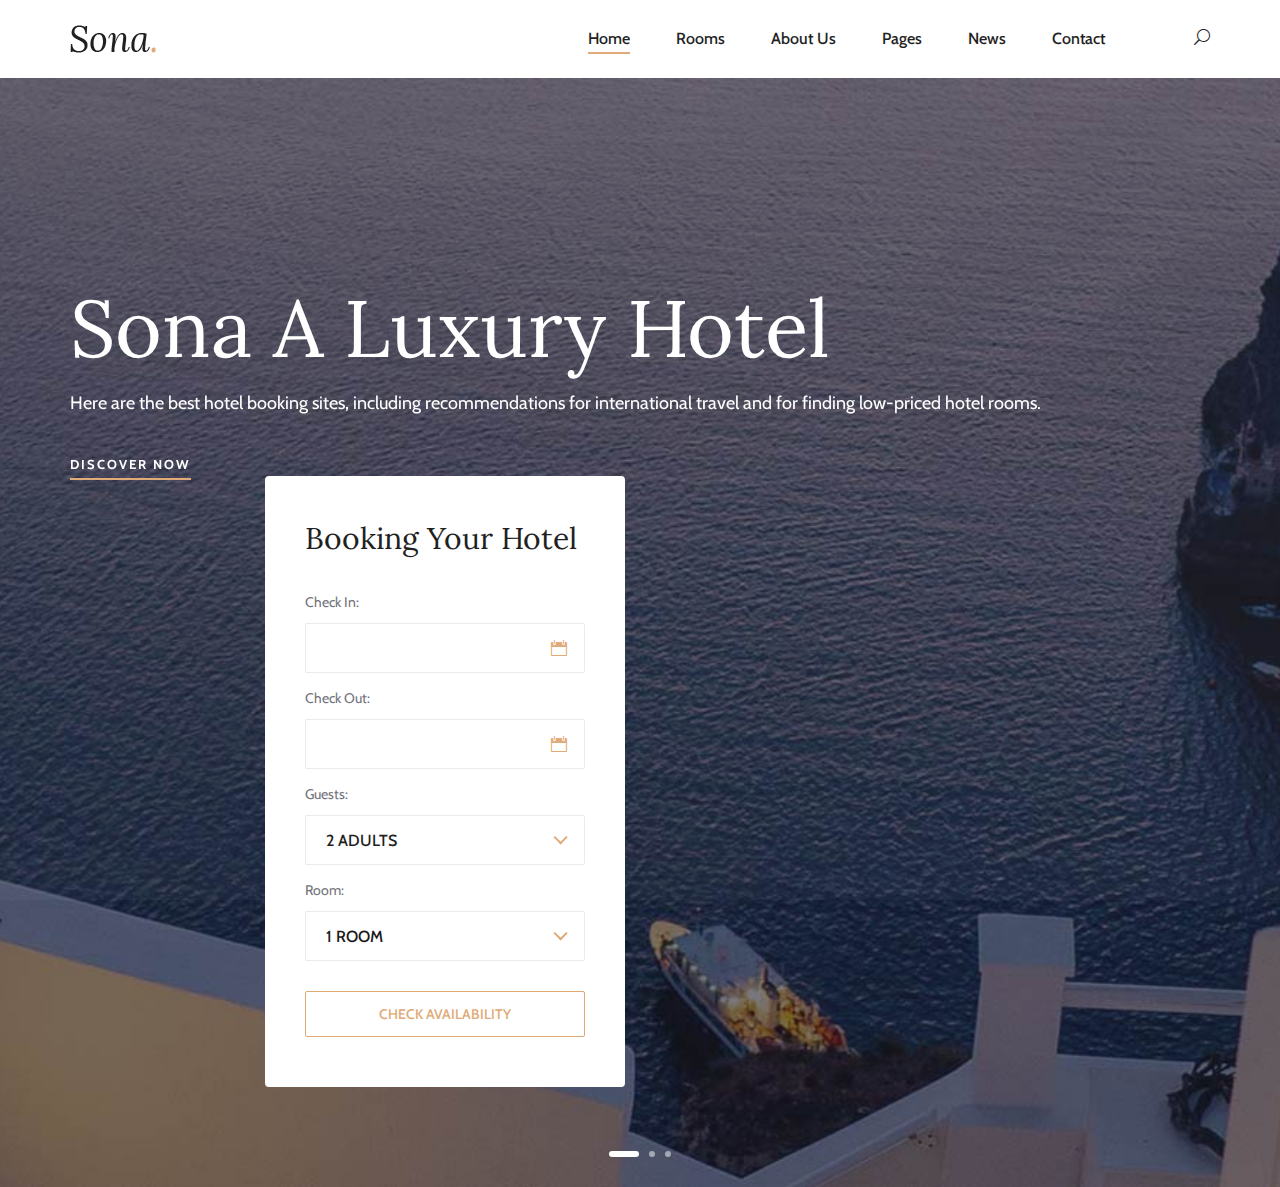
<file: src/main/webapp/WEB-INF/views/mgb/sona/index.html>
<!DOCTYPE html>
<html lang="zxx">

<head>
    <meta charset="UTF-8">
    <meta name="description" content="Sona Template">
    <meta name="keywords" content="Sona, unica, creative, html">
    <meta name="viewport" content="width=device-width, initial-scale=1.0">
    <meta http-equiv="X-UA-Compatible" content="ie=edge">
    <title>Sona | Template</title>

    <!-- Google Font -->
    <link href="https://fonts.googleapis.com/css?family=Lora:400,700&display=swap" rel="stylesheet">
    <link href="https://fonts.googleapis.com/css?family=Cabin:400,500,600,700&display=swap" rel="stylesheet">

    <!-- Css Styles -->
    <link rel="stylesheet" href="css/bootstrap.min.css" type="text/css">
    <link rel="stylesheet" href="css/font-awesome.min.css" type="text/css">
    <link rel="stylesheet" href="css/elegant-icons.css" type="text/css">
    <link rel="stylesheet" href="css/flaticon.css" type="text/css">
    <link rel="stylesheet" href="css/owl.carousel.min.css" type="text/css">
    <link rel="stylesheet" href="css/nice-select.css" type="text/css">
    <link rel="stylesheet" href="css/jquery-ui.min.css" type="text/css">
    <link rel="stylesheet" href="css/magnific-popup.css" type="text/css">
    <link rel="stylesheet" href="css/slicknav.min.css" type="text/css">
    <link rel="stylesheet" href="css/style.css" type="text/css">
</head>

<body>
    <!-- Page Preloder -->
    <div id="preloder">
        <div class="loader"></div>
    </div>

    <!-- Offcanvas Menu Section Begin -->
  

    <!-- Header Section Begin -->
    <header class="header-section">
   
        <div class="menu-item">
            <div class="container">
                <div class="row">
                    <div class="col-lg-2">
                        <div class="logo">
                            <a href="./index.html">
                                <img src="img/logo.png" alt="">
                            </a>
                        </div>
                    </div>
                    <div class="col-lg-10">
                        <div class="nav-menu">
                            <nav class="mainmenu">
                                <ul>
                                    <li class="active"><a href="./index.html">Home</a></li>
                                    <li><a href="./rooms.html">Rooms</a></li>
                                    <li><a href="./about-us.html">About Us</a></li>
                                    <li><a href="./pages.html">Pages</a>
                                        <ul class="dropdown">
                                            <li><a href="./room-details.html">Room Details</a></li>
                                            <li><a href="./blog-details.html">Blog Details</a></li>
                                            <li><a href="#">Family Room</a></li>
                                            <li><a href="#">Premium Room</a></li>
                                        </ul>
                                    </li>
                                    <li><a href="./blog.html">News</a></li>
                                    <li><a href="./contact.html">Contact</a></li>
                                </ul>
                            </nav>
                            <div class="nav-right search-switch">
                                <i class="icon_search"></i>
                            </div>
                        </div>
                    </div>
                </div>
            </div>
        </div>
    </header>
    <!-- Header End -->

    <!-- Hero Section Begin -->
    <section class="hero-section">
        <div class="container">
            <div class="row">
                <div class="col-lg-6">
                    <div class="hero-text">
                        <h1>Sona A Luxury Hotel</h1>
                        <p>Here are the best hotel booking sites, including recommendations for international
                            travel and for finding low-priced hotel rooms.</p>
                        <a href="#" class="primary-btn">Discover Now</a>
                    </div>
                </div>
                <div class="col-xl-4 col-lg-5 offset-xl-2 offset-lg-1">
                    <div class="booking-form">
                        <h3>Booking Your Hotel</h3>
                        <form action="#">
                            <div class="check-date">
                                <label for="date-in">Check In:</label>
                                <input type="text" class="date-input" id="date-in">
                                <i class="icon_calendar"></i>
                            </div>
                            <div class="check-date">
                                <label for="date-out">Check Out:</label>
                                <input type="text" class="date-input" id="date-out">
                                <i class="icon_calendar"></i>
                            </div>
                            <div class="select-option">
                                <label for="guest">Guests:</label>
                                <select id="guest">
                                    <option value="">2 Adults</option>
                                    <option value="">3 Adults</option>
                                </select>
                            </div>
                            <div class="select-option">
                                <label for="room">Room:</label>
                                <select id="room">
                                    <option value="">1 Room</option>
                                    <option value="">2 Room</option>
                                </select>
                            </div>
                            <button type="submit">Check Availability</button>
                        </form>
                    </div>
                </div>
            </div>
        </div>
        <div class="hero-slider owl-carousel">
            <div class="hs-item set-bg" data-setbg="img/hero/hero-1.jpg"></div>
            <div class="hs-item set-bg" data-setbg="img/hero/hero-2.jpg"></div>
            <div class="hs-item set-bg" data-setbg="img/hero/hero-3.jpg"></div>
        </div>
    </section>
    <!-- Hero Section End -->

    <!-- About Us Section Begin -->
  
        </div>
    </div>
    <!-- Search model end -->

    <!-- Js Plugins -->
    <script src="js/jquery-3.3.1.min.js"></script>
    <script src="js/bootstrap.min.js"></script>
    <script src="js/jquery.magnific-popup.min.js"></script>
    <script src="js/jquery.nice-select.min.js"></script>
    <script src="js/jquery-ui.min.js"></script>
    <script src="js/jquery.slicknav.js"></script>
    <script src="js/owl.carousel.min.js"></script>
    <script src="js/main.js"></script>
</body>

</html>
</file>
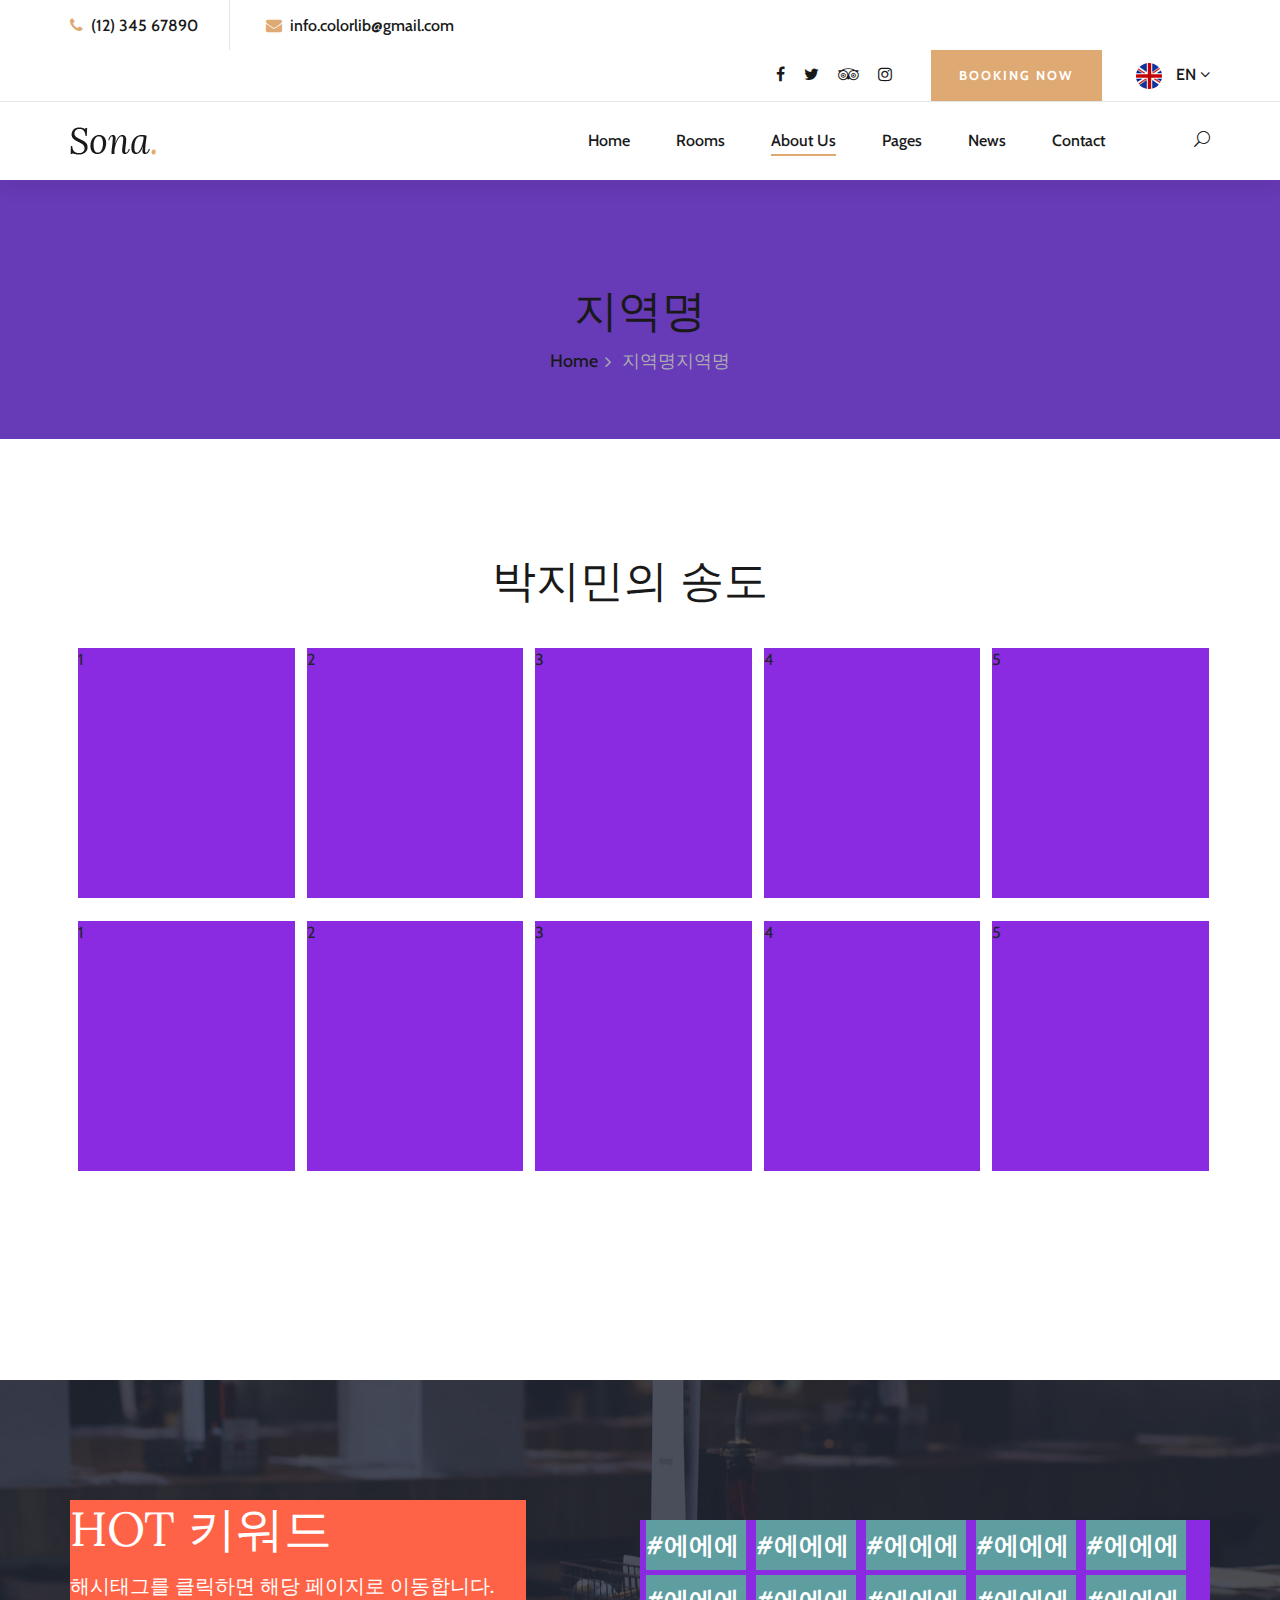
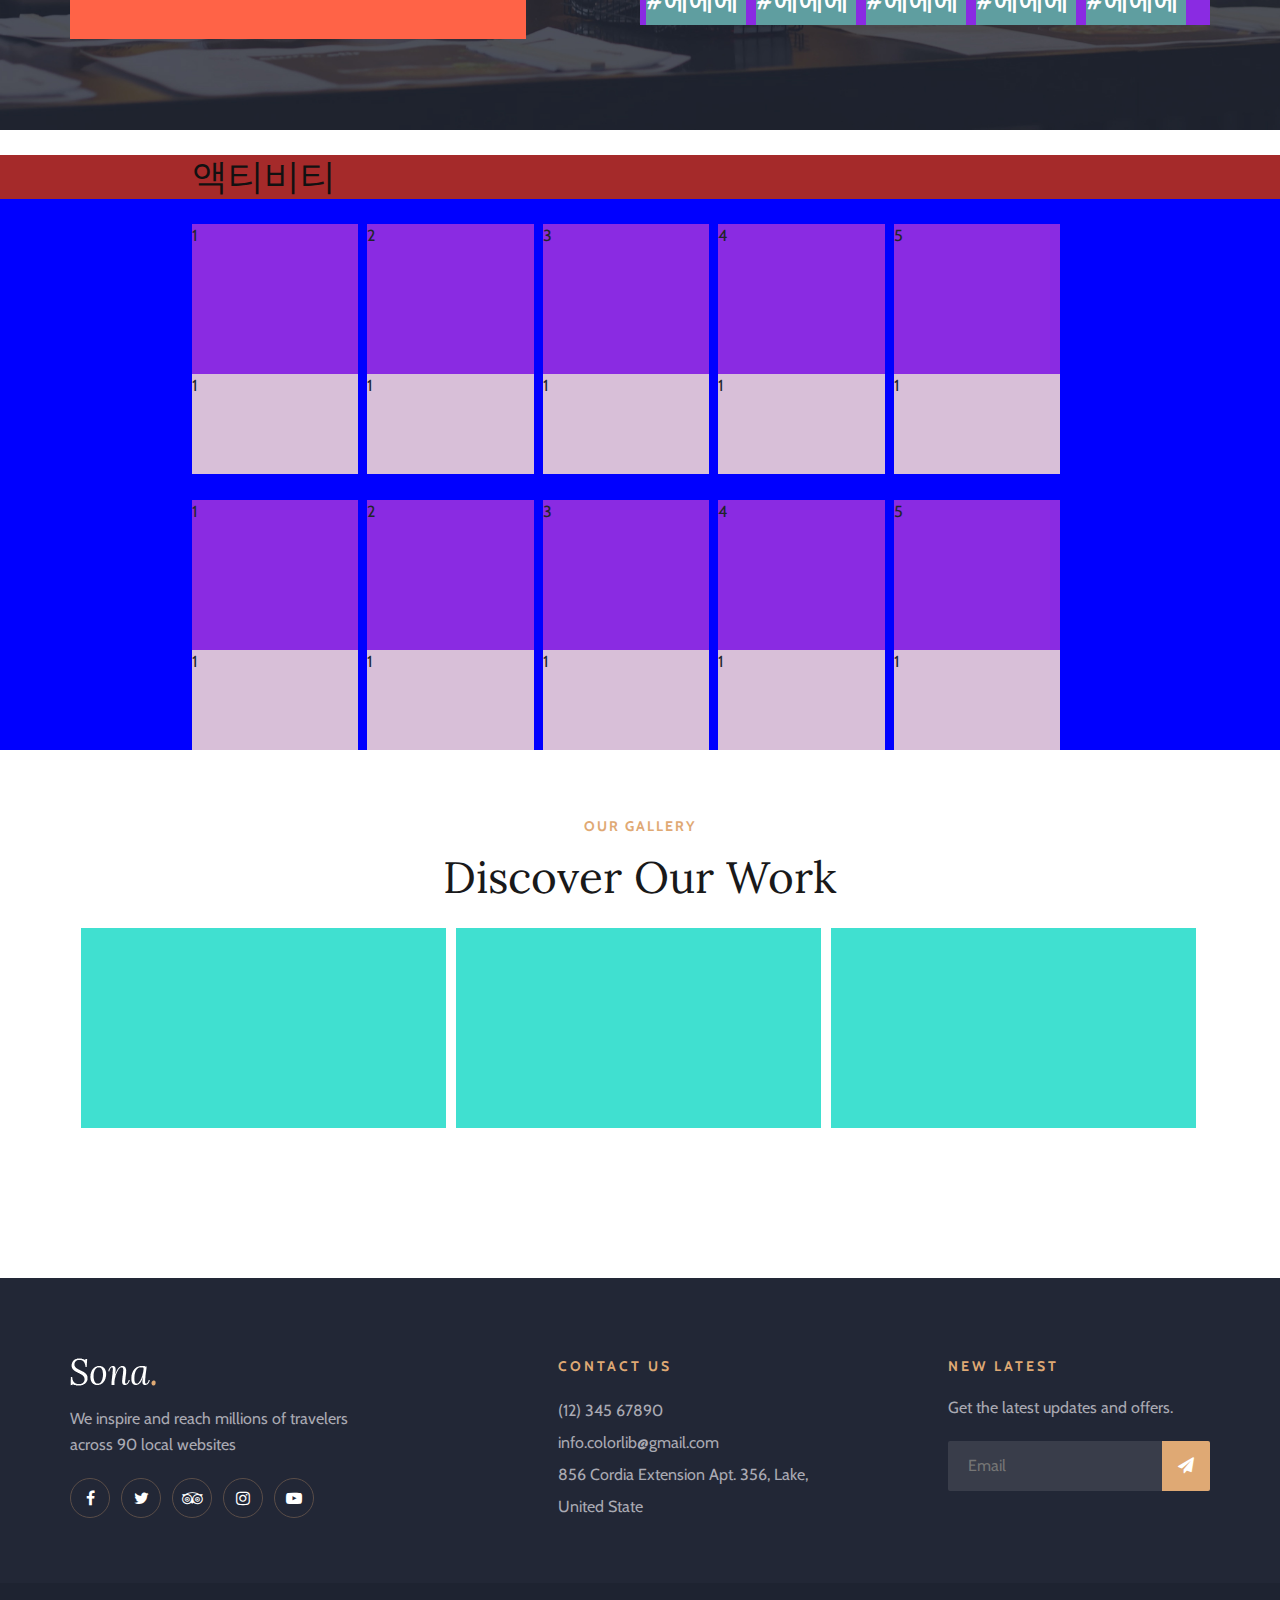
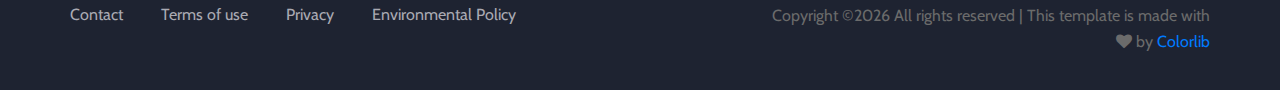
<file: src/main/webapp/WEB-INF/views/mgb/sona/about-us copy.html>
<!DOCTYPE html>
<html lang="zxx">

<head>
    <meta charset="UTF-8">
    <meta name="description" content="Sona Template">
    <meta name="keywords" content="Sona, unica, creative, html">
    <meta name="viewport" content="width=device-width, initial-scale=1.0">
    <meta http-equiv="X-UA-Compatible" content="ie=edge">
    <title>Sona | Template</title>

    <!-- Google Font -->
    <link href="https://fonts.googleapis.com/css?family=Lora:400,700&display=swap" rel="stylesheet">
    <link href="https://fonts.googleapis.com/css?family=Cabin:400,500,600,700&display=swap" rel="stylesheet">

    <!-- Css Styles -->
    <link rel="stylesheet" href="css/bootstrap.min.css" type="text/css">
    <link rel="stylesheet" href="css/font-awesome.min.css" type="text/css">
    <link rel="stylesheet" href="css/elegant-icons.css" type="text/css">
    <link rel="stylesheet" href="css/flaticon.css" type="text/css">
    <link rel="stylesheet" href="css/owl.carousel.min.css" type="text/css">
    <link rel="stylesheet" href="css/nice-select.css" type="text/css">
    <link rel="stylesheet" href="css/jquery-ui.min.css" type="text/css">
    <link rel="stylesheet" href="css/magnific-popup.css" type="text/css">
    <link rel="stylesheet" href="css/slicknav.min.css" type="text/css">
    <link rel="stylesheet" href="css/style.css" type="text/css">
    <link rel="stylesheet" href="css/style_rami.css" type="text/css">
</head>

<body>
    <!-- Page Preloder -->
    <div id="preloder">
        <div class="loader"></div>
    </div>

    <!-- Offcanvas Menu Section Begin -->
    <div class="offcanvas-menu-overlay"></div>
    <div class="canvas-open">
        <i class="icon_menu"></i>
    </div>
    <div class="offcanvas-menu-wrapper">
        <div class="canvas-close">
            <i class="icon_close"></i>
        </div>
        <div class="search-icon search-switch">
            <i class="icon_search"></i>
        </div>
        <div class="header-configure-area">
            <div class="language-option">
                <img src="img/flag.jpg" alt="">
                <span>EN <i class="fa fa-angle-down"></i></span>
                <div class="flag-dropdown">
                    <ul>
                        <li><a href="#">Zi</a></li>
                        <li><a href="#">Fr</a></li>
                    </ul>
                </div>
            </div>
            <a href="#" class="bk-btn">Booking Now</a>
        </div>
        <nav class="mainmenu mobile-menu">
            <ul>
                <li class="active"><a href="./index.html">Home</a></li>
                <li><a href="./rooms.html">Rooms</a></li>
                <li><a href="./about-us.html">About Us</a></li>
                <li><a href="./pages.html">Pages</a>
                    <ul class="dropdown">
                        <li><a href="./room-details.html">Room Details</a></li>
                        <li><a href="./blog-details.html">Blog Details</a></li>
                        <li><a href="#">Family Room</a></li>
                        <li><a href="#">Premium Room</a></li>
                    </ul>
                </li>
                <li><a href="./blog.html">News</a></li>
                <li><a href="./contact.html">Contact</a></li>
            </ul>
        </nav>
        <div id="mobile-menu-wrap"></div>
        <div class="top-social">
            <a href="#"><i class="fa fa-facebook"></i></a>
            <a href="#"><i class="fa fa-twitter"></i></a>
            <a href="#"><i class="fa fa-tripadvisor"></i></a>
            <a href="#"><i class="fa fa-instagram"></i></a>
        </div>
        <ul class="top-widget">
            <li><i class="fa fa-phone"></i> (12) 345 67890</li>
            <li><i class="fa fa-envelope"></i> info.colorlib@gmail.com</li>
        </ul>
    </div>
    <!-- Offcanvas Menu Section End -->

    <!-- Header Section Begin -->
    <header class="header-section header-normal">
        <div class="top-nav">
            <div class="container">
                <div class="row">
                    <div class="col-lg-6">
                        <ul class="tn-left">
                            <li><i class="fa fa-phone"></i> (12) 345 67890</li>
                            <li><i class="fa fa-envelope"></i> info.colorlib@gmail.com</li>
                        </ul>
                    </div>
                    <div class="col-lg-6">
                        <div class="tn-right">
                            <div class="top-social">
                                <a href="#"><i class="fa fa-facebook"></i></a>
                                <a href="#"><i class="fa fa-twitter"></i></a>
                                <a href="#"><i class="fa fa-tripadvisor"></i></a>
                                <a href="#"><i class="fa fa-instagram"></i></a>
                            </div>
                            <a href="#" class="bk-btn">Booking Now</a>
                            <div class="language-option">
                                <img src="img/flag.jpg" alt="">
                                <span>EN <i class="fa fa-angle-down"></i></span>
                                <div class="flag-dropdown">
                                    <ul>
                                        <li><a href="#">Zi</a></li>
                                        <li><a href="#">Fr</a></li>
                                    </ul>
                                </div>
                            </div>
                        </div>
                    </div>
                </div>
            </div>
        </div>
        <div class="menu-item">
            <div class="container">
                <div class="row">
                    <div class="col-lg-2">
                        <div class="logo">
                            <a href="./index.html">
                                <img src="img/logo.png" alt="">
                            </a>
                        </div>
                    </div>
                    <div class="col-lg-10">
                        <div class="nav-menu">
                            <nav class="mainmenu">
                                <ul>
                                    <li><a href="./index.html">Home</a></li>
                                    <li><a href="./rooms.html">Rooms</a></li>
                                    <li class="active"><a href="./about-us.html">About Us</a></li>
                                    <li><a href="./pages.html">Pages</a>
                                        <ul class="dropdown">
                                            <li><a href="./room-details.html">Room Details</a></li>
                                            <li><a href="./blog-details.html">Blog Details</a></li>
                                            <li><a href="#">Family Room</a></li>
                                            <li><a href="#">Premium Room</a></li>
                                        </ul>
                                    </li>
                                    <li><a href="./blog.html">News</a></li>
                                    <li><a href="./contact.html">Contact</a></li>
                                </ul>
                            </nav>
                            <div class="nav-right search-switch">
                                <i class="icon_search"></i>
                            </div>
                        </div>
                    </div>
                </div>
            </div>
        </div>
    </header>
    <!-- Header End -->

    <!-- Breadcrumb Section Begin -->
    <div class="breadcrumb-section2">
        <div class="container">
            <div class="row">
                <div class="col-lg-12">
                    <div class="breadcrumb-text">
                        <h2>지역명</h2>
                        <div class="bt-option">
                            <a href="./index.html">Home</a>
                            <span>지역명지역명</span>
                        </div>
                    </div>
                </div>
            </div>
        </div>
    </div>
    <!-- Breadcrumb Section End -->

    <!-- About Us Page Section Begin -->
    <section class="aboutus-page-section spad">
        <div class="container">
            <div class="about-page-text">
                <div class="row">
                    <div class="col-lg-6">
                        <div class="ap-title">
                            <h2 id="hot">박지민의 송도</h2>
                            <div id="siva2">
                                <nav class="navYam2">
                                    <ul>
                                        <li>1</li>
                                        <li>2</li>
                                        <li>3</li>
                                        <li>4</li>
                                        <li>5</li>
                                    </ul>
                                </nav>
                                <nav class="navYam2">
                                    <ul>
                                        <li>1</li>
                                        <li>2</li>
                                        <li>3</li>
                                        <li>4</li>
                                        <li>5</li>
                                    </ul>
                                </nav>
                            </div>
                        </div>
                    </div>    
            </div>
           
        </div>
    </section>
    <!-- About Us Page Section End -->

    <!-- Video Section Begin -->
    <section class="video-section1 set-bg" data-setbg="img/video-bg.jpg">
        <div class="container">
            <div class="row">
                <div class="col-lg-12">
                    <div class="video-text1">
                        <h2>HOT 키워드</h2>
                        <p>해시태그를 클릭하면 해당 페이지로 이동합니다.</p>
                    </div>
                        <div id="hashtag">
                            <div id="hashtag1">
                                <a href="https://www.youtube.com/watch?v=EzKkl64rRbM">#에에에</a>
                                <a href="https://www.youtube.com/watch?v=EzKkl64rRbM">#에에에</a>
                                <a href="https://www.youtube.com/watch?v=EzKkl64rRbM">#에에에</a>
                                <a href="https://www.youtube.com/watch?v=EzKkl64rRbM">#에에에</a>
                                <a href="https://www.youtube.com/watch?v=EzKkl64rRbM">#에에에</a>
                            </div>
                            <div id="hashtag2">
                                <a href="https://www.youtube.com/watch?v=EzKkl64rRbM">#에에에</a>
                                <a href="https://www.youtube.com/watch?v=EzKkl64rRbM">#에에에</a>
                                <a href="https://www.youtube.com/watch?v=EzKkl64rRbM">#에에에</a>
                                <a href="https://www.youtube.com/watch?v=EzKkl64rRbM">#에에에</a>
                                <a href="https://www.youtube.com/watch?v=EzKkl64rRbM">#에에에</a>
                            </div>
                        </div><!--hashtag-->
                </div>
            </div>
        </div>
    </section>
    <!-- Video Section End -->

    <!-- 액티비티 -->
    <section class="siva1">
        <div id="siva3">
            <h2 id="sivaH3">액티비티</h2>
            <div id="button1">
                
            </div>
            <div id="navSale">
                <nav id="navYam4">
                    <ul>
                        <li>1<div class="navYam4div">1</div></li>
                        <li>2<div class="navYam4div">1</div></li>
                        <li>3<div class="navYam4div">1</div></li>
                        <li>4<div class="navYam4div">1</div></li>
                        <li>5<div class="navYam4div">1</div></li>
    
                    </ul>
                </nav>
                <nav id="navYam5">
                    <ul>
                        <li>1<div class="navYam4div">1</div></li>
                        <li>2<div class="navYam4div">1</div></li>
                        <li>3<div class="navYam4div">1</div></li>
                        <li>4<div class="navYam4div">1</div></li>
                        <li>5<div class="navYam4div">1</div></li>
                    </ul>
                </nav>
            </div>
        </div>
    </section>

    <!-- Gallery Section Begin -->
    <section class="Hot">
        <div class="container">
            <div class="section-title">
                <span>Our Gallery</span>
                <h2>Discover Our Work</h2>
            </div>
            
            <div id="hotId">
                <div class="hothot"></div>

                <div class="hothot"></div>

                <div class="hothot"></div>
            </div>
          
        </div>
    </section>
    <!-- Gallery Section End -->

    <!-- Footer Section Begin -->
    <footer class="footer-section">
        <div class="container">
            <div class="footer-text">
                <div class="row">
                    <div class="col-lg-4">
                        <div class="ft-about">
                            <div class="logo">
                                <a href="#">
                                    <img src="img/footer-logo.png" alt="">
                                </a>
                            </div>
                            <p>We inspire and reach millions of travelers<br /> across 90 local websites</p>
                            <div class="fa-social">
                                <a href="#"><i class="fa fa-facebook"></i></a>
                                <a href="#"><i class="fa fa-twitter"></i></a>
                                <a href="#"><i class="fa fa-tripadvisor"></i></a>
                                <a href="#"><i class="fa fa-instagram"></i></a>
                                <a href="#"><i class="fa fa-youtube-play"></i></a>
                            </div>
                        </div>
                    </div>
                    <div class="col-lg-3 offset-lg-1">
                        <div class="ft-contact">
                            <h6>Contact Us</h6>
                            <ul>
                                <li>(12) 345 67890</li>
                                <li>info.colorlib@gmail.com</li>
                                <li>856 Cordia Extension Apt. 356, Lake, United State</li>
                            </ul>
                        </div>
                    </div>
                    <div class="col-lg-3 offset-lg-1">
                        <div class="ft-newslatter">
                            <h6>New latest</h6>
                            <p>Get the latest updates and offers.</p>
                            <form action="#" class="fn-form">
                                <input type="text" placeholder="Email">
                                <button type="submit"><i class="fa fa-send"></i></button>
                            </form>
                        </div>
                    </div>
                </div>
            </div>
        </div>
        <div class="copyright-option">
            <div class="container">
                <div class="row">
                    <div class="col-lg-7">
                        <ul>
                            <li><a href="#">Contact</a></li>
                            <li><a href="#">Terms of use</a></li>
                            <li><a href="#">Privacy</a></li>
                            <li><a href="#">Environmental Policy</a></li>
                        </ul>
                    </div>
                    <div class="col-lg-5">
                        <div class="co-text"><p><!-- Link back to Colorlib can't be removed. Template is licensed under CC BY 3.0. -->
  Copyright &copy;<script>document.write(new Date().getFullYear());</script> All rights reserved | This template is made with <i class="fa fa-heart" aria-hidden="true"></i> by <a href="https://colorlib.com" target="_blank">Colorlib</a>
  <!-- Link back to Colorlib can't be removed. Template is licensed under CC BY 3.0. --></p></div>
                    </div>
                </div>
            </div>
        </div>
    </footer>
    <!-- Footer Section End -->

    <!-- Search model Begin -->
    <div class="search-model">
        <div class="h-100 d-flex align-items-center justify-content-center">
            <div class="search-close-switch"><i class="icon_close"></i></div>
            <form class="search-model-form">
                <input type="text" id="search-input" placeholder="Search here.....">
            </form>
        </div>
    </div>
    <!-- Search model end -->

    <!-- Js Plugins -->
    <script src="js/jquery-3.3.1.min.js"></script>
    <script src="js/bootstrap.min.js"></script>
    <script src="js/jquery.magnific-popup.min.js"></script>
    <script src="js/jquery.nice-select.min.js"></script>
    <script src="js/jquery-ui.min.js"></script>
    <script src="js/jquery.slicknav.js"></script>
    <script src="js/owl.carousel.min.js"></script>
    <script src="js/main.js"></script>
</body>

</html>
</file>
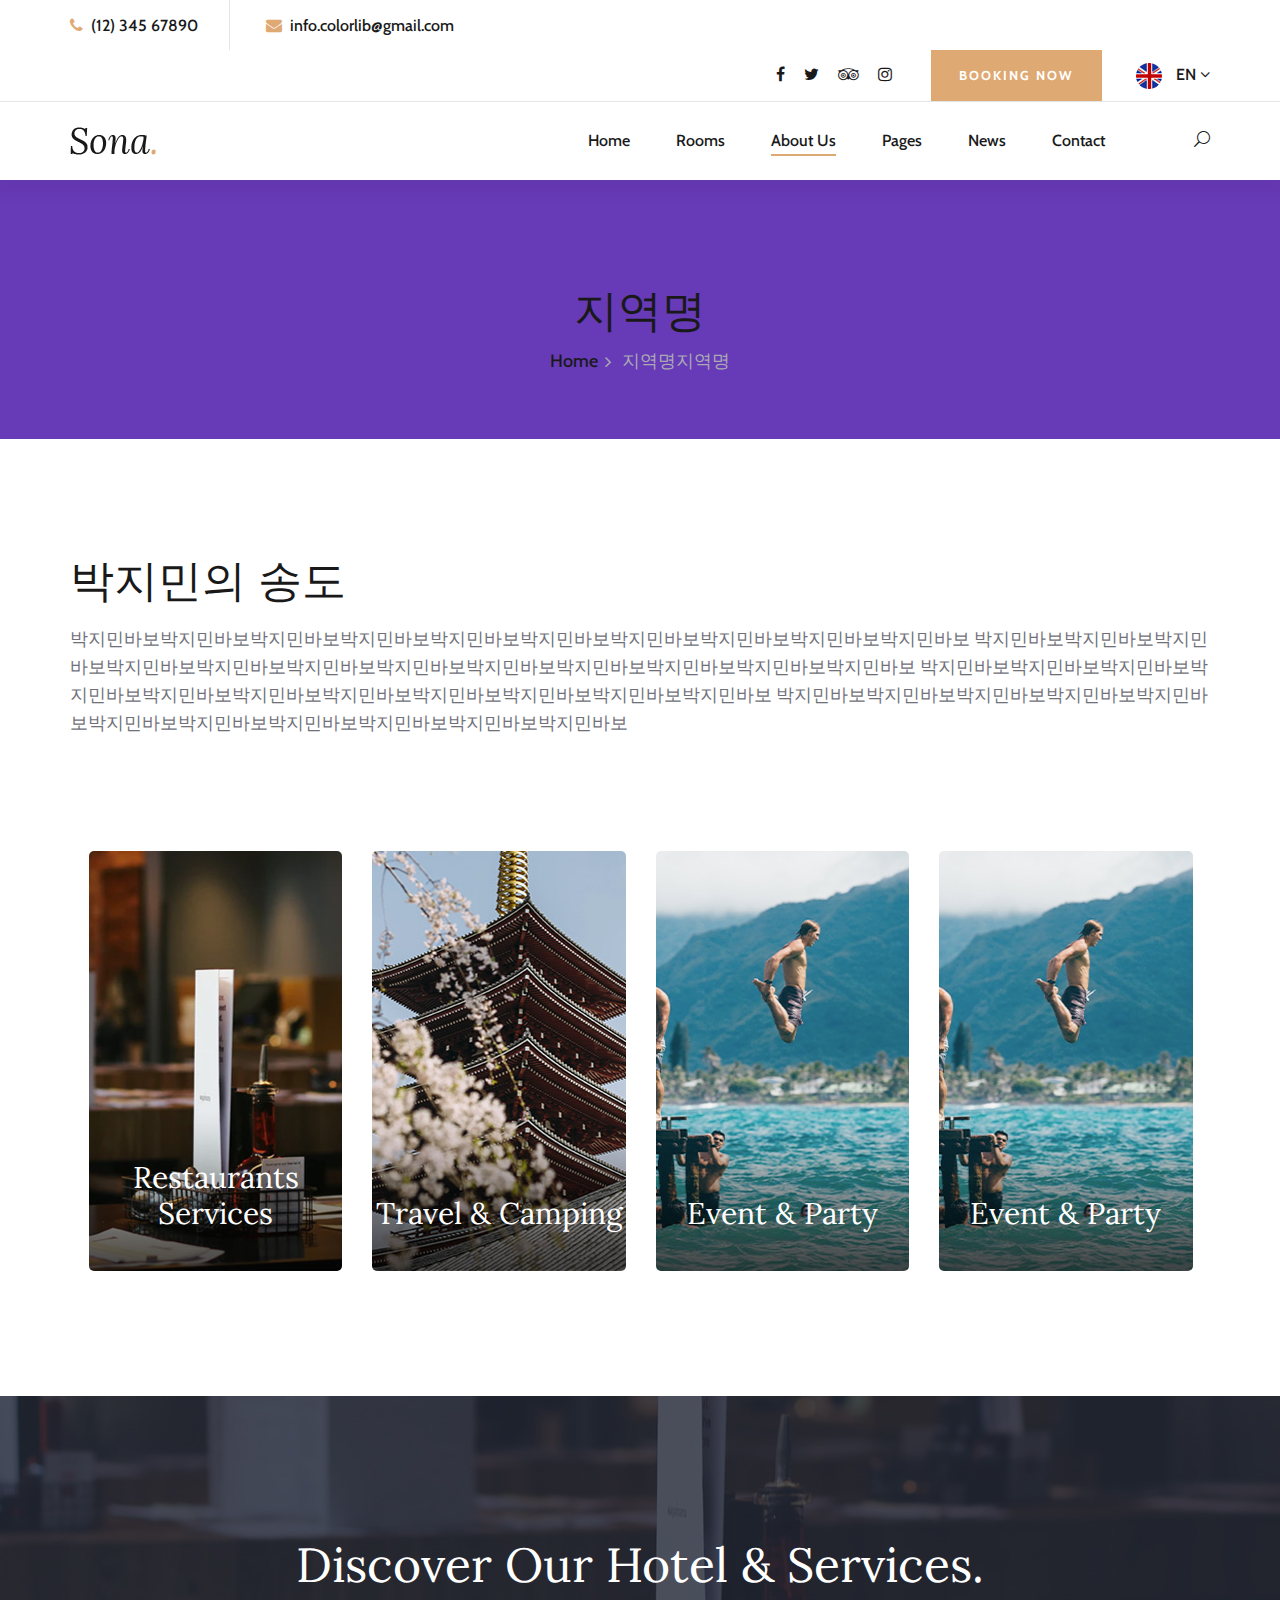
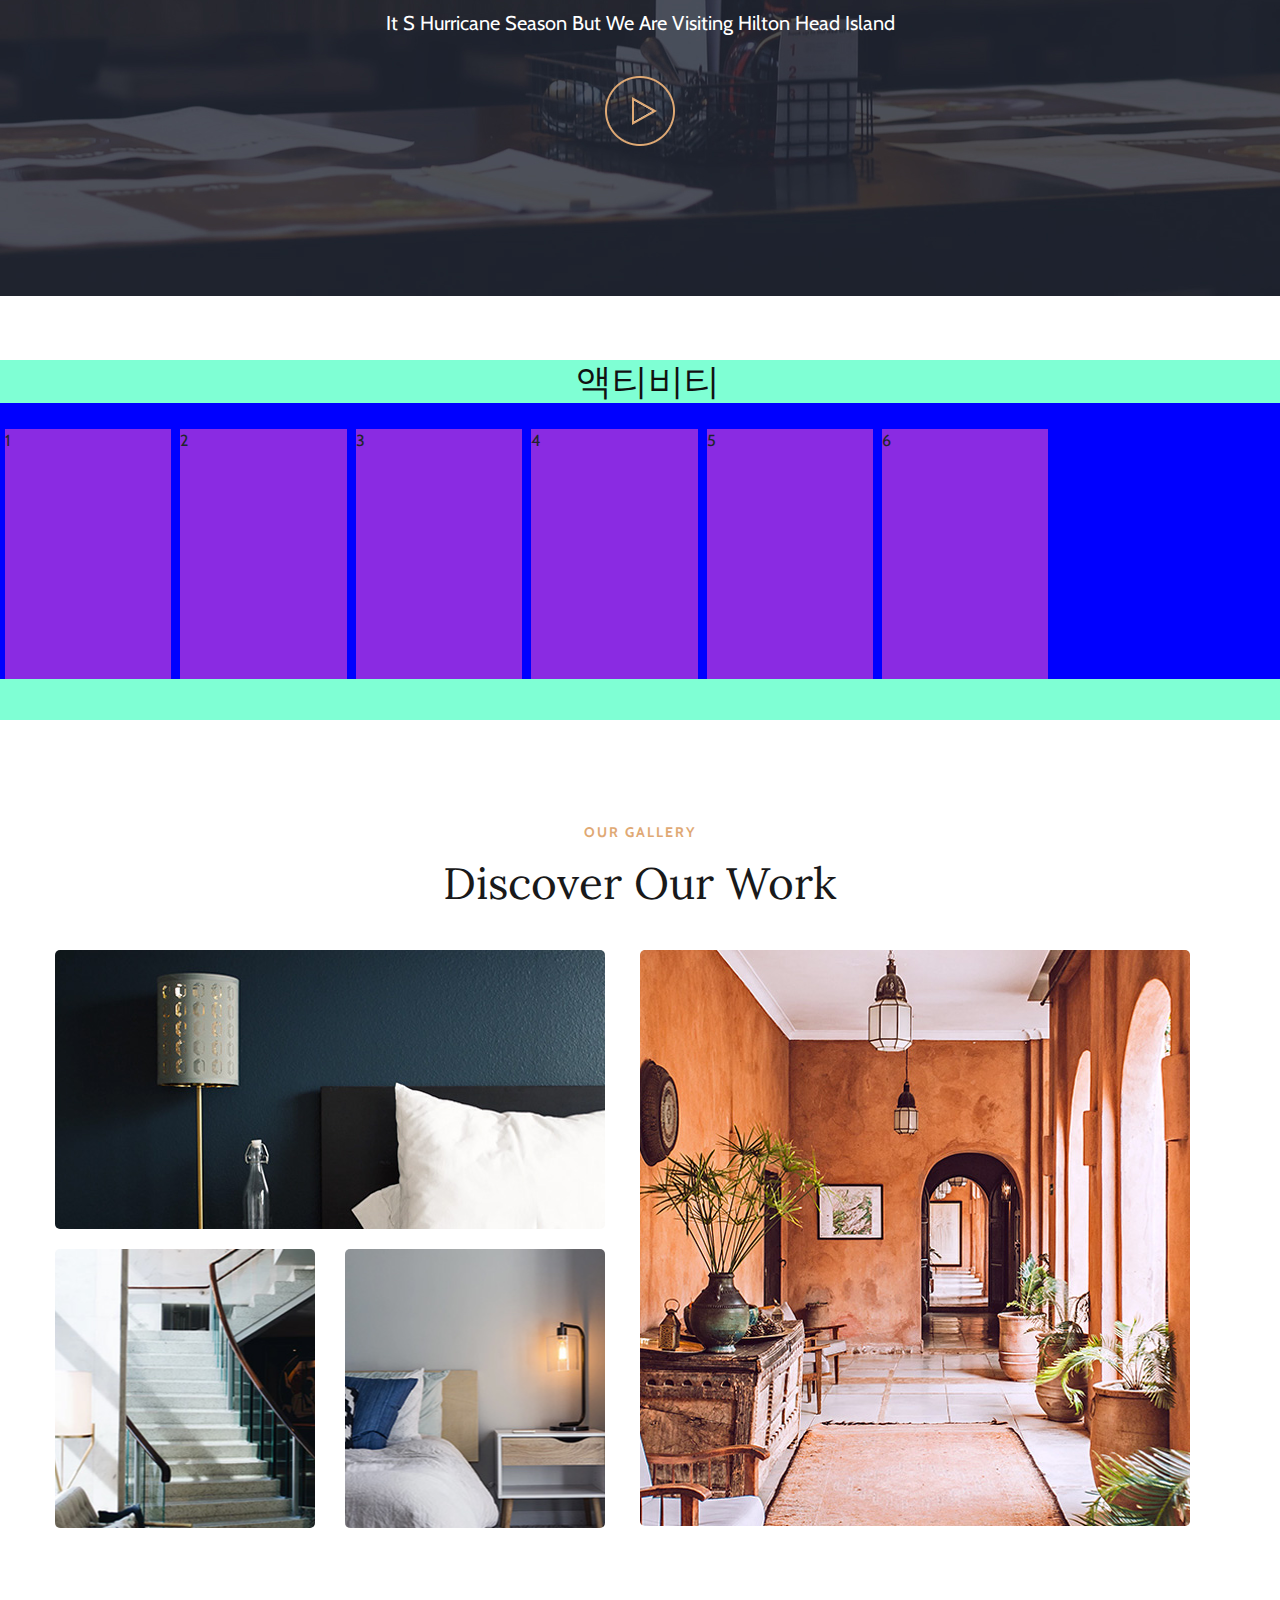
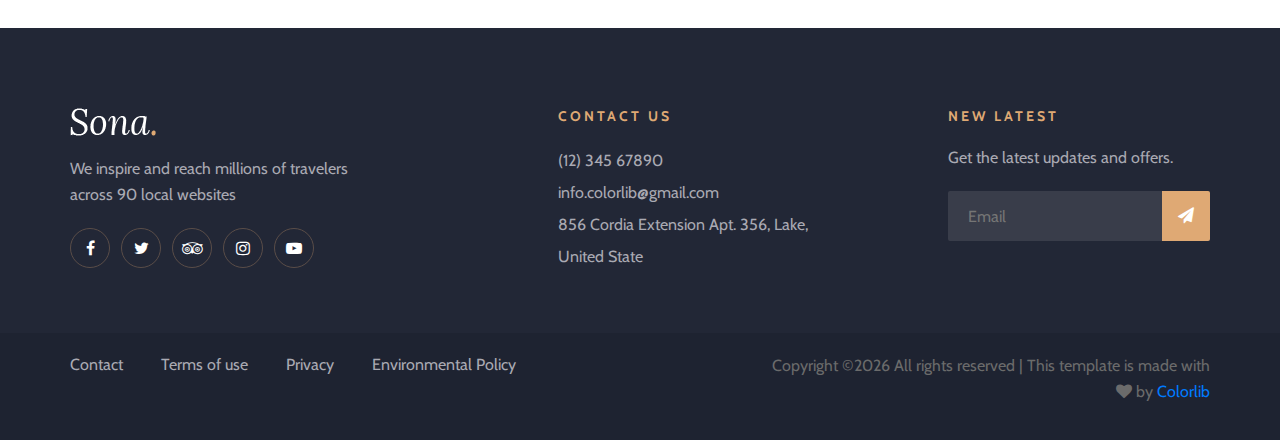
<file: src/main/webapp/WEB-INF/views/mgb/sona/about-us.html>
<!DOCTYPE html>
<html lang="zxx">

<head>
    <meta charset="UTF-8">
    <meta name="description" content="Sona Template">
    <meta name="keywords" content="Sona, unica, creative, html">
    <meta name="viewport" content="width=device-width, initial-scale=1.0">
    <meta http-equiv="X-UA-Compatible" content="ie=edge">
    <title>Sona | Template</title>

    <!-- Google Font -->
    <link href="https://fonts.googleapis.com/css?family=Lora:400,700&display=swap" rel="stylesheet">
    <link href="https://fonts.googleapis.com/css?family=Cabin:400,500,600,700&display=swap" rel="stylesheet">

    <!-- Css Styles -->
    <link rel="stylesheet" href="css/bootstrap.min.css" type="text/css">
    <link rel="stylesheet" href="css/font-awesome.min.css" type="text/css">
    <link rel="stylesheet" href="css/elegant-icons.css" type="text/css">
    <link rel="stylesheet" href="css/flaticon.css" type="text/css">
    <link rel="stylesheet" href="css/owl.carousel.min.css" type="text/css">
    <link rel="stylesheet" href="css/nice-select.css" type="text/css">
    <link rel="stylesheet" href="css/jquery-ui.min.css" type="text/css">
    <link rel="stylesheet" href="css/magnific-popup.css" type="text/css">
    <link rel="stylesheet" href="css/slicknav.min.css" type="text/css">
    <link rel="stylesheet" href="css/style.css" type="text/css">
    <link rel="stylesheet" href="css/style_rami.css" type="text/css">
</head>

<body>
    <!-- Page Preloder -->
    <div id="preloder">
        <div class="loader"></div>
    </div>

    <!-- Offcanvas Menu Section Begin -->
    <div class="offcanvas-menu-overlay"></div>
    <div class="canvas-open">
        <i class="icon_menu"></i>
    </div>
    <div class="offcanvas-menu-wrapper">
        <div class="canvas-close">
            <i class="icon_close"></i>
        </div>
        <div class="search-icon search-switch">
            <i class="icon_search"></i>
        </div>
        <div class="header-configure-area">
            <div class="language-option">
                <img src="img/flag.jpg" alt="">
                <span>EN <i class="fa fa-angle-down"></i></span>
                <div class="flag-dropdown">
                    <ul>
                        <li><a href="#">Zi</a></li>
                        <li><a href="#">Fr</a></li>
                    </ul>
                </div>
            </div>
            <a href="#" class="bk-btn">Booking Now</a>
        </div>
        <nav class="mainmenu mobile-menu">
            <ul>
                <li class="active"><a href="./index.html">Home</a></li>
                <li><a href="./rooms.html">Rooms</a></li>
                <li><a href="./about-us.html">About Us</a></li>
                <li><a href="./pages.html">Pages</a>
                    <ul class="dropdown">
                        <li><a href="./room-details.html">Room Details</a></li>
                        <li><a href="./blog-details.html">Blog Details</a></li>
                        <li><a href="#">Family Room</a></li>
                        <li><a href="#">Premium Room</a></li>
                    </ul>
                </li>
                <li><a href="./blog.html">News</a></li>
                <li><a href="./contact.html">Contact</a></li>
            </ul>
        </nav>
        <div id="mobile-menu-wrap"></div>
        <div class="top-social">
            <a href="#"><i class="fa fa-facebook"></i></a>
            <a href="#"><i class="fa fa-twitter"></i></a>
            <a href="#"><i class="fa fa-tripadvisor"></i></a>
            <a href="#"><i class="fa fa-instagram"></i></a>
        </div>
        <ul class="top-widget">
            <li><i class="fa fa-phone"></i> (12) 345 67890</li>
            <li><i class="fa fa-envelope"></i> info.colorlib@gmail.com</li>
        </ul>
    </div>
    <!-- Offcanvas Menu Section End -->

    <!-- Header Section Begin -->
    <header class="header-section header-normal">
        <div class="top-nav">
            <div class="container">
                <div class="row">
                    <div class="col-lg-6">
                        <ul class="tn-left">
                            <li><i class="fa fa-phone"></i> (12) 345 67890</li>
                            <li><i class="fa fa-envelope"></i> info.colorlib@gmail.com</li>
                        </ul>
                    </div>
                    <div class="col-lg-6">
                        <div class="tn-right">
                            <div class="top-social">
                                <a href="#"><i class="fa fa-facebook"></i></a>
                                <a href="#"><i class="fa fa-twitter"></i></a>
                                <a href="#"><i class="fa fa-tripadvisor"></i></a>
                                <a href="#"><i class="fa fa-instagram"></i></a>
                            </div>
                            <a href="#" class="bk-btn">Booking Now</a>
                            <div class="language-option">
                                <img src="img/flag.jpg" alt="">
                                <span>EN <i class="fa fa-angle-down"></i></span>
                                <div class="flag-dropdown">
                                    <ul>
                                        <li><a href="#">Zi</a></li>
                                        <li><a href="#">Fr</a></li>
                                    </ul>
                                </div>
                            </div>
                        </div>
                    </div>
                </div>
            </div>
        </div>
        <div class="menu-item">
            <div class="container">
                <div class="row">
                    <div class="col-lg-2">
                        <div class="logo">
                            <a href="./index.html">
                                <img src="img/logo.png" alt="">
                            </a>
                        </div>
                    </div>
                    <div class="col-lg-10">
                        <div class="nav-menu">
                            <nav class="mainmenu">
                                <ul>
                                    <li><a href="./index.html">Home</a></li>
                                    <li><a href="./rooms.html">Rooms</a></li>
                                    <li class="active"><a href="./about-us.html">About Us</a></li>
                                    <li><a href="./pages.html">Pages</a>
                                        <ul class="dropdown">
                                            <li><a href="./room-details.html">Room Details</a></li>
                                            <li><a href="./blog-details.html">Blog Details</a></li>
                                            <li><a href="#">Family Room</a></li>
                                            <li><a href="#">Premium Room</a></li>
                                        </ul>
                                    </li>
                                    <li><a href="./blog.html">News</a></li>
                                    <li><a href="./contact.html">Contact</a></li>
                                </ul>
                            </nav>
                            <div class="nav-right search-switch">
                                <i class="icon_search"></i>
                            </div>
                        </div>
                    </div>
                </div>
            </div>
        </div>
    </header>
    <!-- Header End -->

    <!-- Breadcrumb Section Begin -->
    <div class="breadcrumb-section">
        <div class="container">
            <div class="row">
                <div class="col-lg-12">
                    <div class="breadcrumb-text">
                        <h2>지역명</h2>
                        <div class="bt-option">
                            <a href="./index.html">Home</a>
                            <span>지역명지역명</span>
                        </div>
                    </div>
                </div>
            </div>
        </div>
    </div>
    <!-- Breadcrumb Section End -->

    <!-- About Us Page Section Begin -->
    <section class="aboutus-page-section spad">
        <div class="container">
            <div class="about-page-text">
                <div class="row">
                    <div class="col-lg-6">
                        <div class="ap-title">
                            <h2>박지민의 송도</h2>
                            <p>박지민바보박지민바보박지민바보박지민바보박지민바보박지민바보박지민바보박지민바보박지민바보박지민바보
                                박지민바보박지민바보박지민바보박지민바보박지민바보박지민바보박지민바보박지민바보박지민바보박지민바보박지민바보박지민바보
                                박지민바보박지민바보박지민바보박지민바보박지민바보박지민바보박지민바보박지민바보박지민바보박지민바보박지민바보
                                박지민바보박지민바보박지민바보박지민바보박지민바보박지민바보박지민바보박지민바보박지민바보박지민바보박지민바보
                            </p>
                        </div>
                    </div>
                
            </div>
            <div class="about-page-services">
                <div class="row">
                    <div class="col-md-4">
                        <div class="ap-service-item set-bg" data-setbg="img/about/about-p1.jpg">
                            <div class="api-text">
                                <h3>Restaurants Services</h3>
                            </div>
                        </div>
                    </div>
                    <div class="col-md-4">
                        <div class="ap-service-item set-bg" data-setbg="img/about/about-p2.jpg">
                            <div class="api-text">
                                <h3>Travel & Camping</h3>
                            </div>
                        </div>
                    </div>
                    <div class="col-md-4">
                        <div class="ap-service-item set-bg" data-setbg="img/about/about-p3.jpg">
                            <div class="api-text">
                                <h3>Event & Party</h3>
                            </div>
                        </div>
                    </div>

                    <div class="col-md-4">
                        <div class="ap-service-item set-bg" data-setbg="img/about/about-p3.jpg">
                            <div class="api-text">
                                <h3>Event & Party</h3>
                            </div>
                        </div>
                    </div>
                </div>
            </div>
        </div>
    </section>
    <!-- About Us Page Section End -->

    <!-- Video Section Begin -->
    <section class="video-section set-bg" data-setbg="img/video-bg.jpg">
        <div class="container">
            <div class="row">
                <div class="col-lg-12">
                    <div class="video-text">
                        <h2>Discover Our Hotel & Services.</h2>
                        <p>It S Hurricane Season But We Are Visiting Hilton Head Island</p>
                        <a href="https://www.youtube.com/watch?v=EzKkl64rRbM" class="play-btn video-popup"><img
                                src="img/play.png" alt=""></a>
                    </div>
                </div>
            </div>
        </div>
    </section>
    <!-- Video Section End -->

    <!-- 액티비티 -->
    <section class="siva">
        <div id="siva2">
            <h2 id="sivaH2">액티비티</h2>
            <div id="button1">
                
            </div>
            <nav id="navYam">
                <ul>
                    <li>1</li>
                    <li>2</li>
                    <li>3</li>
                    <li>4</li>
                    <li>5</li>
                    <li>6</li>
                </ul>
            </nav>
        </div>
    </section>

    <!-- Gallery Section Begin -->
    <section class="gallery-section spad">
        <div class="container">
            <div class="row">
                <div class="col-lg-12">
                    <div class="section-title">
                        <span>Our Gallery</span>
                        <h2>Discover Our Work</h2>
                    </div>
                </div>
            </div>
            <div class="row">
                <div class="col-lg-20 right">
                    <div class="gallery-item set-bg siba" data-setbg="img/gallery/gallery-1.jpg">
                        <div class="gi-text">
                            <h3>Room Luxury</h3>
                        </div>
                    </div>
                    <div class="row">
                        <div class="col-sm-6">
                            <div class="gallery-item set-bg" data-setbg="img/gallery/gallery-3.jpg">
                                <div class="gi-text">
                                    <h3>Room Luxury</h3>
                                </div>
                            </div>
                        </div>
                        <div class="col-sm-6">
                            <div class="gallery-item set-bg" data-setbg="img/gallery/gallery-4.jpg">
                                <div class="gi-text">
                                    <h3>Room Luxury</h3>
                                </div>
                            </div>
                        </div>
                    </div>
                </div>
                <div class="col-lg-20">
                    <div class="gallery-item large-item set-bg" data-setbg="img/gallery/gallery-2.jpg">
                        <div class="gi-text">
                            <h3>Room Luxury</h3>
                        </div>
                    </div>
                </div>
            </div>
        </div>
    </section>
    <!-- Gallery Section End -->

    <!-- Footer Section Begin -->
    <footer class="footer-section">
        <div class="container">
            <div class="footer-text">
                <div class="row">
                    <div class="col-lg-4">
                        <div class="ft-about">
                            <div class="logo">
                                <a href="#">
                                    <img src="img/footer-logo.png" alt="">
                                </a>
                            </div>
                            <p>We inspire and reach millions of travelers<br /> across 90 local websites</p>
                            <div class="fa-social">
                                <a href="#"><i class="fa fa-facebook"></i></a>
                                <a href="#"><i class="fa fa-twitter"></i></a>
                                <a href="#"><i class="fa fa-tripadvisor"></i></a>
                                <a href="#"><i class="fa fa-instagram"></i></a>
                                <a href="#"><i class="fa fa-youtube-play"></i></a>
                            </div>
                        </div>
                    </div>
                    <div class="col-lg-3 offset-lg-1">
                        <div class="ft-contact">
                            <h6>Contact Us</h6>
                            <ul>
                                <li>(12) 345 67890</li>
                                <li>info.colorlib@gmail.com</li>
                                <li>856 Cordia Extension Apt. 356, Lake, United State</li>
                            </ul>
                        </div>
                    </div>
                    <div class="col-lg-3 offset-lg-1">
                        <div class="ft-newslatter">
                            <h6>New latest</h6>
                            <p>Get the latest updates and offers.</p>
                            <form action="#" class="fn-form">
                                <input type="text" placeholder="Email">
                                <button type="submit"><i class="fa fa-send"></i></button>
                            </form>
                        </div>
                    </div>
                </div>
            </div>
        </div>
        <div class="copyright-option">
            <div class="container">
                <div class="row">
                    <div class="col-lg-7">
                        <ul>
                            <li><a href="#">Contact</a></li>
                            <li><a href="#">Terms of use</a></li>
                            <li><a href="#">Privacy</a></li>
                            <li><a href="#">Environmental Policy</a></li>
                        </ul>
                    </div>
                    <div class="col-lg-5">
                        <div class="co-text"><p><!-- Link back to Colorlib can't be removed. Template is licensed under CC BY 3.0. -->
  Copyright &copy;<script>document.write(new Date().getFullYear());</script> All rights reserved | This template is made with <i class="fa fa-heart" aria-hidden="true"></i> by <a href="https://colorlib.com" target="_blank">Colorlib</a>
  <!-- Link back to Colorlib can't be removed. Template is licensed under CC BY 3.0. --></p></div>
                    </div>
                </div>
            </div>
        </div>
    </footer>
    <!-- Footer Section End -->

    <!-- Search model Begin -->
    <div class="search-model">
        <div class="h-100 d-flex align-items-center justify-content-center">
            <div class="search-close-switch"><i class="icon_close"></i></div>
            <form class="search-model-form">
                <input type="text" id="search-input" placeholder="Search here.....">
            </form>
        </div>
    </div>
    <!-- Search model end -->

    <!-- Js Plugins -->
    <script src="js/jquery-3.3.1.min.js"></script>
    <script src="js/bootstrap.min.js"></script>
    <script src="js/jquery.magnific-popup.min.js"></script>
    <script src="js/jquery.nice-select.min.js"></script>
    <script src="js/jquery-ui.min.js"></script>
    <script src="js/jquery.slicknav.js"></script>
    <script src="js/owl.carousel.min.js"></script>
    <script src="js/main.js"></script>
</body>

</html>
</file>
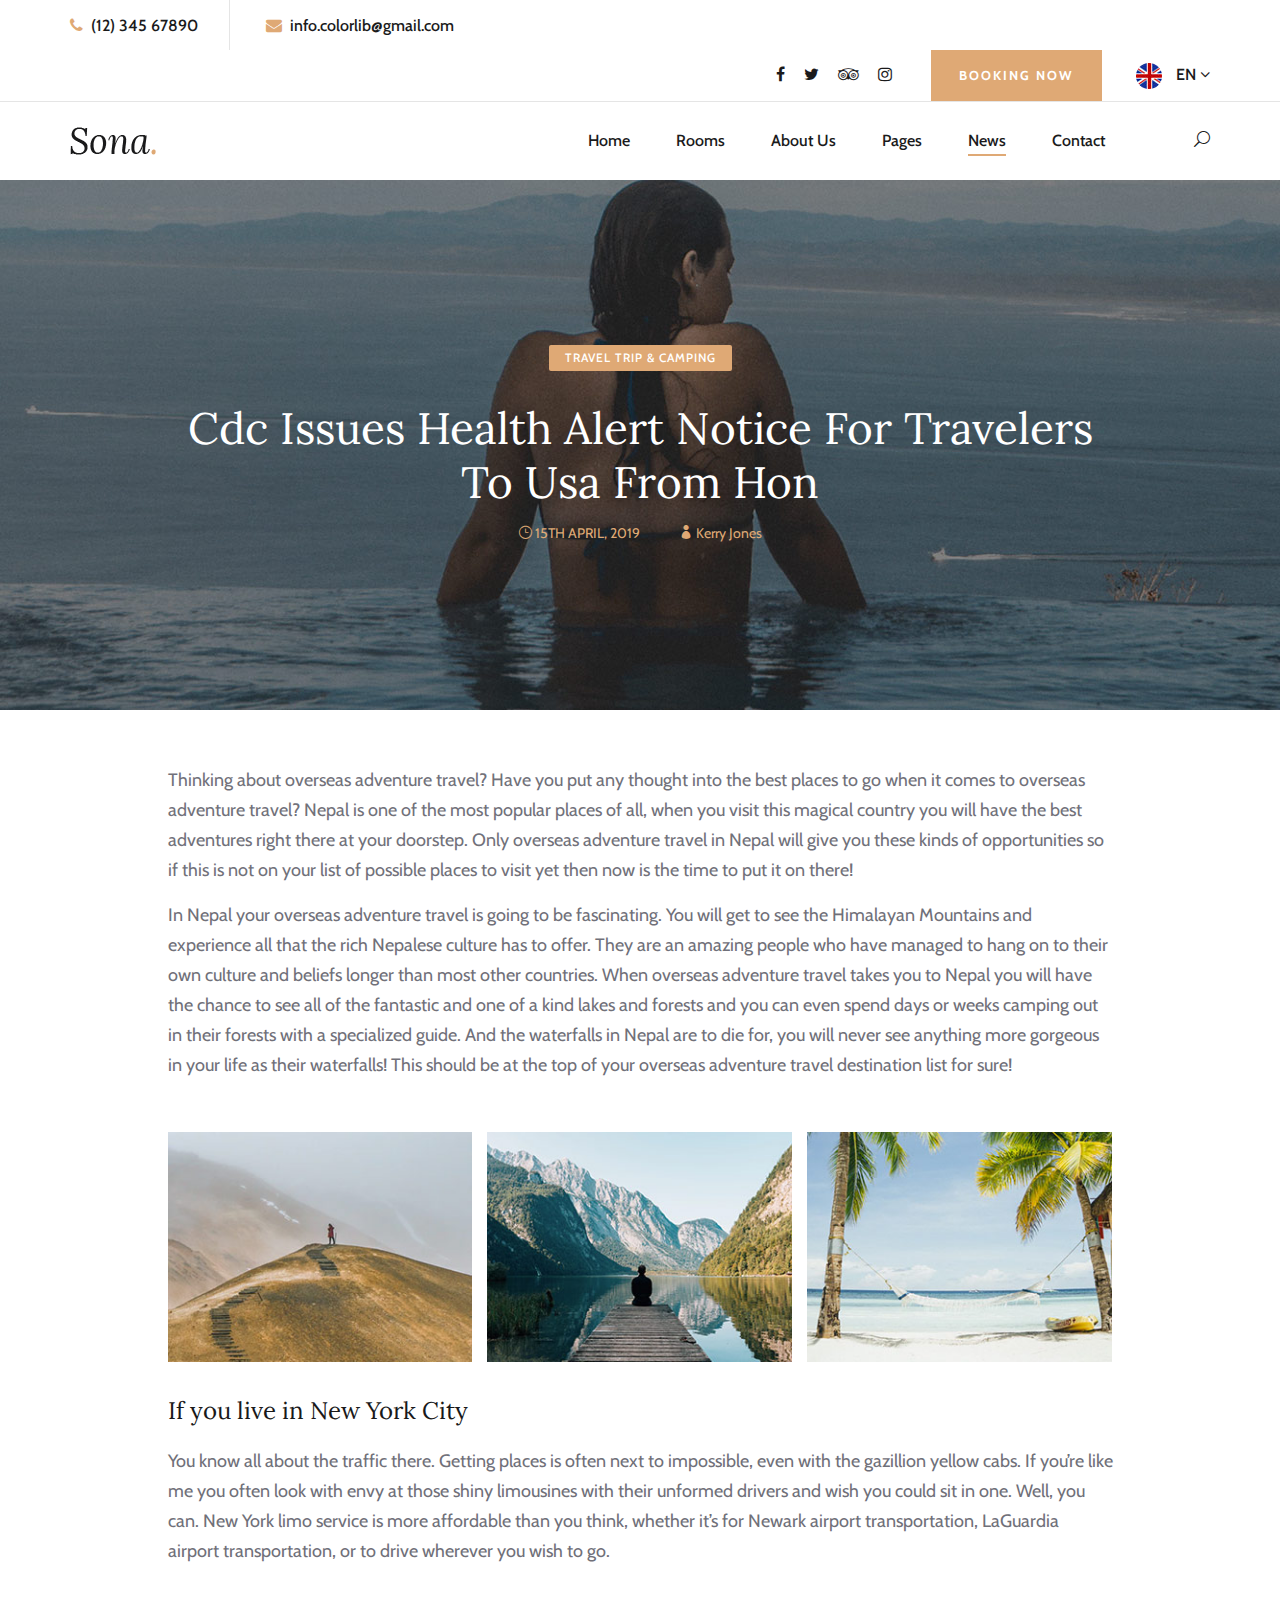
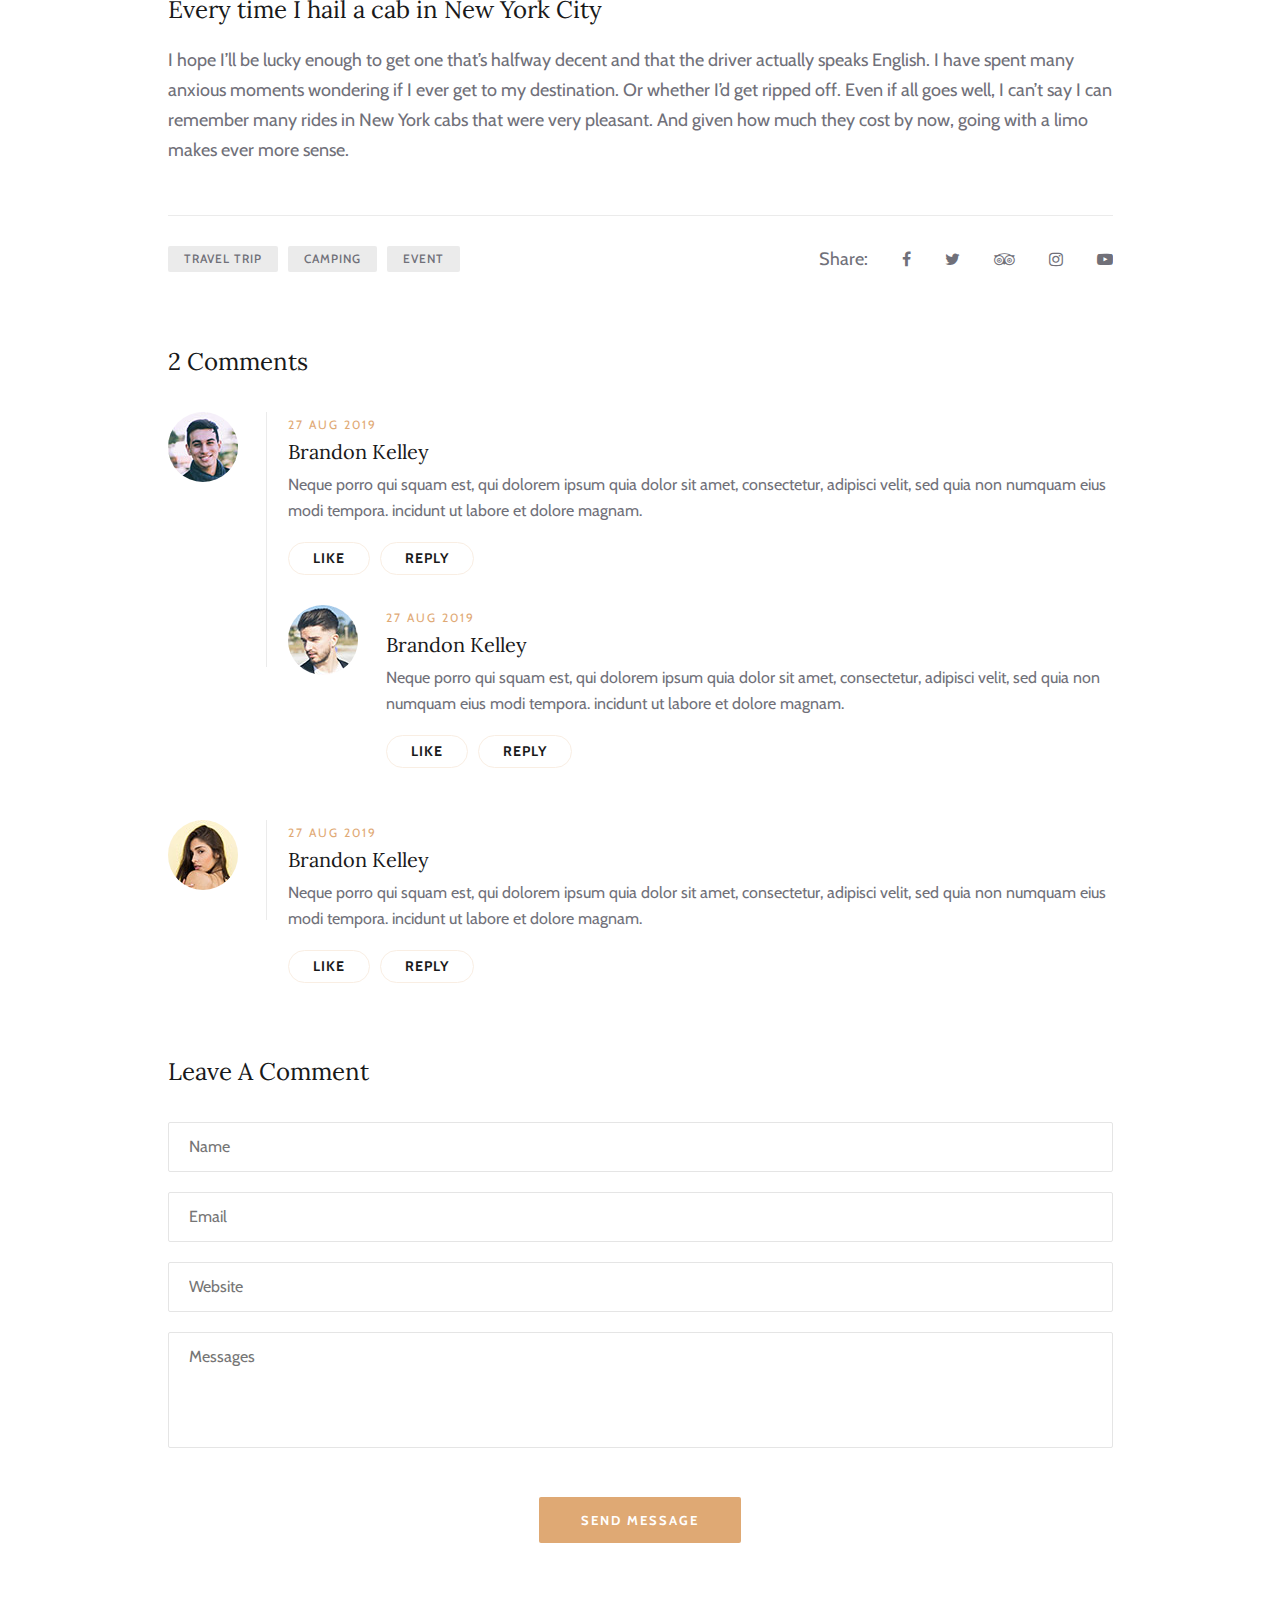
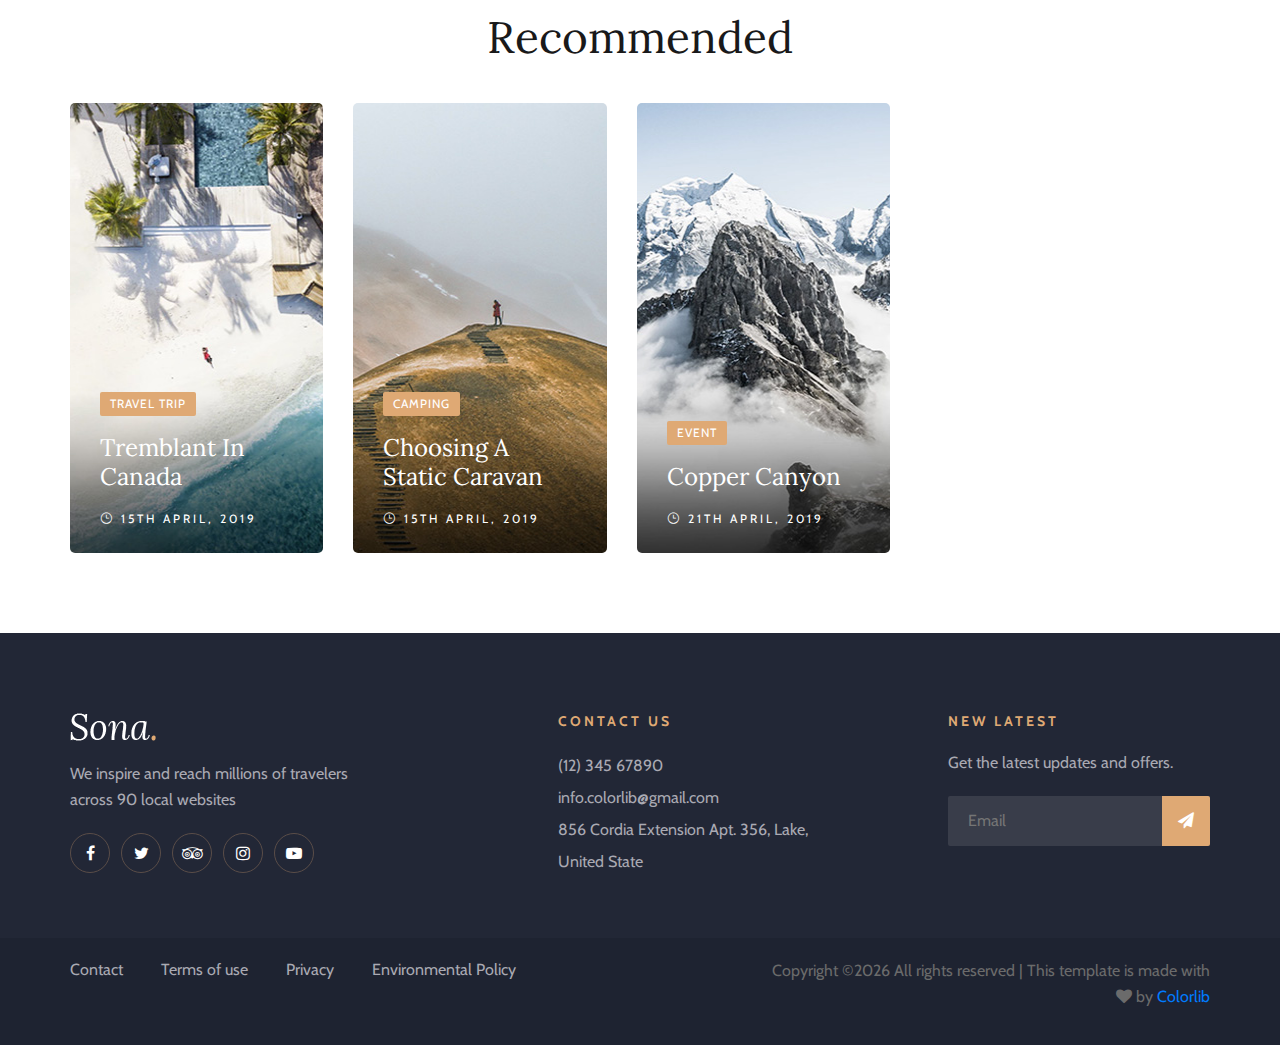
<file: src/main/webapp/WEB-INF/views/mgb/sona/blog-details.html>
<!DOCTYPE html>
<html lang="zxx">

<head>
    <meta charset="UTF-8">
    <meta name="description" content="Sona Template">
    <meta name="keywords" content="Sona, unica, creative, html">
    <meta name="viewport" content="width=device-width, initial-scale=1.0">
    <meta http-equiv="X-UA-Compatible" content="ie=edge">
    <title>Sona | Template</title>

    <!-- Google Font -->
    <link href="https://fonts.googleapis.com/css?family=Lora:400,700&display=swap" rel="stylesheet">
    <link href="https://fonts.googleapis.com/css?family=Cabin:400,500,600,700&display=swap" rel="stylesheet">

    <!-- Css Styles -->
    <link rel="stylesheet" href="css/bootstrap.min.css" type="text/css">
    <link rel="stylesheet" href="css/font-awesome.min.css" type="text/css">
    <link rel="stylesheet" href="css/elegant-icons.css" type="text/css">
    <link rel="stylesheet" href="css/flaticon.css" type="text/css">
    <link rel="stylesheet" href="css/owl.carousel.min.css" type="text/css">
    <link rel="stylesheet" href="css/nice-select.css" type="text/css">
    <link rel="stylesheet" href="css/jquery-ui.min.css" type="text/css">
    <link rel="stylesheet" href="css/magnific-popup.css" type="text/css">
    <link rel="stylesheet" href="css/slicknav.min.css" type="text/css">
    <link rel="stylesheet" href="css/style.css" type="text/css">
</head>

<body>
    <!-- Page Preloder -->
    <div id="preloder">
        <div class="loader"></div>
    </div>

    <!-- Offcanvas Menu Section Begin -->
    <div class="offcanvas-menu-overlay"></div>
    <div class="canvas-open">
        <i class="icon_menu"></i>
    </div>
    <div class="offcanvas-menu-wrapper">
        <div class="canvas-close">
            <i class="icon_close"></i>
        </div>
        <div class="search-icon search-switch">
            <i class="icon_search"></i>
        </div>
        <div class="header-configure-area">
            <div class="language-option">
                <img src="img/flag.jpg" alt="">
                <span>EN <i class="fa fa-angle-down"></i></span>
                <div class="flag-dropdown">
                    <ul>
                        <li><a href="#">Zi</a></li>
                        <li><a href="#">Fr</a></li>
                    </ul>
                </div>
            </div>
            <a href="#" class="bk-btn">Booking Now</a>
        </div>
        <nav class="mainmenu mobile-menu">
            <ul>
                <li class="active"><a href="./index.html">Home</a></li>
                <li><a href="./rooms.html">Rooms</a></li>
                <li><a href="./about-us.html">About Us</a></li>
                <li><a href="./pages.html">Pages</a>
                    <ul class="dropdown">
                        <li><a href="./room-details.html">Room Details</a></li>
                        <li><a href="./blog-details.html">Blog Details</a></li>
                        <li><a href="#">Family Room</a></li>
                        <li><a href="#">Premium Room</a></li>
                    </ul>
                </li>
                <li><a href="./blog.html">News</a></li>
                <li><a href="./contact.html">Contact</a></li>
            </ul>
        </nav>
        <div id="mobile-menu-wrap"></div>
        <div class="top-social">
            <a href="#"><i class="fa fa-facebook"></i></a>
            <a href="#"><i class="fa fa-twitter"></i></a>
            <a href="#"><i class="fa fa-tripadvisor"></i></a>
            <a href="#"><i class="fa fa-instagram"></i></a>
        </div>
        <ul class="top-widget">
            <li><i class="fa fa-phone"></i> (12) 345 67890</li>
            <li><i class="fa fa-envelope"></i> info.colorlib@gmail.com</li>
        </ul>
    </div>
    <!-- Offcanvas Menu Section End -->

    <!-- Header Section Begin -->
    <header class="header-section">
        <div class="top-nav">
            <div class="container">
                <div class="row">
                    <div class="col-lg-6">
                        <ul class="tn-left">
                            <li><i class="fa fa-phone"></i> (12) 345 67890</li>
                            <li><i class="fa fa-envelope"></i> info.colorlib@gmail.com</li>
                        </ul>
                    </div>
                    <div class="col-lg-6">
                        <div class="tn-right">
                            <div class="top-social">
                                <a href="#"><i class="fa fa-facebook"></i></a>
                                <a href="#"><i class="fa fa-twitter"></i></a>
                                <a href="#"><i class="fa fa-tripadvisor"></i></a>
                                <a href="#"><i class="fa fa-instagram"></i></a>
                            </div>
                            <a href="#" class="bk-btn">Booking Now</a>
                            <div class="language-option">
                                <img src="img/flag.jpg" alt="">
                                <span>EN <i class="fa fa-angle-down"></i></span>
                                <div class="flag-dropdown">
                                    <ul>
                                        <li><a href="#">Zi</a></li>
                                        <li><a href="#">Fr</a></li>
                                    </ul>
                                </div>
                            </div>
                        </div>
                    </div>
                </div>
            </div>
        </div>
        <div class="menu-item">
            <div class="container">
                <div class="row">
                    <div class="col-lg-2">
                        <div class="logo">
                            <a href="./index.html">
                                <img src="img/logo.png" alt="">
                            </a>
                        </div>
                    </div>
                    <div class="col-lg-10">
                        <div class="nav-menu">
                            <nav class="mainmenu">
                                <ul>
                                    <li><a href="./index.html">Home</a></li>
                                    <li><a href="./rooms.html">Rooms</a></li>
                                    <li><a href="./about-us.html">About Us</a></li>
                                    <li><a href="./pages.html">Pages</a>
                                        <ul class="dropdown">
                                            <li><a href="./room-details.html">Room Details</a></li>
                                            <li><a href="./blog-details.html">Blog Details</a></li>
                                            <li><a href="#">Family Room</a></li>
                                            <li><a href="#">Premium Room</a></li>
                                        </ul>
                                    </li>
                                    <li class="active"><a href="./blog.html">News</a></li>
                                    <li><a href="./contact.html">Contact</a></li>
                                </ul>
                            </nav>
                            <div class="nav-right search-switch">
                                <i class="icon_search"></i>
                            </div>
                        </div>
                    </div>
                </div>
            </div>
        </div>
    </header>
    <!-- Header End -->

    <!-- Blog Details Hero Section Begin -->
    <section class="blog-details-hero set-bg" data-setbg="img/blog/blog-details/blog-details-hero.jpg">
        <div class="container">
            <div class="row">
                <div class="col-lg-10 offset-lg-1">
                    <div class="bd-hero-text">
                        <span>Travel Trip & Camping</span>
                        <h2>Cdc Issues Health Alert Notice For Travelers To Usa From Hon</h2>
                        <ul>
                            <li class="b-time"><i class="icon_clock_alt"></i> 15th April, 2019</li>
                            <li><i class="icon_profile"></i> Kerry Jones</li>
                        </ul>
                    </div>
                </div>
            </div>
        </div>
    </section>
    <!-- Blog Details Hero End -->

    <!-- Blog Details Section Begin -->
    <section class="blog-details-section">
        <div class="container">
            <div class="row">
                <div class="col-lg-10 offset-lg-1">
                    <div class="blog-details-text">
                        <div class="bd-title">
                            <p>Thinking about overseas adventure travel? Have you put any thought into the best places
                                to go when it comes to overseas adventure travel? Nepal is one of the most popular
                                places of all, when you visit this magical country you will have the best adventures
                                right there at your doorstep. Only overseas adventure travel in Nepal will give you
                                these kinds of opportunities so if this is not on your list of possible places to visit
                                yet then now is the time to put it on there!</p>
                            <p>In Nepal your overseas adventure travel is going to be fascinating. You will get to see
                                the Himalayan Mountains and experience all that the rich Nepalese culture has to offer.
                                They are an amazing people who have managed to hang on to their own culture and beliefs
                                longer than most other countries. When overseas adventure travel takes you to Nepal you
                                will have the chance to see all of the fantastic and one of a kind lakes and forests and
                                you can even spend days or weeks camping out in their forests with a specialized guide.
                                And the waterfalls in Nepal are to die for, you will never see anything more gorgeous in
                                your life as their waterfalls! This should be at the top of your overseas adventure
                                travel destination list for sure!</p>
                        </div>
                        <div class="bd-pic">
                            <div class="bp-item">
                                <img src="img/blog/blog-details/blog-details-1.jpg" alt="">
                            </div>
                            <div class="bp-item">
                                <img src="img/blog/blog-details/blog-details-2.jpg" alt="">
                            </div>
                            <div class="bp-item">
                                <img src="img/blog/blog-details/blog-details-3.jpg" alt="">
                            </div>
                        </div>
                        <div class="bd-more-text">
                            <div class="bm-item">
                                <h4>If you live in New York City</h4>
                                <p>You know all about the traffic there. Getting places is often next to impossible,
                                    even with the gazillion yellow cabs. If you’re like me you often look with envy at
                                    those shiny limousines with their unformed drivers and wish you could sit in one.
                                    Well, you can. New York limo service is more affordable than you think, whether it’s
                                    for Newark airport transportation, LaGuardia airport transportation, or to drive
                                    wherever you wish to go.</p>
                            </div>
                            <div class="bm-item">
                                <h4>Every time I hail a cab in New York City</h4>
                                <p>I hope I’ll be lucky enough to get one that’s halfway decent and that the driver
                                    actually speaks English. I have spent many anxious moments wondering if I ever get
                                    to my destination. Or whether I’d get ripped off. Even if all goes well, I can’t say
                                    I can remember many rides in New York cabs that were very pleasant. And given how
                                    much they cost by now, going with a limo makes ever more sense.</p>
                            </div>
                        </div>
                        <div class="tag-share">
                            <div class="tags">
                                <a href="#">Travel Trip</a>
                                <a href="#">Camping</a>
                                <a href="#">Event</a>
                            </div>
                            <div class="social-share">
                                <span>Share:</span>
                                <a href="#"><i class="fa fa-facebook"></i></a>
                                <a href="#"><i class="fa fa-twitter"></i></a>
                                <a href="#"><i class="fa fa-tripadvisor"></i></a>
                                <a href="#"><i class="fa fa-instagram"></i></a>
                                <a href="#"><i class="fa fa-youtube-play"></i></a>
                            </div>
                        </div>
                        <div class="comment-option">
                            <h4>2 Comments</h4>
                            <div class="single-comment-item first-comment">
                                <div class="sc-author">
                                    <img src="img/blog/blog-details/avatar/avatar-1.jpg" alt="">
                                </div>
                                <div class="sc-text">
                                    <span>27 Aug 2019</span>
                                    <h5>Brandon Kelley</h5>
                                    <p>Neque porro qui squam est, qui dolorem ipsum quia dolor sit amet, consectetur,
                                        adipisci velit, sed quia non numquam eius modi tempora. incidunt ut labore et
                                        dolore magnam.</p>
                                    <a href="#" class="comment-btn">Like</a>
                                    <a href="#" class="comment-btn">Reply</a>
                                </div>
                            </div>
                            <div class="single-comment-item reply-comment">
                                <div class="sc-author">
                                    <img src="img/blog/blog-details/avatar/avatar-2.jpg" alt="">
                                </div>
                                <div class="sc-text">
                                    <span>27 Aug 2019</span>
                                    <h5>Brandon Kelley</h5>
                                    <p>Neque porro qui squam est, qui dolorem ipsum quia dolor sit amet, consectetur,
                                        adipisci velit, sed quia non numquam eius modi tempora. incidunt ut labore et
                                        dolore magnam.</p>
                                    <a href="#" class="comment-btn like-btn">Like</a>
                                    <a href="#" class="comment-btn reply-btn">Reply</a>
                                </div>
                            </div>
                            <div class="single-comment-item second-comment ">
                                <div class="sc-author">
                                    <img src="img/blog/blog-details/avatar/avatar-3.jpg" alt="">
                                </div>
                                <div class="sc-text">
                                    <span>27 Aug 2019</span>
                                    <h5>Brandon Kelley</h5>
                                    <p>Neque porro qui squam est, qui dolorem ipsum quia dolor sit amet, consectetur,
                                        adipisci velit, sed quia non numquam eius modi tempora. incidunt ut labore et
                                        dolore magnam.</p>
                                    <a href="#" class="comment-btn">Like</a>
                                    <a href="#" class="comment-btn">Reply</a>
                                </div>
                            </div>
                        </div>
                        <div class="leave-comment">
                            <h4>Leave A Comment</h4>
                            <form action="#" class="comment-form">
                                <div class="row">
                                    <div class="col-lg-6">
                                        <input type="text" placeholder="Name">
                                    </div>
                                    <div class="col-lg-6">
                                        <input type="text" placeholder="Email">
                                    </div>
                                    <div class="col-lg-12 text-center">
                                        <input type="text" placeholder="Website">
                                        <textarea placeholder="Messages"></textarea>
                                        <button type="submit" class="site-btn">Send Message</button>
                                    </div>
                                </div>
                            </form>
                        </div>
                    </div>
                </div>
            </div>
        </div>
    </section>
    <!-- Blog Details Section End -->

    <!-- Recommend Blog Section Begin -->
    <section class="recommend-blog-section spad">
        <div class="container">
            <div class="row">
                <div class="col-lg-12">
                    <div class="section-title">
                        <h2>Recommended</h2>
                    </div>
                </div>
            </div>
            <div class="row">
                <div class="col-md-4">
                    <div class="blog-item set-bg" data-setbg="img/blog/blog-1.jpg">
                        <div class="bi-text">
                            <span class="b-tag">Travel Trip</span>
                            <h4><a href="#">Tremblant In Canada</a></h4>
                            <div class="b-time"><i class="icon_clock_alt"></i> 15th April, 2019</div>
                        </div>
                    </div>
                </div>
                <div class="col-md-4">
                    <div class="blog-item set-bg" data-setbg="img/blog/blog-2.jpg">
                        <div class="bi-text">
                            <span class="b-tag">Camping</span>
                            <h4><a href="#">Choosing A Static Caravan</a></h4>
                            <div class="b-time"><i class="icon_clock_alt"></i> 15th April, 2019</div>
                        </div>
                    </div>
                </div>
                <div class="col-md-4">
                    <div class="blog-item set-bg" data-setbg="img/blog/blog-3.jpg">
                        <div class="bi-text">
                            <span class="b-tag">Event</span>
                            <h4><a href="#">Copper Canyon</a></h4>
                            <div class="b-time"><i class="icon_clock_alt"></i> 21th April, 2019</div>
                        </div>
                    </div>
                </div>
            </div>
        </div>
    </section>
    <!-- Recommend Blog Section End -->

    <!-- Footer Section Begin -->
    <footer class="footer-section">
        <div class="container">
            <div class="footer-text">
                <div class="row">
                    <div class="col-lg-4">
                        <div class="ft-about">
                            <div class="logo">
                                <a href="#">
                                    <img src="img/footer-logo.png" alt="">
                                </a>
                            </div>
                            <p>We inspire and reach millions of travelers<br /> across 90 local websites</p>
                            <div class="fa-social">
                                <a href="#"><i class="fa fa-facebook"></i></a>
                                <a href="#"><i class="fa fa-twitter"></i></a>
                                <a href="#"><i class="fa fa-tripadvisor"></i></a>
                                <a href="#"><i class="fa fa-instagram"></i></a>
                                <a href="#"><i class="fa fa-youtube-play"></i></a>
                            </div>
                        </div>
                    </div>
                    <div class="col-lg-3 offset-lg-1">
                        <div class="ft-contact">
                            <h6>Contact Us</h6>
                            <ul>
                                <li>(12) 345 67890</li>
                                <li>info.colorlib@gmail.com</li>
                                <li>856 Cordia Extension Apt. 356, Lake, United State</li>
                            </ul>
                        </div>
                    </div>
                    <div class="col-lg-3 offset-lg-1">
                        <div class="ft-newslatter">
                            <h6>New latest</h6>
                            <p>Get the latest updates and offers.</p>
                            <form action="#" class="fn-form">
                                <input type="text" placeholder="Email">
                                <button type="submit"><i class="fa fa-send"></i></button>
                            </form>
                        </div>
                    </div>
                </div>
            </div>
        </div>
        <div class="copyright-option">
            <div class="container">
                <div class="row">
                    <div class="col-lg-7">
                        <ul>
                            <li><a href="#">Contact</a></li>
                            <li><a href="#">Terms of use</a></li>
                            <li><a href="#">Privacy</a></li>
                            <li><a href="#">Environmental Policy</a></li>
                        </ul>
                    </div>
                    <div class="col-lg-5">
                        <div class="co-text"><p><!-- Link back to Colorlib can't be removed. Template is licensed under CC BY 3.0. -->
  Copyright &copy;<script>document.write(new Date().getFullYear());</script> All rights reserved | This template is made with <i class="fa fa-heart" aria-hidden="true"></i> by <a href="https://colorlib.com" target="_blank">Colorlib</a>
  <!-- Link back to Colorlib can't be removed. Template is licensed under CC BY 3.0. --></p></div>
                    </div>
                </div>
            </div>
        </div>
    </footer>
    <!-- Footer Section End -->

    <!-- Search model Begin -->
    <div class="search-model">
        <div class="h-100 d-flex align-items-center justify-content-center">
            <div class="search-close-switch"><i class="icon_close"></i></div>
            <form class="search-model-form">
                <input type="text" id="search-input" placeholder="Search here.....">
            </form>
        </div>
    </div>
    <!-- Search model end -->

    <!-- Js Plugins -->
    <script src="js/jquery-3.3.1.min.js"></script>
    <script src="js/bootstrap.min.js"></script>
    <script src="js/jquery.magnific-popup.min.js"></script>
    <script src="js/jquery.nice-select.min.js"></script>
    <script src="js/jquery-ui.min.js"></script>
    <script src="js/jquery.slicknav.js"></script>
    <script src="js/owl.carousel.min.js"></script>
    <script src="js/main.js"></script>
</body>

</html>
</file>
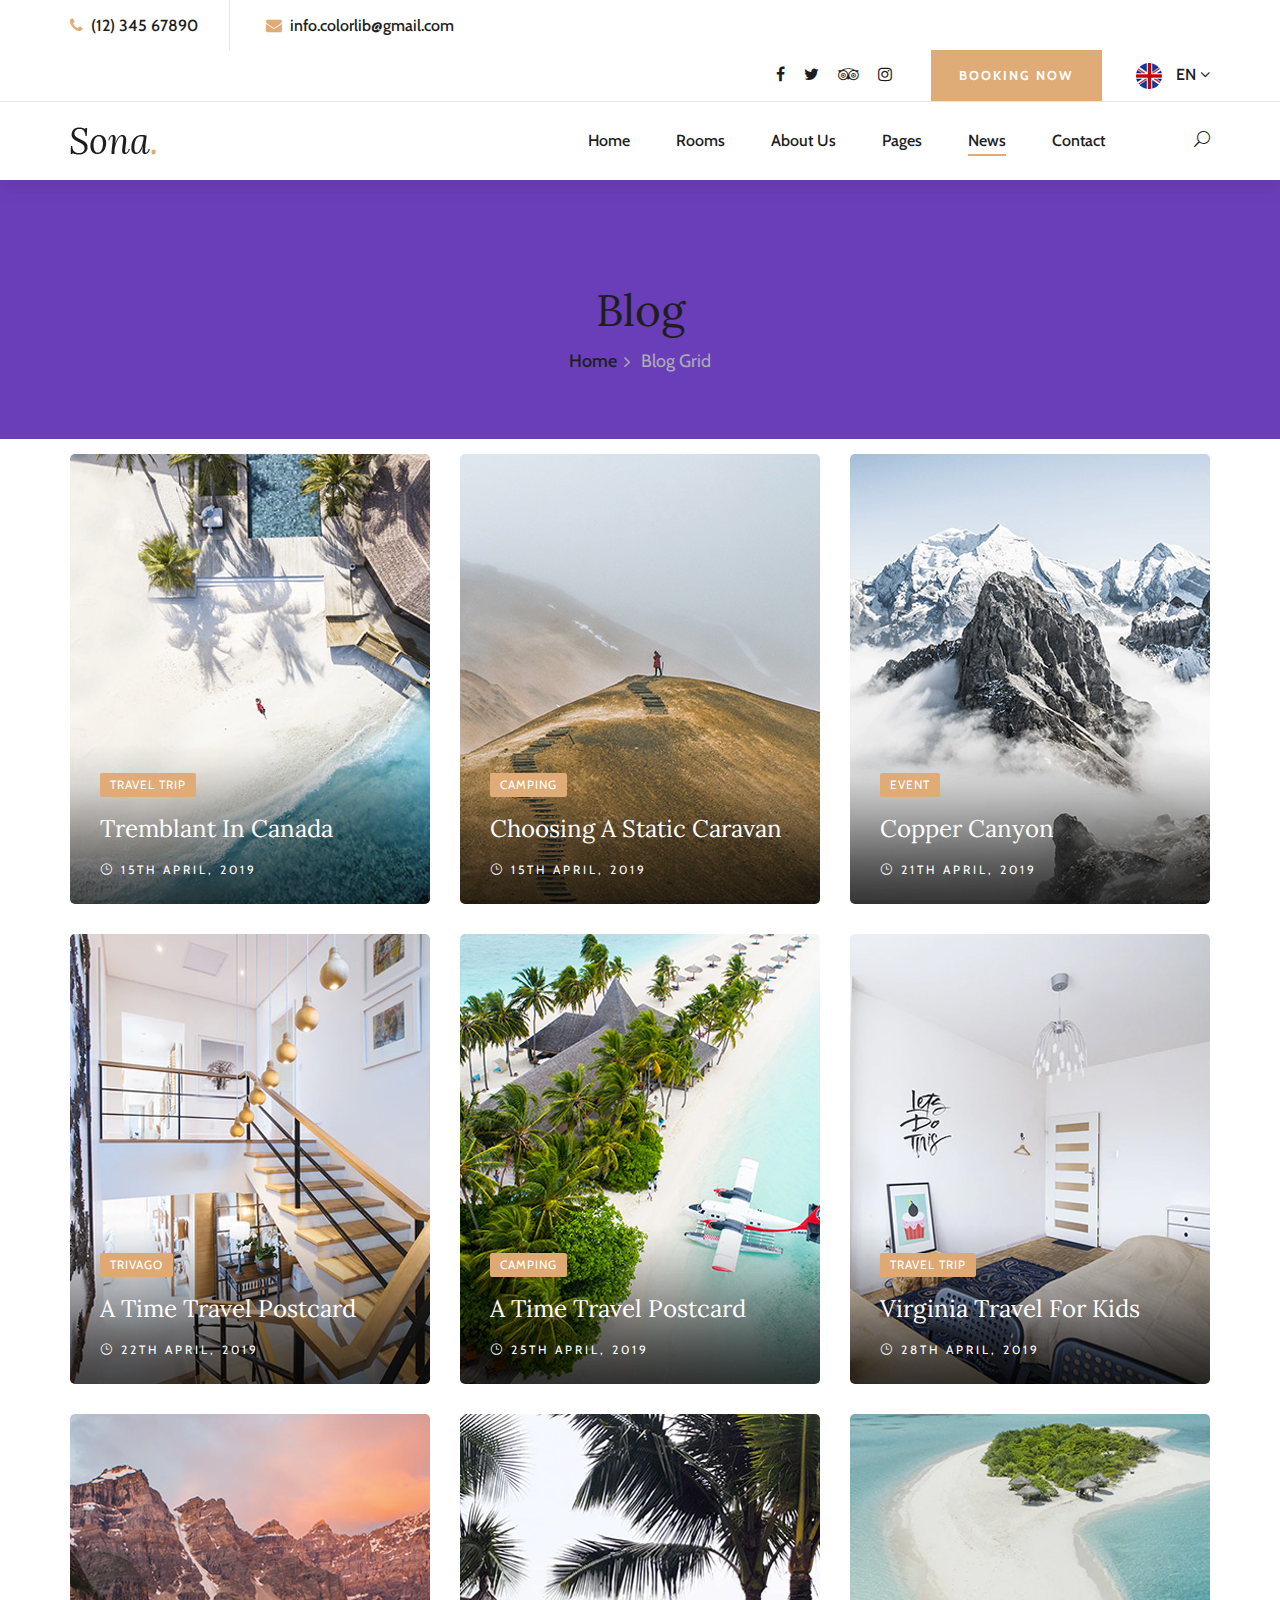
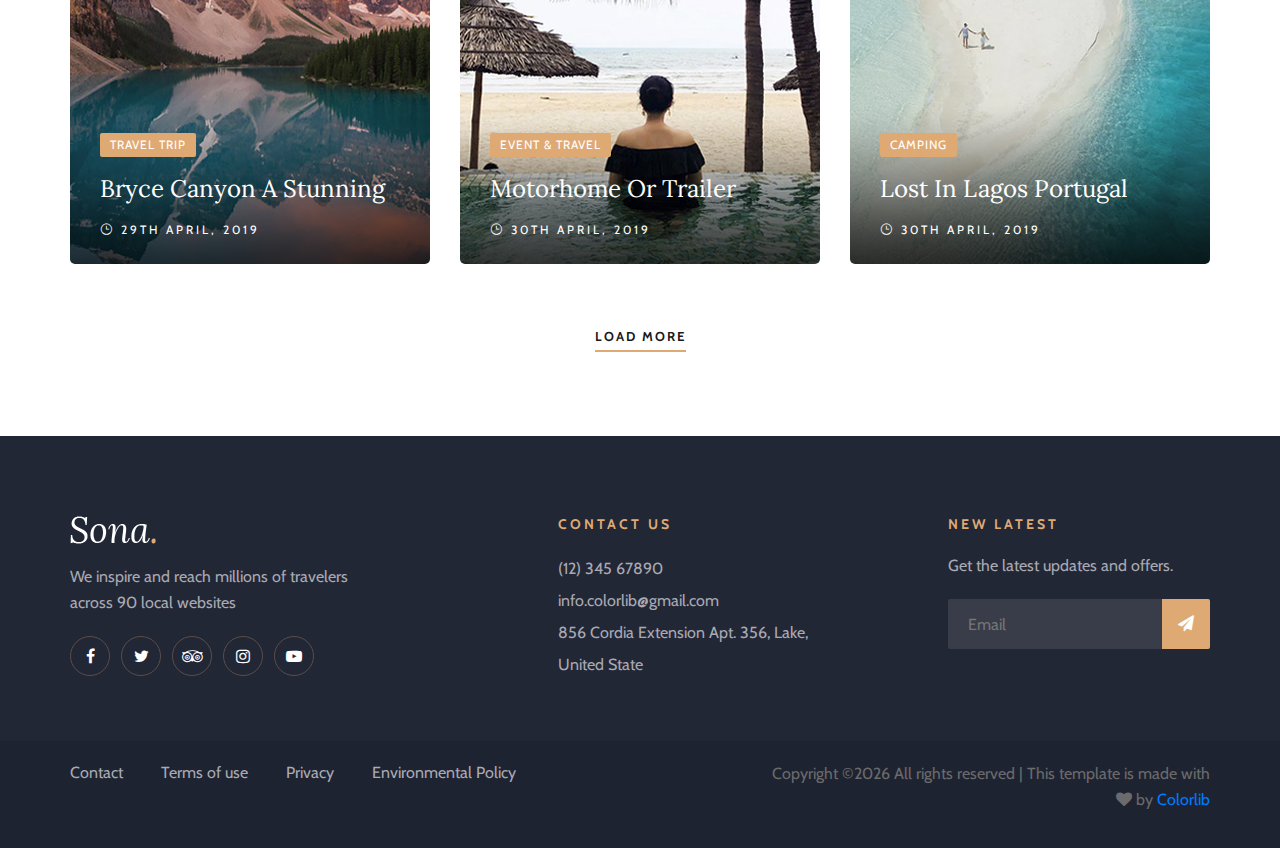
<file: src/main/webapp/WEB-INF/views/mgb/sona/blog.html>
<!DOCTYPE html>
<html lang="zxx">

<head>
    <meta charset="UTF-8">
    <meta name="description" content="Sona Template">
    <meta name="keywords" content="Sona, unica, creative, html">
    <meta name="viewport" content="width=device-width, initial-scale=1.0">
    <meta http-equiv="X-UA-Compatible" content="ie=edge">
    <title>Sona | Template</title>

    <!-- Google Font -->
    <link href="https://fonts.googleapis.com/css?family=Lora:400,700&display=swap" rel="stylesheet">
    <link href="https://fonts.googleapis.com/css?family=Cabin:400,500,600,700&display=swap" rel="stylesheet">

    <!-- Css Styles -->
    <link rel="stylesheet" href="css/bootstrap.min.css" type="text/css">
    <link rel="stylesheet" href="css/font-awesome.min.css" type="text/css">
    <link rel="stylesheet" href="css/elegant-icons.css" type="text/css">
    <link rel="stylesheet" href="css/flaticon.css" type="text/css">
    <link rel="stylesheet" href="css/owl.carousel.min.css" type="text/css">
    <link rel="stylesheet" href="css/nice-select.css" type="text/css">
    <link rel="stylesheet" href="css/jquery-ui.min.css" type="text/css">
    <link rel="stylesheet" href="css/magnific-popup.css" type="text/css">
    <link rel="stylesheet" href="css/slicknav.min.css" type="text/css">
    <link rel="stylesheet" href="css/style.css" type="text/css">
</head>

<body>
    <!-- Page Preloder -->
    <div id="preloder">
        <div class="loader"></div>
    </div>

    <!-- Offcanvas Menu Section Begin -->
    <div class="offcanvas-menu-overlay"></div>
    <div class="canvas-open">
        <i class="icon_menu"></i>
    </div>
    <div class="offcanvas-menu-wrapper">
        <div class="canvas-close">
            <i class="icon_close"></i>
        </div>
        <div class="search-icon search-switch">
            <i class="icon_search"></i>
        </div>
        <div class="header-configure-area">
            <div class="language-option">
                <img src="img/flag.jpg" alt="">
                <span>EN <i class="fa fa-angle-down"></i></span>
                <div class="flag-dropdown">
                    <ul>
                        <li><a href="#">Zi</a></li>
                        <li><a href="#">Fr</a></li>
                    </ul>
                </div>
            </div>
            <a href="#" class="bk-btn">Booking Now</a>
        </div>
        <nav class="mainmenu mobile-menu">
            <ul>
                <li class="active"><a href="./index.html">Home</a></li>
                <li><a href="./rooms.html">Rooms</a></li>
                <li><a href="./about-us.html">About Us</a></li>
                <li><a href="./pages.html">Pages</a>
                    <ul class="dropdown">
                        <li><a href="./room-details.html">Room Details</a></li>
                        <li><a href="./blog-details.html">Blog Details</a></li>
                        <li><a href="#">Family Room</a></li>
                        <li><a href="#">Premium Room</a></li>
                    </ul>
                </li>
                <li><a href="./blog.html">News</a></li>
                <li><a href="./contact.html">Contact</a></li>
            </ul>
        </nav>
        <div id="mobile-menu-wrap"></div>
        <div class="top-social">
            <a href="#"><i class="fa fa-facebook"></i></a>
            <a href="#"><i class="fa fa-twitter"></i></a>
            <a href="#"><i class="fa fa-tripadvisor"></i></a>
            <a href="#"><i class="fa fa-instagram"></i></a>
        </div>
        <ul class="top-widget">
            <li><i class="fa fa-phone"></i> (12) 345 67890</li>
            <li><i class="fa fa-envelope"></i> info.colorlib@gmail.com</li>
        </ul>
    </div>
    <!-- Offcanvas Menu Section End -->

    <!-- Header Section Begin -->
    <header class="header-section header-normal">
        <div class="top-nav">
            <div class="container">
                <div class="row">
                    <div class="col-lg-6">
                        <ul class="tn-left">
                            <li><i class="fa fa-phone"></i> (12) 345 67890</li>
                            <li><i class="fa fa-envelope"></i> info.colorlib@gmail.com</li>
                        </ul>
                    </div>
                    <div class="col-lg-6">
                        <div class="tn-right">
                            <div class="top-social">
                                <a href="#"><i class="fa fa-facebook"></i></a>
                                <a href="#"><i class="fa fa-twitter"></i></a>
                                <a href="#"><i class="fa fa-tripadvisor"></i></a>
                                <a href="#"><i class="fa fa-instagram"></i></a>
                            </div>
                            <a href="#" class="bk-btn">Booking Now</a>
                            <div class="language-option">
                                <img src="img/flag.jpg" alt="">
                                <span>EN <i class="fa fa-angle-down"></i></span>
                                <div class="flag-dropdown">
                                    <ul>
                                        <li><a href="#">Zi</a></li>
                                        <li><a href="#">Fr</a></li>
                                    </ul>
                                </div>
                            </div>
                        </div>
                    </div>
                </div>
            </div>
        </div>
        <div class="menu-item">
            <div class="container">
                <div class="row">
                    <div class="col-lg-2">
                        <div class="logo">
                            <a href="./index.html">
                                <img src="img/logo.png" alt="">
                            </a>
                        </div>
                    </div>
                    <div class="col-lg-10">
                        <div class="nav-menu">
                            <nav class="mainmenu">
                                <ul>
                                    <li><a href="./index.html">Home</a></li>
                                    <li><a href="./rooms.html">Rooms</a></li>
                                    <li><a href="./about-us.html">About Us</a></li>
                                    <li><a href="./pages.html">Pages</a>
                                        <ul class="dropdown">
                                            <li><a href="./room-details.html">Room Details</a></li>
                                            <li><a href="./blog-details.html">Blog Details</a></li>
                                            <li><a href="#">Family Room</a></li>
                                            <li><a href="#">Premium Room</a></li>
                                        </ul>
                                    </li>
                                    <li class="active"><a href="./blog.html">News</a></li>
                                    <li><a href="./contact.html">Contact</a></li>
                                </ul>
                            </nav>
                            <div class="nav-right search-switch">
                                <i class="icon_search"></i>
                            </div>
                        </div>
                    </div>
                </div>
            </div>
        </div>
    </header>
    <!-- Header End -->

    <!-- Breadcrumb Section Begin -->
    <div class="breadcrumb-section">
        <div class="container">
            <div class="row">
                <div class="col-lg-12">
                    <div class="breadcrumb-text">
                        <h2>Blog</h2>
                        <div class="bt-option">
                            <a href="./home.html">Home</a>
                            <span>Blog Grid</span>
                        </div>
                    </div>
                </div>
            </div>
        </div>
    </div>
    <!-- Breadcrumb Section End -->

    <!-- Blog Section Begin -->
    <section class="blog-section blog-page spad">
        <div class="container">
            <div class="row">
                <div class="col-lg-4 col-md-6">
                    <div class="blog-item set-bg" data-setbg="img/blog/blog-1.jpg">
                        <div class="bi-text">
                            <span class="b-tag">Travel Trip</span>
                            <h4><a href="./blog-details.html">Tremblant In Canada</a></h4>
                            <div class="b-time"><i class="icon_clock_alt"></i> 15th April, 2019</div>
                        </div>
                    </div>
                </div>
                <div class="col-lg-4 col-md-6">
                    <div class="blog-item set-bg" data-setbg="img/blog/blog-2.jpg">
                        <div class="bi-text">
                            <span class="b-tag">Camping</span>
                            <h4><a href="./blog-details.html">Choosing A Static Caravan</a></h4>
                            <div class="b-time"><i class="icon_clock_alt"></i> 15th April, 2019</div>
                        </div>
                    </div>
                </div>
                <div class="col-lg-4 col-md-6">
                    <div class="blog-item set-bg" data-setbg="img/blog/blog-3.jpg">
                        <div class="bi-text">
                            <span class="b-tag">Event</span>
                            <h4><a href="./blog-details.html">Copper Canyon</a></h4>
                            <div class="b-time"><i class="icon_clock_alt"></i> 21th April, 2019</div>
                        </div>
                    </div>
                </div>
                <div class="col-lg-4 col-md-6">
                    <div class="blog-item set-bg" data-setbg="img/blog/blog-4.jpg">
                        <div class="bi-text">
                            <span class="b-tag">Trivago</span>
                            <h4><a href="./blog-details.html">A Time Travel Postcard</a></h4>
                            <div class="b-time"><i class="icon_clock_alt"></i> 22th April, 2019</div>
                        </div>
                    </div>
                </div>
                <div class="col-lg-4 col-md-6">
                    <div class="blog-item set-bg" data-setbg="img/blog/blog-5.jpg">
                        <div class="bi-text">
                            <span class="b-tag">Camping</span>
                            <h4><a href="./blog-details.html">A Time Travel Postcard</a></h4>
                            <div class="b-time"><i class="icon_clock_alt"></i> 25th April, 2019</div>
                        </div>
                    </div>
                </div>
                <div class="col-lg-4 col-md-6">
                    <div class="blog-item set-bg" data-setbg="img/blog/blog-6.jpg">
                        <div class="bi-text">
                            <span class="b-tag">Travel Trip</span>
                            <h4><a href="./blog-details.html">Virginia Travel For Kids</a></h4>
                            <div class="b-time"><i class="icon_clock_alt"></i> 28th April, 2019</div>
                        </div>
                    </div>
                </div>
                <div class="col-lg-4 col-md-6">
                    <div class="blog-item set-bg" data-setbg="img/blog/blog-7.jpg">
                        <div class="bi-text">
                            <span class="b-tag">Travel Trip</span>
                            <h4><a href="./blog-details.html">Bryce Canyon A Stunning</a></h4>
                            <div class="b-time"><i class="icon_clock_alt"></i> 29th April, 2019</div>
                        </div>
                    </div>
                </div>
                <div class="col-lg-4 col-md-6">
                    <div class="blog-item set-bg" data-setbg="img/blog/blog-8.jpg">
                        <div class="bi-text">
                            <span class="b-tag">Event & Travel</span>
                            <h4><a href="./blog-details.html">Motorhome Or Trailer</a></h4>
                            <div class="b-time"><i class="icon_clock_alt"></i> 30th April, 2019</div>
                        </div>
                    </div>
                </div>
                <div class="col-lg-4 col-md-6">
                    <div class="blog-item set-bg" data-setbg="img/blog/blog-9.jpg">
                        <div class="bi-text">
                            <span class="b-tag">Camping</span>
                            <h4><a href="./blog-details.html">Lost In Lagos Portugal</a></h4>
                            <div class="b-time"><i class="icon_clock_alt"></i> 30th April, 2019</div>
                        </div>
                    </div>
                </div>
                <div class="col-lg-12">
                    <div class="load-more">
                        <a href="#" class="primary-btn">Load More</a>
                    </div>
                </div>
            </div>
        </div>
    </section>
    <!-- Blog Section End -->

    <!-- Footer Section Begin -->
    <footer class="footer-section">
        <div class="container">
            <div class="footer-text">
                <div class="row">
                    <div class="col-lg-4">
                        <div class="ft-about">
                            <div class="logo">
                                <a href="#">
                                    <img src="img/footer-logo.png" alt="">
                                </a>
                            </div>
                            <p>We inspire and reach millions of travelers<br /> across 90 local websites</p>
                            <div class="fa-social">
                                <a href="#"><i class="fa fa-facebook"></i></a>
                                <a href="#"><i class="fa fa-twitter"></i></a>
                                <a href="#"><i class="fa fa-tripadvisor"></i></a>
                                <a href="#"><i class="fa fa-instagram"></i></a>
                                <a href="#"><i class="fa fa-youtube-play"></i></a>
                            </div>
                        </div>
                    </div>
                    <div class="col-lg-3 offset-lg-1">
                        <div class="ft-contact">
                            <h6>Contact Us</h6>
                            <ul>
                                <li>(12) 345 67890</li>
                                <li>info.colorlib@gmail.com</li>
                                <li>856 Cordia Extension Apt. 356, Lake, United State</li>
                            </ul>
                        </div>
                    </div>
                    <div class="col-lg-3 offset-lg-1">
                        <div class="ft-newslatter">
                            <h6>New latest</h6>
                            <p>Get the latest updates and offers.</p>
                            <form action="#" class="fn-form">
                                <input type="text" placeholder="Email">
                                <button type="submit"><i class="fa fa-send"></i></button>
                            </form>
                        </div>
                    </div>
                </div>
            </div>
        </div>
        <div class="copyright-option">
            <div class="container">
                <div class="row">
                    <div class="col-lg-7">
                        <ul>
                            <li><a href="#">Contact</a></li>
                            <li><a href="#">Terms of use</a></li>
                            <li><a href="#">Privacy</a></li>
                            <li><a href="#">Environmental Policy</a></li>
                        </ul>
                    </div>
                    <div class="col-lg-5">
                        <div class="co-text"><p><!-- Link back to Colorlib can't be removed. Template is licensed under CC BY 3.0. -->
  Copyright &copy;<script>document.write(new Date().getFullYear());</script> All rights reserved | This template is made with <i class="fa fa-heart" aria-hidden="true"></i> by <a href="https://colorlib.com" target="_blank">Colorlib</a>
  <!-- Link back to Colorlib can't be removed. Template is licensed under CC BY 3.0. --></p></div>
                    </div>
                </div>
            </div>
        </div>
    </footer>
    <!-- Footer Section End -->

    <!-- Search model Begin -->
    <div class="search-model">
        <div class="h-100 d-flex align-items-center justify-content-center">
            <div class="search-close-switch"><i class="icon_close"></i></div>
            <form class="search-model-form">
                <input type="text" id="search-input" placeholder="Search here.....">
            </form>
        </div>
    </div>
    <!-- Search model end -->

    <!-- Js Plugins -->
    <script src="js/jquery-3.3.1.min.js"></script>
    <script src="js/bootstrap.min.js"></script>
    <script src="js/jquery.magnific-popup.min.js"></script>
    <script src="js/jquery.nice-select.min.js"></script>
    <script src="js/jquery-ui.min.js"></script>
    <script src="js/jquery.slicknav.js"></script>
    <script src="js/owl.carousel.min.js"></script>
    <script src="js/main.js"></script>
</body>

</html>
</file>
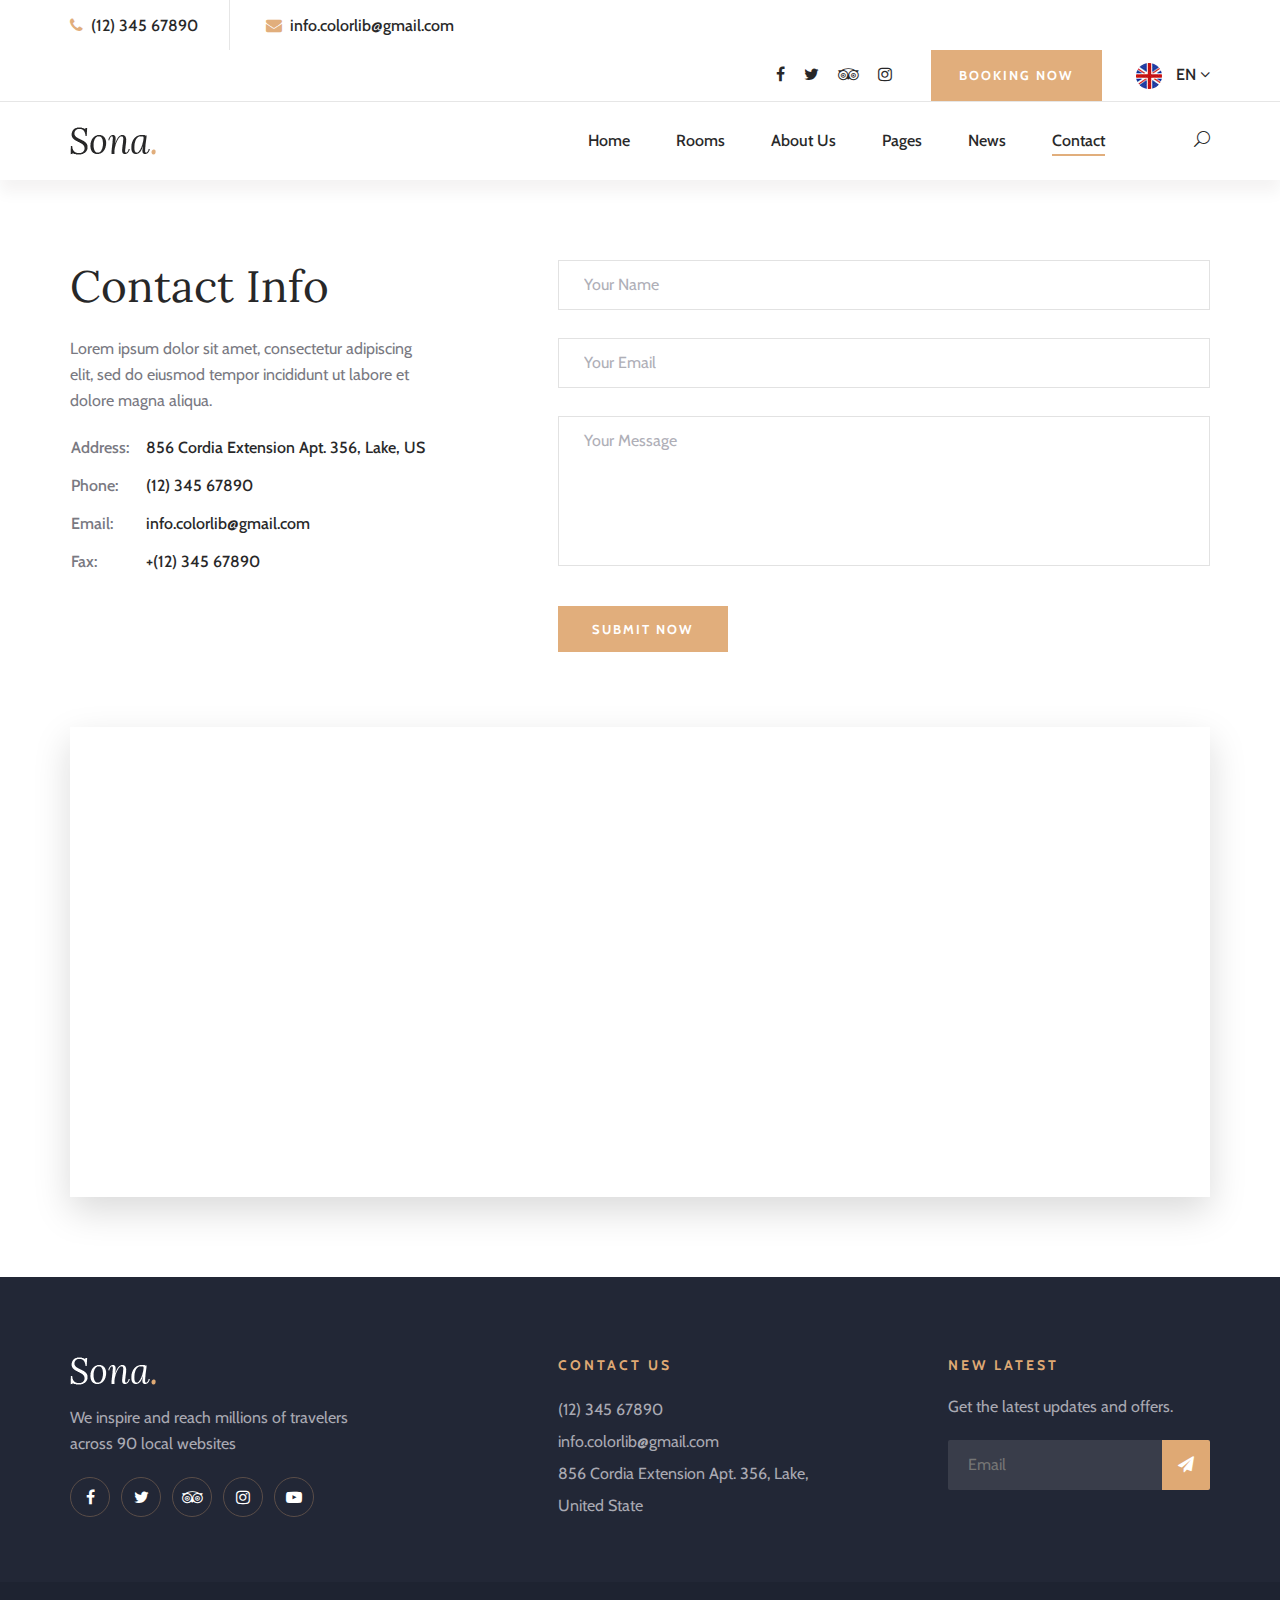
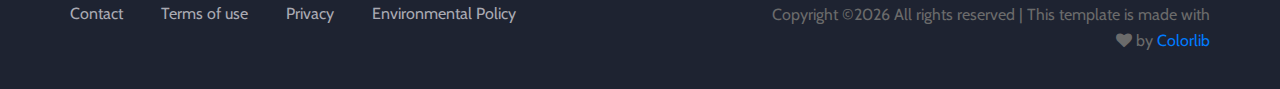
<file: src/main/webapp/WEB-INF/views/mgb/sona/contact.html>
<!DOCTYPE html>
<html lang="zxx">

<head>
    <meta charset="UTF-8">
    <meta name="description" content="Sona Template">
    <meta name="keywords" content="Sona, unica, creative, html">
    <meta name="viewport" content="width=device-width, initial-scale=1.0">
    <meta http-equiv="X-UA-Compatible" content="ie=edge">
    <title>Sona | Template</title>

    <!-- Google Font -->
    <link href="https://fonts.googleapis.com/css?family=Lora:400,700&display=swap" rel="stylesheet">
    <link href="https://fonts.googleapis.com/css?family=Cabin:400,500,600,700&display=swap" rel="stylesheet">

    <!-- Css Styles -->
    <link rel="stylesheet" href="css/bootstrap.min.css" type="text/css">
    <link rel="stylesheet" href="css/font-awesome.min.css" type="text/css">
    <link rel="stylesheet" href="css/elegant-icons.css" type="text/css">
    <link rel="stylesheet" href="css/flaticon.css" type="text/css">
    <link rel="stylesheet" href="css/owl.carousel.min.css" type="text/css">
    <link rel="stylesheet" href="css/nice-select.css" type="text/css">
    <link rel="stylesheet" href="css/jquery-ui.min.css" type="text/css">
    <link rel="stylesheet" href="css/magnific-popup.css" type="text/css">
    <link rel="stylesheet" href="css/slicknav.min.css" type="text/css">
    <link rel="stylesheet" href="css/style.css" type="text/css">
</head>

<body>
    <!-- Page Preloder -->
    <div id="preloder">
        <div class="loader"></div>
    </div>

    <!-- Offcanvas Menu Section Begin -->
    <div class="offcanvas-menu-overlay"></div>
    <div class="canvas-open">
        <i class="icon_menu"></i>
    </div>
    <div class="offcanvas-menu-wrapper">
        <div class="canvas-close">
            <i class="icon_close"></i>
        </div>
        <div class="search-icon search-switch">
            <i class="icon_search"></i>
        </div>
        <div class="header-configure-area">
            <div class="language-option">
                <img src="img/flag.jpg" alt="">
                <span>EN <i class="fa fa-angle-down"></i></span>
                <div class="flag-dropdown">
                    <ul>
                        <li><a href="#">Zi</a></li>
                        <li><a href="#">Fr</a></li>
                    </ul>
                </div>
            </div>
            <a href="#" class="bk-btn">Booking Now</a>
        </div>
        <nav class="mainmenu mobile-menu">
            <ul>
                <li class="active"><a href="./index.html">Home</a></li>
                <li><a href="./rooms.html">Rooms</a></li>
                <li><a href="./about-us.html">About Us</a></li>
                <li><a href="./pages.html">Pages</a>
                    <ul class="dropdown">
                        <li><a href="./room-details.html">Room Details</a></li>
                        <li><a href="./blog-details.html">Blog Details</a></li>
                        <li><a href="#">Family Room</a></li>
                        <li><a href="#">Premium Room</a></li>
                    </ul>
                </li>
                <li><a href="./blog.html">News</a></li>
                <li><a href="./contact.html">Contact</a></li>
            </ul>
        </nav>
        <div id="mobile-menu-wrap"></div>
        <div class="top-social">
            <a href="#"><i class="fa fa-facebook"></i></a>
            <a href="#"><i class="fa fa-twitter"></i></a>
            <a href="#"><i class="fa fa-tripadvisor"></i></a>
            <a href="#"><i class="fa fa-instagram"></i></a>
        </div>
        <ul class="top-widget">
            <li><i class="fa fa-phone"></i> (12) 345 67890</li>
            <li><i class="fa fa-envelope"></i> info.colorlib@gmail.com</li>
        </ul>
    </div>
    <!-- Offcanvas Menu Section End -->

    <!-- Header Section Begin -->
    <header class="header-section header-normal">
        <div class="top-nav">
            <div class="container">
                <div class="row">
                    <div class="col-lg-6">
                        <ul class="tn-left">
                            <li><i class="fa fa-phone"></i> (12) 345 67890</li>
                            <li><i class="fa fa-envelope"></i> info.colorlib@gmail.com</li>
                        </ul>
                    </div>
                    <div class="col-lg-6">
                        <div class="tn-right">
                            <div class="top-social">
                                <a href="#"><i class="fa fa-facebook"></i></a>
                                <a href="#"><i class="fa fa-twitter"></i></a>
                                <a href="#"><i class="fa fa-tripadvisor"></i></a>
                                <a href="#"><i class="fa fa-instagram"></i></a>
                            </div>
                            <a href="#" class="bk-btn">Booking Now</a>
                            <div class="language-option">
                                <img src="img/flag.jpg" alt="">
                                <span>EN <i class="fa fa-angle-down"></i></span>
                                <div class="flag-dropdown">
                                    <ul>
                                        <li><a href="#">Zi</a></li>
                                        <li><a href="#">Fr</a></li>
                                    </ul>
                                </div>
                            </div>
                        </div>
                    </div>
                </div>
            </div>
        </div>
        <div class="menu-item">
            <div class="container">
                <div class="row">
                    <div class="col-lg-2">
                        <div class="logo">
                            <a href="./index.html">
                                <img src="img/logo.png" alt="">
                            </a>
                        </div>
                    </div>
                    <div class="col-lg-10">
                        <div class="nav-menu">
                            <nav class="mainmenu">
                                <ul>
                                    <li><a href="./index.html">Home</a></li>
                                    <li><a href="./rooms.html">Rooms</a></li>
                                    <li><a href="./about-us.html">About Us</a></li>
                                    <li><a href="./pages.html">Pages</a>
                                        <ul class="dropdown">
                                            <li><a href="./room-details.html">Room Details</a></li>
                                            <li><a href="./blog-details.html">Blog Details</a></li>
                                            <li><a href="#">Family Room</a></li>
                                            <li><a href="#">Premium Room</a></li>
                                        </ul>
                                    </li>
                                    <li><a href="./blog.html">News</a></li>
                                    <li class="active"><a href="./contact.html">Contact</a></li>
                                </ul>
                            </nav>
                            <div class="nav-right search-switch">
                                <i class="icon_search"></i>
                            </div>
                        </div>
                    </div>
                </div>
            </div>
        </div>
    </header>
    <!-- Header End -->

    <!-- Contact Section Begin -->
    <section class="contact-section spad">
        <div class="container">
            <div class="row">
                <div class="col-lg-4">
                    <div class="contact-text">
                        <h2>Contact Info</h2>
                        <p>Lorem ipsum dolor sit amet, consectetur adipiscing elit, sed do eiusmod tempor incididunt ut
                            labore et dolore magna aliqua.</p>
                        <table>
                            <tbody>
                                <tr>
                                    <td class="c-o">Address:</td>
                                    <td>856 Cordia Extension Apt. 356, Lake, US</td>
                                </tr>
                                <tr>
                                    <td class="c-o">Phone:</td>
                                    <td>(12) 345 67890</td>
                                </tr>
                                <tr>
                                    <td class="c-o">Email:</td>
                                    <td>info.colorlib@gmail.com</td>
                                </tr>
                                <tr>
                                    <td class="c-o">Fax:</td>
                                    <td>+(12) 345 67890</td>
                                </tr>
                            </tbody>
                        </table>
                    </div>
                </div>
                <div class="col-lg-7 offset-lg-1">
                    <form action="#" class="contact-form">
                        <div class="row">
                            <div class="col-lg-6">
                                <input type="text" placeholder="Your Name">
                            </div>
                            <div class="col-lg-6">
                                <input type="text" placeholder="Your Email">
                            </div>
                            <div class="col-lg-12">
                                <textarea placeholder="Your Message"></textarea>
                                <button type="submit">Submit Now</button>
                            </div>
                        </div>
                    </form>
                </div>
            </div>
            <div class="map">
                <iframe
                    src="https://www.google.com/maps/embed?pb=!1m18!1m12!1m3!1d3022.0606825994123!2d-72.8735845851828!3d40.760690042573295!2m3!1f0!2f0!3f0!3m2!1i1024!2i768!4f13.1!3m3!1m2!1s0x89e85b24c9274c91%3A0xf310d41b791bcb71!2sWilliam%20Floyd%20Pkwy%2C%20Mastic%20Beach%2C%20NY%2C%20USA!5e0!3m2!1sen!2sbd!4v1578582744646!5m2!1sen!2sbd"
                    height="470" style="border:0;" allowfullscreen=""></iframe>
            </div>
        </div>
    </section>
    <!-- Contact Section End -->

    <!-- Footer Section Begin -->
    <footer class="footer-section">
        <div class="container">
            <div class="footer-text">
                <div class="row">
                    <div class="col-lg-4">
                        <div class="ft-about">
                            <div class="logo">
                                <a href="#">
                                    <img src="img/footer-logo.png" alt="">
                                </a>
                            </div>
                            <p>We inspire and reach millions of travelers<br /> across 90 local websites</p>
                            <div class="fa-social">
                                <a href="#"><i class="fa fa-facebook"></i></a>
                                <a href="#"><i class="fa fa-twitter"></i></a>
                                <a href="#"><i class="fa fa-tripadvisor"></i></a>
                                <a href="#"><i class="fa fa-instagram"></i></a>
                                <a href="#"><i class="fa fa-youtube-play"></i></a>
                            </div>
                        </div>
                    </div>
                    <div class="col-lg-3 offset-lg-1">
                        <div class="ft-contact">
                            <h6>Contact Us</h6>
                            <ul>
                                <li>(12) 345 67890</li>
                                <li>info.colorlib@gmail.com</li>
                                <li>856 Cordia Extension Apt. 356, Lake, United State</li>
                            </ul>
                        </div>
                    </div>
                    <div class="col-lg-3 offset-lg-1">
                        <div class="ft-newslatter">
                            <h6>New latest</h6>
                            <p>Get the latest updates and offers.</p>
                            <form action="#" class="fn-form">
                                <input type="text" placeholder="Email">
                                <button type="submit"><i class="fa fa-send"></i></button>
                            </form>
                        </div>
                    </div>
                </div>
            </div>
        </div>
        <div class="copyright-option">
            <div class="container">
                <div class="row">
                    <div class="col-lg-7">
                        <ul>
                            <li><a href="#">Contact</a></li>
                            <li><a href="#">Terms of use</a></li>
                            <li><a href="#">Privacy</a></li>
                            <li><a href="#">Environmental Policy</a></li>
                        </ul>
                    </div>
                    <div class="col-lg-5">
                        <div class="co-text"><p><!-- Link back to Colorlib can't be removed. Template is licensed under CC BY 3.0. -->
  Copyright &copy;<script>document.write(new Date().getFullYear());</script> All rights reserved | This template is made with <i class="fa fa-heart" aria-hidden="true"></i> by <a href="https://colorlib.com" target="_blank">Colorlib</a>
  <!-- Link back to Colorlib can't be removed. Template is licensed under CC BY 3.0. --></p></div>
                    </div>
                </div>
            </div>
        </div>
    </footer>
    <!-- Footer Section End -->

    <!-- Search model Begin -->
    <div class="search-model">
        <div class="h-100 d-flex align-items-center justify-content-center">
            <div class="search-close-switch"><i class="icon_close"></i></div>
            <form class="search-model-form">
                <input type="text" id="search-input" placeholder="Search here.....">
            </form>
        </div>
    </div>
    <!-- Search model end -->

    <!-- Js Plugins -->
    <script src="js/jquery-3.3.1.min.js"></script>
    <script src="js/bootstrap.min.js"></script>
    <script src="js/jquery.magnific-popup.min.js"></script>
    <script src="js/jquery.nice-select.min.js"></script>
    <script src="js/jquery-ui.min.js"></script>
    <script src="js/jquery.slicknav.js"></script>
    <script src="js/owl.carousel.min.js"></script>
    <script src="js/main.js"></script>
</body>

</html>
</file>
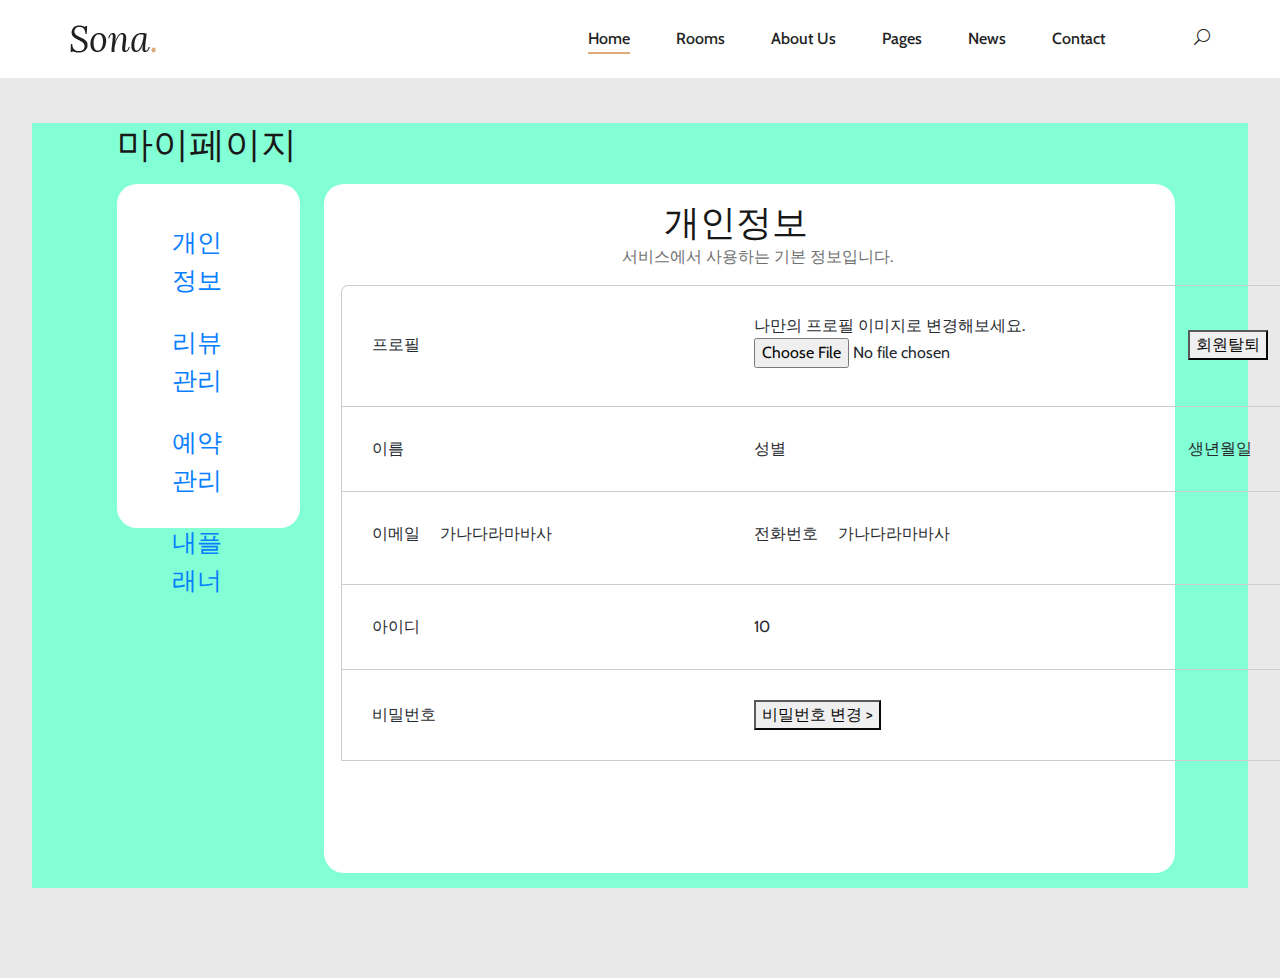
<file: src/main/webapp/WEB-INF/views/mgb/sona/index copy.html>
<!DOCTYPE html>
<html lang="zxx">

<head>
    <meta charset="UTF-8">
    <meta name="description" content="Sona Template">
    <meta name="keywords" content="Sona, unica, creative, html">
    <meta name="viewport" content="width=device-width, initial-scale=1.0">
    <meta http-equiv="X-UA-Compatible" content="ie=edge">
    <title>Sona | Template</title>

    <!-- Google Font -->
    <link href="https://fonts.googleapis.com/css?family=Lora:400,700&display=swap" rel="stylesheet">
    <link href="https://fonts.googleapis.com/css?family=Cabin:400,500,600,700&display=swap" rel="stylesheet">

    <!-- Css Styles -->
    <link rel="stylesheet" href="css/bootstrap.min.css" type="text/css">
    <link rel="stylesheet" href="css/font-awesome.min.css" type="text/css">
    <link rel="stylesheet" href="css/elegant-icons.css" type="text/css">
    <link rel="stylesheet" href="css/flaticon.css" type="text/css">
    <link rel="stylesheet" href="css/owl.carousel.min.css" type="text/css">
    <link rel="stylesheet" href="css/nice-select.css" type="text/css">
    <link rel="stylesheet" href="css/jquery-ui.min.css" type="text/css">
    <link rel="stylesheet" href="css/magnific-popup.css" type="text/css">
    <link rel="stylesheet" href="css/slicknav.min.css" type="text/css">
    <link rel="stylesheet" href="css/style.css" type="text/css">
    <link rel="stylesheet" href="css/style_rami.css" type="text/css">
</head>

<body>
    <!-- Page Preloder -->
    <div id="preloder">
        <div class="loader"></div>
    </div>

    <!-- Offcanvas Menu Section Begin -->
  

    <!-- Header Section Begin -->
    <header class="header-section">
   
        <div class="menu-item">
            <div class="container">
                <div class="row">
                    <div class="col-lg-2">
                        <div class="logo">
                            <a href="./index.html">
                                <img src="img/logo.png" alt="">
                            </a>
                        </div>
                    </div>
                    <div class="col-lg-10">
                        <div class="nav-menu">
                            <nav class="mainmenu">
                                <ul>
                                    <li class="active"><a href="./index.html">Home</a></li>
                                    <li><a href="./rooms.html">Rooms</a></li>
                                    <li><a href="./about-us.html">About Us</a></li>
                                    <li><a href="./pages.html">Pages</a>
                                        <ul class="dropdown">
                                            <li><a href="./room-details.html">Room Details</a></li>
                                            <li><a href="./blog-details.html">Blog Details</a></li>
                                            <li><a href="#">Family Room</a></li>
                                            <li><a href="#">Premium Room</a></li>
                                        </ul>
                                    </li>
                                    <li><a href="./blog.html">News</a></li>
                                    <li><a href="./contact.html">Contact</a></li>
                                </ul>
                            </nav>
                            <div class="nav-right search-switch">
                                <i class="icon_search"></i>
                            </div>
                        </div>
                    </div>
                </div>
            </div>
        </div>
    </header>
    <!-- Header End -->

   <section id="member">
       <div id="memDiv">
           <h2 id="memberH2">마이페이지</h2>
           <div id="side">
                <nav id="sidenav">
                    <ul id="sideul">
                        <li><a href="">개인정보</a></li>
                        <li><a href="">리뷰관리</a></li>
                        <li><a href="">예약관리</a></li>
                        <li><a href="">내플래너</a></li>
                    </ul>
                </nav>
            </div>

            <div id="memberForm">
                <h2 id="frmH2">개인정보</h1>
                <p id="frmP">서비스에서 사용하는 기본 정보입니다.</p>
                <form name="frm" action="" method="POST">
                <div id="ftableDiv">
                    <table id="ftable">
                        <tr>
                            <td>프로필</td>
                            <td><label>나만의 프로필 이미지로 변경해보세요.<input type="file"></label></td>
                            <td><button>회원탈퇴</button></td>
                        </tr>

                        <tr>
                            <td>이름</td>
                            <td>성별</td>
                            <td>생년월일</td>
                        </tr>

                        <tr>
                            <td><label>이메일<span class="inputY" onclick="doChange(this)">가나다라마바사</span><input type="hidden" name="email" value="가나다라마바사"></label></td>
                            <td colspan="2"><label>전화번호<span class="inputY" onclick="doChange(this)">가나다라마바사</span><input type="hidden" name="tel" value="가나다라마바사"></label></td>
                        </tr>

                        <tr>
                            <td><span>아이디</span></td>
                            <td colspan="2">10</td>
                        </tr>

                        <tr>
                            <td>비밀번호</td>
                            <td colspan="2"><button>비밀번호 변경 ></button></td>
                        </tr>
                    </table>
                </div>
                </form>
            </div>
        </div>
   </section>

<script>
    function doChange(e){
       var nodeName = e.nodeName.toUpperCase();
       var parent = e.parentNode;

       

       if(nodeName == "SPAN"){
          //기존 e 가 span 이었으면 <input> 으로 바꾸기 
          var txt = e.innerHTML.trim();
          parent.removeChild(e);
          
          var node = document.createElement("input");
          node.value = txt;
          node.setAttribute('onfocusout', 'doChange(this)');
          node.setAttribute('onkeydown', 'doEnter(this)')
          
          
          parent.appendChild(node);
          node.focus();
        
          
       } else if (nodeName == "INPUT") {
          var txt = e.value.trim(); // <INPUT> 입력값
          parent.removeChild(e); // 기존 <INPUT> 삭제
          
          var node = document.createElement("span");
          var txtNode = document.createTextNode(txt);
          node.appendChild(txtNode);
          node.setAttribute('onclick', 'doChange(this)');
          parent.appendChild(node);

          $(".inputY").addClass("inputSpan");
          
       }

    } 
    
    function doEnter(e) {
       //13은 엔터
       if(event.keyCode == 13) {
          doChange(e);
       }
    }
    
    </script>
    <!-- Js Plugins -->
    <script src="js/jquery-3.3.1.min.js"></script>
    <script src="js/bootstrap.min.js"></script>
    <script src="js/jquery.magnific-popup.min.js"></script>
    <script src="js/jquery.nice-select.min.js"></script>
    <script src="js/jquery-ui.min.js"></script>
    <script src="js/jquery.slicknav.js"></script>
    <script src="js/owl.carousel.min.js"></script>
    <script src="js/main.js"></script>
</body>

</html>
</file>
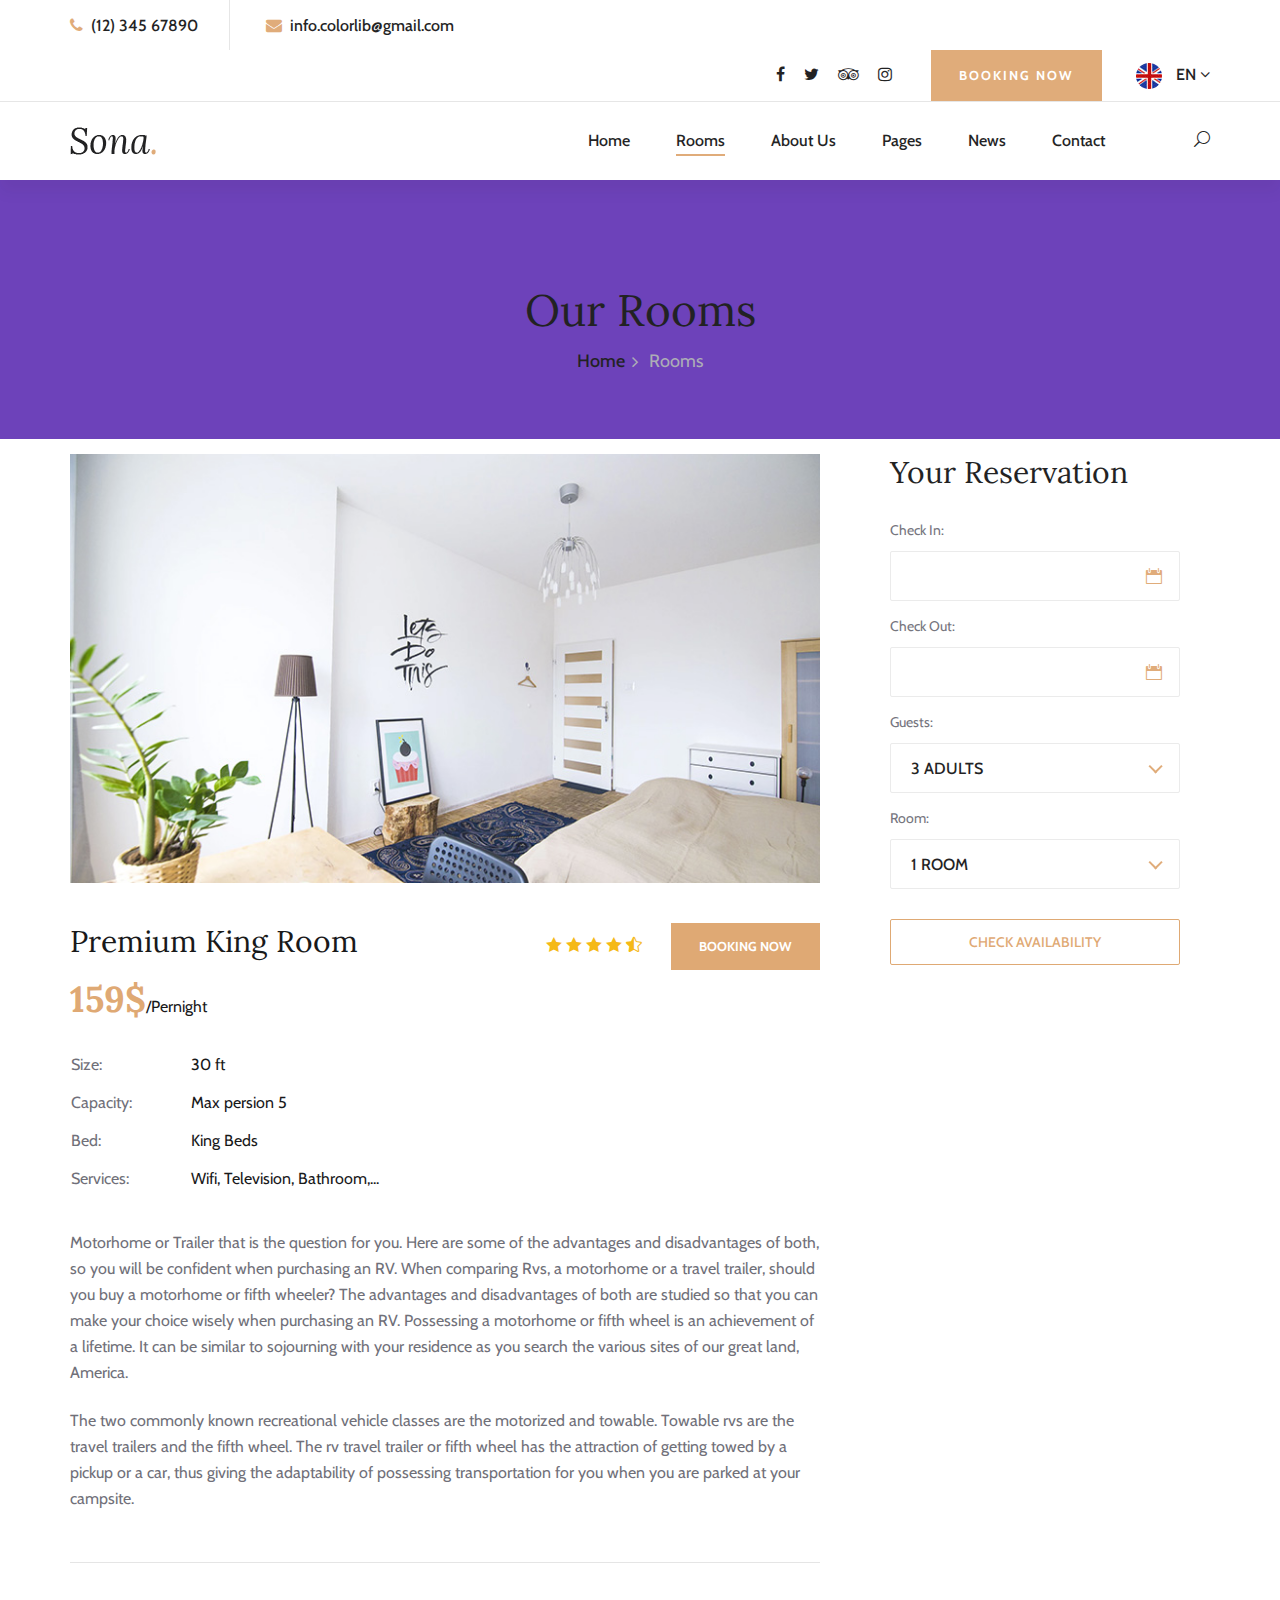
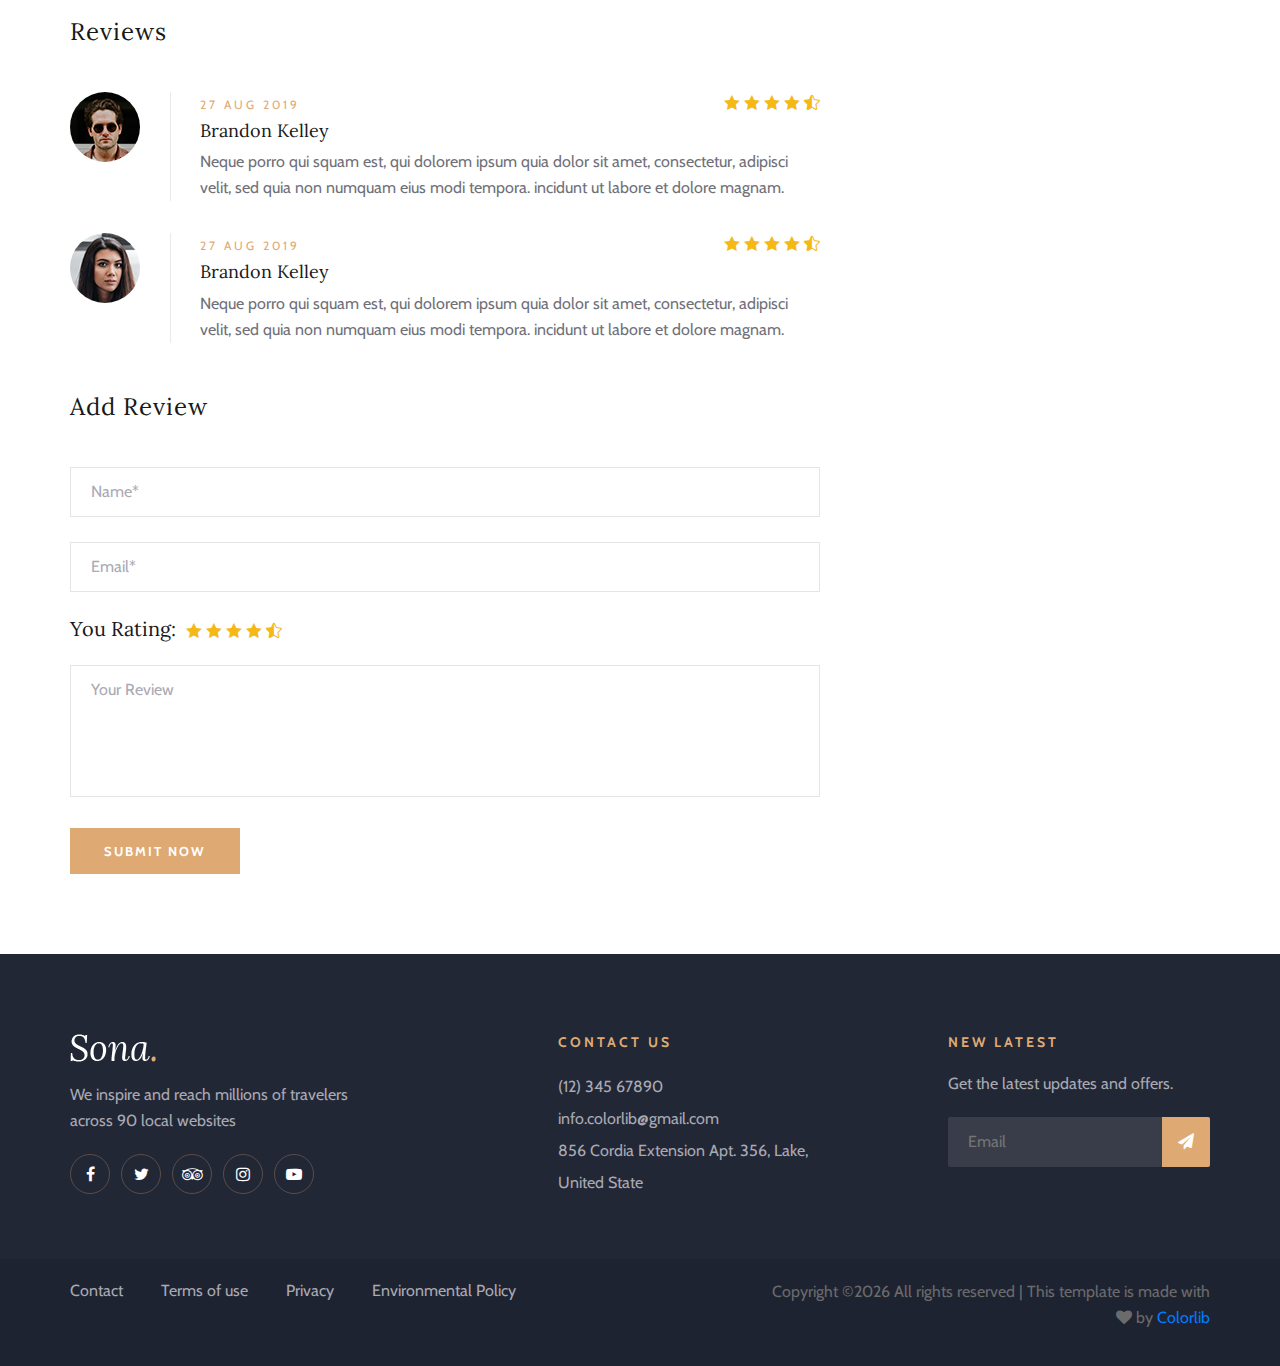
<file: src/main/webapp/WEB-INF/views/mgb/sona/room-details.html>
<!DOCTYPE html>
<html lang="zxx">

<head>
    <meta charset="UTF-8">
    <meta name="description" content="Sona Template">
    <meta name="keywords" content="Sona, unica, creative, html">
    <meta name="viewport" content="width=device-width, initial-scale=1.0">
    <meta http-equiv="X-UA-Compatible" content="ie=edge">
    <title>Sona | Template</title>

    <!-- Google Font -->
    <link href="https://fonts.googleapis.com/css?family=Lora:400,700&display=swap" rel="stylesheet">
    <link href="https://fonts.googleapis.com/css?family=Cabin:400,500,600,700&display=swap" rel="stylesheet">

    <!-- Css Styles -->
    <link rel="stylesheet" href="css/bootstrap.min.css" type="text/css">
    <link rel="stylesheet" href="css/font-awesome.min.css" type="text/css">
    <link rel="stylesheet" href="css/elegant-icons.css" type="text/css">
    <link rel="stylesheet" href="css/flaticon.css" type="text/css">
    <link rel="stylesheet" href="css/owl.carousel.min.css" type="text/css">
    <link rel="stylesheet" href="css/nice-select.css" type="text/css">
    <link rel="stylesheet" href="css/jquery-ui.min.css" type="text/css">
    <link rel="stylesheet" href="css/magnific-popup.css" type="text/css">
    <link rel="stylesheet" href="css/slicknav.min.css" type="text/css">
    <link rel="stylesheet" href="css/style.css" type="text/css">
</head>

<body>
    <!-- Page Preloder -->
    <div id="preloder">
        <div class="loader"></div>
    </div>

    <!-- Offcanvas Menu Section Begin -->
    <div class="offcanvas-menu-overlay"></div>
    <div class="canvas-open">
        <i class="icon_menu"></i>
    </div>
    <div class="offcanvas-menu-wrapper">
        <div class="canvas-close">
            <i class="icon_close"></i>
        </div>
        <div class="search-icon search-switch">
            <i class="icon_search"></i>
        </div>
        <div class="header-configure-area">
            <div class="language-option">
                <img src="img/flag.jpg" alt="">
                <span>EN <i class="fa fa-angle-down"></i></span>
                <div class="flag-dropdown">
                    <ul>
                        <li><a href="#">Zi</a></li>
                        <li><a href="#">Fr</a></li>
                    </ul>
                </div>
            </div>
            <a href="#" class="bk-btn">Booking Now</a>
        </div>
        <nav class="mainmenu mobile-menu">
            <ul>
                <li class="active"><a href="./index.html">Home</a></li>
                <li><a href="./rooms.html">Rooms</a></li>
                <li><a href="./about-us.html">About Us</a></li>
                <li><a href="./pages.html">Pages</a>
                    <ul class="dropdown">
                        <li><a href="./room-details.html">Room Details</a></li>
                        <li><a href="./blog-details.html">Blog Details</a></li>
                        <li><a href="#">Family Room</a></li>
                        <li><a href="#">Premium Room</a></li>
                    </ul>
                </li>
                <li><a href="./blog.html">News</a></li>
                <li><a href="./contact.html">Contact</a></li>
            </ul>
        </nav>
        <div id="mobile-menu-wrap"></div>
        <div class="top-social">
            <a href="#"><i class="fa fa-facebook"></i></a>
            <a href="#"><i class="fa fa-twitter"></i></a>
            <a href="#"><i class="fa fa-tripadvisor"></i></a>
            <a href="#"><i class="fa fa-instagram"></i></a>
        </div>
        <ul class="top-widget">
            <li><i class="fa fa-phone"></i> (12) 345 67890</li>
            <li><i class="fa fa-envelope"></i> info.colorlib@gmail.com</li>
        </ul>
    </div>
    <!-- Offcanvas Menu Section End -->

    <!-- Header Section Begin -->
    <header class="header-section header-normal">
        <div class="top-nav">
            <div class="container">
                <div class="row">
                    <div class="col-lg-6">
                        <ul class="tn-left">
                            <li><i class="fa fa-phone"></i> (12) 345 67890</li>
                            <li><i class="fa fa-envelope"></i> info.colorlib@gmail.com</li>
                        </ul>
                    </div>
                    <div class="col-lg-6">
                        <div class="tn-right">
                            <div class="top-social">
                                <a href="#"><i class="fa fa-facebook"></i></a>
                                <a href="#"><i class="fa fa-twitter"></i></a>
                                <a href="#"><i class="fa fa-tripadvisor"></i></a>
                                <a href="#"><i class="fa fa-instagram"></i></a>
                            </div>
                            <a href="#" class="bk-btn">Booking Now</a>
                            <div class="language-option">
                                <img src="img/flag.jpg" alt="">
                                <span>EN <i class="fa fa-angle-down"></i></span>
                                <div class="flag-dropdown">
                                    <ul>
                                        <li><a href="#">Zi</a></li>
                                        <li><a href="#">Fr</a></li>
                                    </ul>
                                </div>
                            </div>
                        </div>
                    </div>
                </div>
            </div>
        </div>
        <div class="menu-item">
            <div class="container">
                <div class="row">
                    <div class="col-lg-2">
                        <div class="logo">
                            <a href="./index.html">
                                <img src="img/logo.png" alt="">
                            </a>
                        </div>
                    </div>
                    <div class="col-lg-10">
                        <div class="nav-menu">
                            <nav class="mainmenu">
                                <ul>
                                    <li><a href="./index.html">Home</a></li>
                                    <li class="active"><a href="./rooms.html">Rooms</a></li>
                                    <li><a href="./about-us.html">About Us</a></li>
                                    <li><a href="./pages.html">Pages</a>
                                        <ul class="dropdown">
                                            <li><a href="./room-details.html">Room Details</a></li>
                                            <li><a href="./blog-details.html">Blog Details</a></li>
                                            <li><a href="#">Family Room</a></li>
                                            <li><a href="#">Premium Room</a></li>
                                        </ul>
                                    </li>
                                    <li><a href="./blog.html">News</a></li>
                                    <li><a href="./contact.html">Contact</a></li>
                                </ul>
                            </nav>
                            <div class="nav-right search-switch">
                                <i class="icon_search"></i>
                            </div>
                        </div>
                    </div>
                </div>
            </div>
        </div>
    </header>
    <!-- Header End -->

    <!-- Breadcrumb Section Begin -->
    <div class="breadcrumb-section">
        <div class="container">
            <div class="row">
                <div class="col-lg-12">
                    <div class="breadcrumb-text">
                        <h2>Our Rooms</h2>
                        <div class="bt-option">
                            <a href="./home.html">Home</a>
                            <span>Rooms</span>
                        </div>
                    </div>
                </div>
            </div>
        </div>
    </div>
    <!-- Breadcrumb Section End -->

    <!-- Room Details Section Begin -->
    <section class="room-details-section spad">
        <div class="container">
            <div class="row">
                <div class="col-lg-8">
                    <div class="room-details-item">
                        <img src="img/room/room-details.jpg" alt="">
                        <div class="rd-text">
                            <div class="rd-title">
                                <h3>Premium King Room</h3>
                                <div class="rdt-right">
                                    <div class="rating">
                                        <i class="icon_star"></i>
                                        <i class="icon_star"></i>
                                        <i class="icon_star"></i>
                                        <i class="icon_star"></i>
                                        <i class="icon_star-half_alt"></i>
                                    </div>
                                    <a href="#">Booking Now</a>
                                </div>
                            </div>
                            <h2>159$<span>/Pernight</span></h2>
                            <table>
                                <tbody>
                                    <tr>
                                        <td class="r-o">Size:</td>
                                        <td>30 ft</td>
                                    </tr>
                                    <tr>
                                        <td class="r-o">Capacity:</td>
                                        <td>Max persion 5</td>
                                    </tr>
                                    <tr>
                                        <td class="r-o">Bed:</td>
                                        <td>King Beds</td>
                                    </tr>
                                    <tr>
                                        <td class="r-o">Services:</td>
                                        <td>Wifi, Television, Bathroom,...</td>
                                    </tr>
                                </tbody>
                            </table>
                            <p class="f-para">Motorhome or Trailer that is the question for you. Here are some of the
                                advantages and disadvantages of both, so you will be confident when purchasing an RV.
                                When comparing Rvs, a motorhome or a travel trailer, should you buy a motorhome or fifth
                                wheeler? The advantages and disadvantages of both are studied so that you can make your
                                choice wisely when purchasing an RV. Possessing a motorhome or fifth wheel is an
                                achievement of a lifetime. It can be similar to sojourning with your residence as you
                                search the various sites of our great land, America.</p>
                            <p>The two commonly known recreational vehicle classes are the motorized and towable.
                                Towable rvs are the travel trailers and the fifth wheel. The rv travel trailer or fifth
                                wheel has the attraction of getting towed by a pickup or a car, thus giving the
                                adaptability of possessing transportation for you when you are parked at your campsite.
                            </p>
                        </div>
                    </div>
                    <div class="rd-reviews">
                        <h4>Reviews</h4>
                        <div class="review-item">
                            <div class="ri-pic">
                                <img src="img/room/avatar/avatar-1.jpg" alt="">
                            </div>
                            <div class="ri-text">
                                <span>27 Aug 2019</span>
                                <div class="rating">
                                    <i class="icon_star"></i>
                                    <i class="icon_star"></i>
                                    <i class="icon_star"></i>
                                    <i class="icon_star"></i>
                                    <i class="icon_star-half_alt"></i>
                                </div>
                                <h5>Brandon Kelley</h5>
                                <p>Neque porro qui squam est, qui dolorem ipsum quia dolor sit amet, consectetur,
                                    adipisci velit, sed quia non numquam eius modi tempora. incidunt ut labore et dolore
                                    magnam.</p>
                            </div>
                        </div>
                        <div class="review-item">
                            <div class="ri-pic">
                                <img src="img/room/avatar/avatar-2.jpg" alt="">
                            </div>
                            <div class="ri-text">
                                <span>27 Aug 2019</span>
                                <div class="rating">
                                    <i class="icon_star"></i>
                                    <i class="icon_star"></i>
                                    <i class="icon_star"></i>
                                    <i class="icon_star"></i>
                                    <i class="icon_star-half_alt"></i>
                                </div>
                                <h5>Brandon Kelley</h5>
                                <p>Neque porro qui squam est, qui dolorem ipsum quia dolor sit amet, consectetur,
                                    adipisci velit, sed quia non numquam eius modi tempora. incidunt ut labore et dolore
                                    magnam.</p>
                            </div>
                        </div>
                    </div>
                    <div class="review-add">
                        <h4>Add Review</h4>
                        <form action="#" class="ra-form">
                            <div class="row">
                                <div class="col-lg-6">
                                    <input type="text" placeholder="Name*">
                                </div>
                                <div class="col-lg-6">
                                    <input type="text" placeholder="Email*">
                                </div>
                                <div class="col-lg-12">
                                    <div>
                                        <h5>You Rating:</h5>
                                        <div class="rating">
                                            <i class="icon_star"></i>
                                            <i class="icon_star"></i>
                                            <i class="icon_star"></i>
                                            <i class="icon_star"></i>
                                            <i class="icon_star-half_alt"></i>
                                        </div>
                                    </div>
                                    <textarea placeholder="Your Review"></textarea>
                                    <button type="submit">Submit Now</button>
                                </div>
                            </div>
                        </form>
                    </div>
                </div>
                <div class="col-lg-4">
                    <div class="room-booking">
                        <h3>Your Reservation</h3>
                        <form action="#">
                            <div class="check-date">
                                <label for="date-in">Check In:</label>
                                <input type="text" class="date-input" id="date-in">
                                <i class="icon_calendar"></i>
                            </div>
                            <div class="check-date">
                                <label for="date-out">Check Out:</label>
                                <input type="text" class="date-input" id="date-out">
                                <i class="icon_calendar"></i>
                            </div>
                            <div class="select-option">
                                <label for="guest">Guests:</label>
                                <select id="guest">
                                    <option value="">3 Adults</option>
                                </select>
                            </div>
                            <div class="select-option">
                                <label for="room">Room:</label>
                                <select id="room">
                                    <option value="">1 Room</option>
                                </select>
                            </div>
                            <button type="submit">Check Availability</button>
                        </form>
                    </div>
                </div>
            </div>
        </div>
    </section>
    <!-- Room Details Section End -->

    <!-- Footer Section Begin -->
    <footer class="footer-section">
        <div class="container">
            <div class="footer-text">
                <div class="row">
                    <div class="col-lg-4">
                        <div class="ft-about">
                            <div class="logo">
                                <a href="#">
                                    <img src="img/footer-logo.png" alt="">
                                </a>
                            </div>
                            <p>We inspire and reach millions of travelers<br /> across 90 local websites</p>
                            <div class="fa-social">
                                <a href="#"><i class="fa fa-facebook"></i></a>
                                <a href="#"><i class="fa fa-twitter"></i></a>
                                <a href="#"><i class="fa fa-tripadvisor"></i></a>
                                <a href="#"><i class="fa fa-instagram"></i></a>
                                <a href="#"><i class="fa fa-youtube-play"></i></a>
                            </div>
                        </div>
                    </div>
                    <div class="col-lg-3 offset-lg-1">
                        <div class="ft-contact">
                            <h6>Contact Us</h6>
                            <ul>
                                <li>(12) 345 67890</li>
                                <li>info.colorlib@gmail.com</li>
                                <li>856 Cordia Extension Apt. 356, Lake, United State</li>
                            </ul>
                        </div>
                    </div>
                    <div class="col-lg-3 offset-lg-1">
                        <div class="ft-newslatter">
                            <h6>New latest</h6>
                            <p>Get the latest updates and offers.</p>
                            <form action="#" class="fn-form">
                                <input type="text" placeholder="Email">
                                <button type="submit"><i class="fa fa-send"></i></button>
                            </form>
                        </div>
                    </div>
                </div>
            </div>
        </div>
        <div class="copyright-option">
            <div class="container">
                <div class="row">
                    <div class="col-lg-7">
                        <ul>
                            <li><a href="#">Contact</a></li>
                            <li><a href="#">Terms of use</a></li>
                            <li><a href="#">Privacy</a></li>
                            <li><a href="#">Environmental Policy</a></li>
                        </ul>
                    </div>
                    <div class="col-lg-5">
                        <div class="co-text"><p><!-- Link back to Colorlib can't be removed. Template is licensed under CC BY 3.0. -->
  Copyright &copy;<script>document.write(new Date().getFullYear());</script> All rights reserved | This template is made with <i class="fa fa-heart" aria-hidden="true"></i> by <a href="https://colorlib.com" target="_blank">Colorlib</a>
  <!-- Link back to Colorlib can't be removed. Template is licensed under CC BY 3.0. --></p></div>
                    </div>
                </div>
            </div>
        </div>
    </footer>
    <!-- Footer Section End -->

    <!-- Search model Begin -->
    <div class="search-model">
        <div class="h-100 d-flex align-items-center justify-content-center">
            <div class="search-close-switch"><i class="icon_close"></i></div>
            <form class="search-model-form">
                <input type="text" id="search-input" placeholder="Search here.....">
            </form>
        </div>
    </div>
    <!-- Search model end -->

    <!-- Js Plugins -->
    <script src="js/jquery-3.3.1.min.js"></script>
    <script src="js/bootstrap.min.js"></script>
    <script src="js/jquery.magnific-popup.min.js"></script>
    <script src="js/jquery.nice-select.min.js"></script>
    <script src="js/jquery-ui.min.js"></script>
    <script src="js/jquery.slicknav.js"></script>
    <script src="js/owl.carousel.min.js"></script>
    <script src="js/main.js"></script>
</body>

</html>
</file>
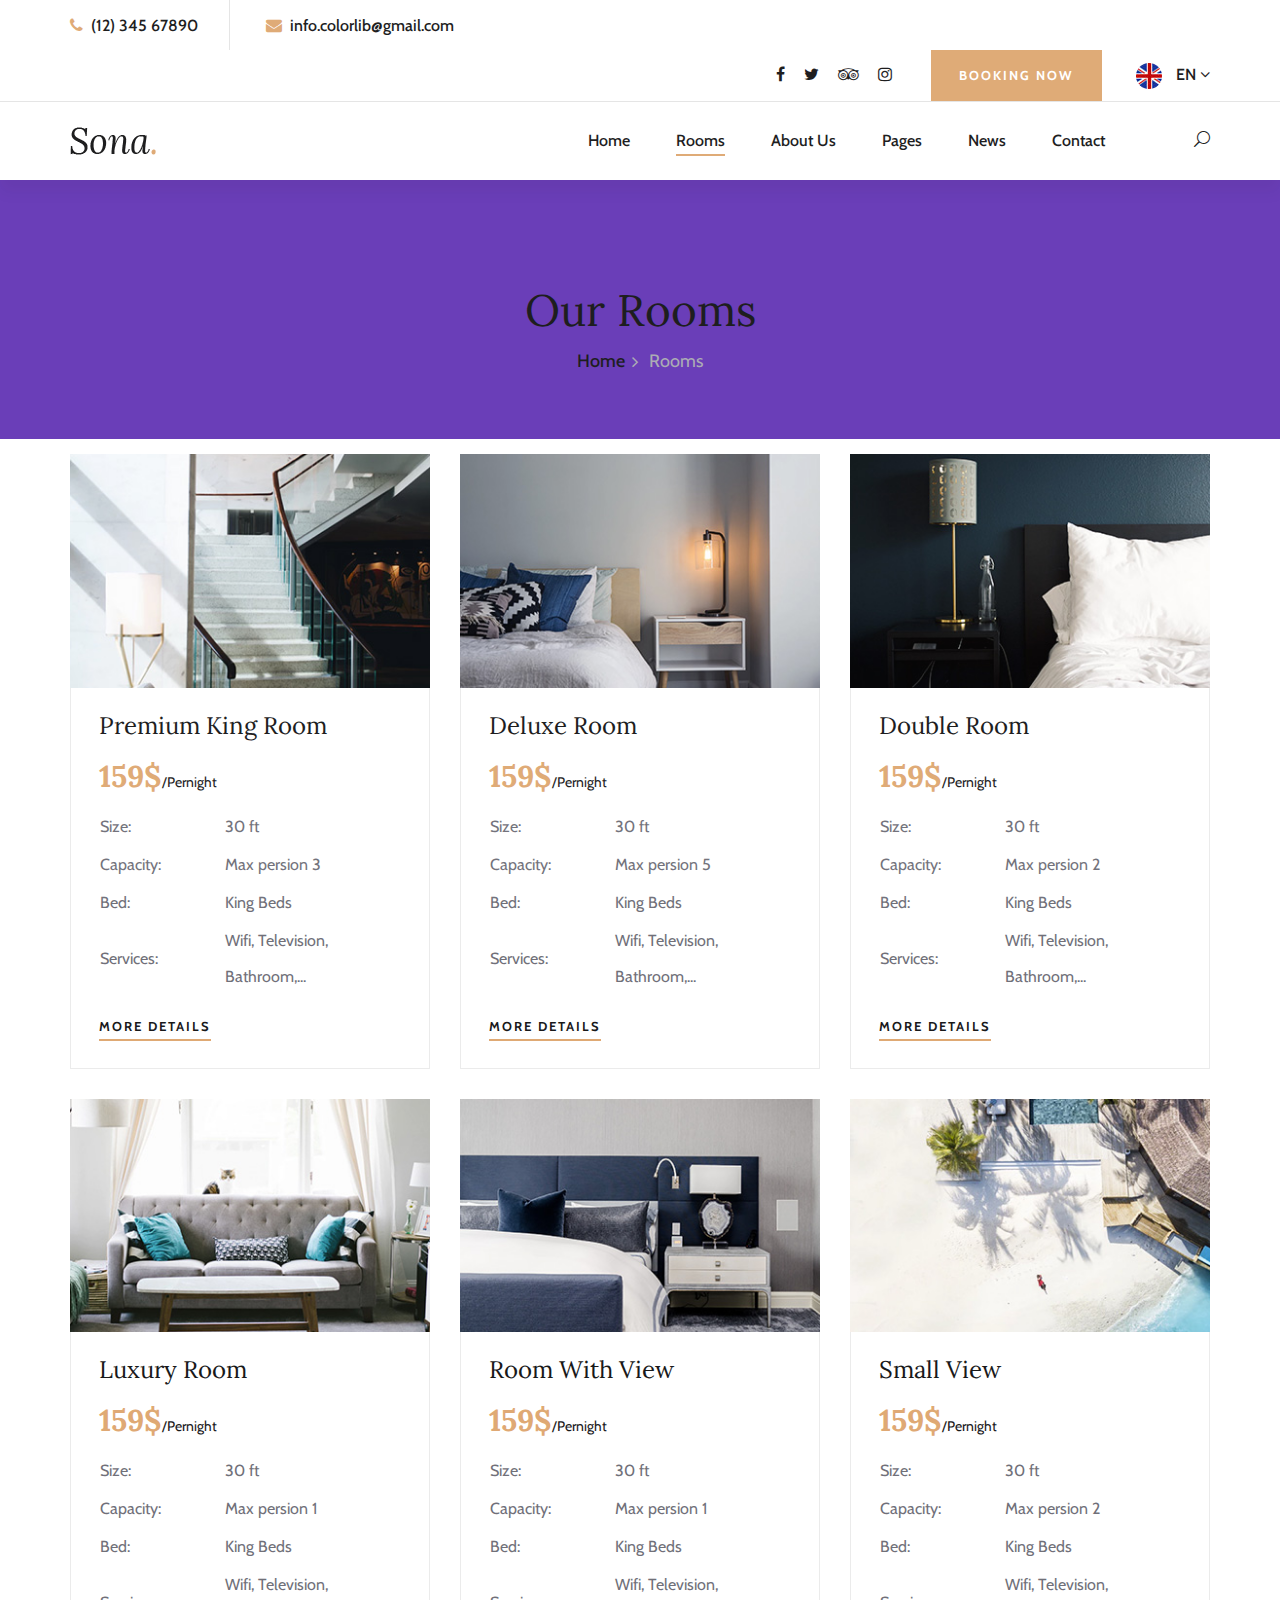
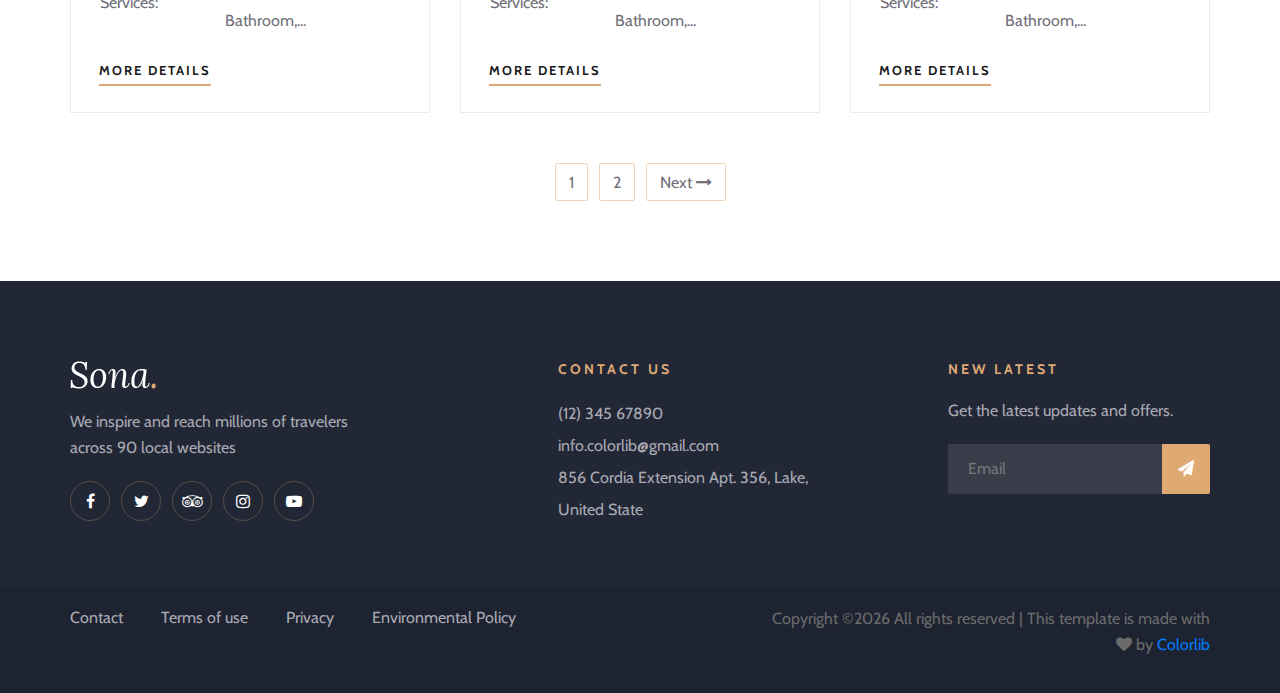
<file: src/main/webapp/WEB-INF/views/mgb/sona/rooms.html>
<!DOCTYPE html>
<html lang="zxx">

<head>
    <meta charset="UTF-8">
    <meta name="description" content="Sona Template">
    <meta name="keywords" content="Sona, unica, creative, html">
    <meta name="viewport" content="width=device-width, initial-scale=1.0">
    <meta http-equiv="X-UA-Compatible" content="ie=edge">
    <title>Sona | Template</title>

    <!-- Google Font -->
    <link href="https://fonts.googleapis.com/css?family=Lora:400,700&display=swap" rel="stylesheet">
    <link href="https://fonts.googleapis.com/css?family=Cabin:400,500,600,700&display=swap" rel="stylesheet">

    <!-- Css Styles -->
    <link rel="stylesheet" href="css/bootstrap.min.css" type="text/css">
    <link rel="stylesheet" href="css/font-awesome.min.css" type="text/css">
    <link rel="stylesheet" href="css/elegant-icons.css" type="text/css">
    <link rel="stylesheet" href="css/flaticon.css" type="text/css">
    <link rel="stylesheet" href="css/owl.carousel.min.css" type="text/css">
    <link rel="stylesheet" href="css/nice-select.css" type="text/css">
    <link rel="stylesheet" href="css/jquery-ui.min.css" type="text/css">
    <link rel="stylesheet" href="css/magnific-popup.css" type="text/css">
    <link rel="stylesheet" href="css/slicknav.min.css" type="text/css">
    <link rel="stylesheet" href="css/style.css" type="text/css">
</head>

<body>
    <!-- Page Preloder -->
    <div id="preloder">
        <div class="loader"></div>
    </div>

    <!-- Offcanvas Menu Section Begin -->
    <div class="offcanvas-menu-overlay"></div>
    <div class="canvas-open">
        <i class="icon_menu"></i>
    </div>
    <div class="offcanvas-menu-wrapper">
        <div class="canvas-close">
            <i class="icon_close"></i>
        </div>
        <div class="search-icon search-switch">
            <i class="icon_search"></i>
        </div>
        <div class="header-configure-area">
            <div class="language-option">
                <img src="img/flag.jpg" alt="">
                <span>EN <i class="fa fa-angle-down"></i></span>
                <div class="flag-dropdown">
                    <ul>
                        <li><a href="#">Zi</a></li>
                        <li><a href="#">Fr</a></li>
                    </ul>
                </div>
            </div>
            <a href="#" class="bk-btn">Booking Now</a>
        </div>
        <nav class="mainmenu mobile-menu">
            <ul>
                <li class="active"><a href="./index.html">Home</a></li>
                <li><a href="./rooms.html">Rooms</a></li>
                <li><a href="./about-us.html">About Us</a></li>
                <li><a href="./pages.html">Pages</a>
                    <ul class="dropdown">
                        <li><a href="./room-details.html">Room Details</a></li>
                        <li><a href="./blog-details.html">Blog Details</a></li>
                        <li><a href="#">Family Room</a></li>
                        <li><a href="#">Premium Room</a></li>
                    </ul>
                </li>
                <li><a href="./blog.html">News</a></li>
                <li><a href="./contact.html">Contact</a></li>
            </ul>
        </nav>
        <div id="mobile-menu-wrap"></div>
        <div class="top-social">
            <a href="#"><i class="fa fa-facebook"></i></a>
            <a href="#"><i class="fa fa-twitter"></i></a>
            <a href="#"><i class="fa fa-tripadvisor"></i></a>
            <a href="#"><i class="fa fa-instagram"></i></a>
        </div>
        <ul class="top-widget">
            <li><i class="fa fa-phone"></i> (12) 345 67890</li>
            <li><i class="fa fa-envelope"></i> info.colorlib@gmail.com</li>
        </ul>
    </div>
    <!-- Offcanvas Menu Section End -->

    <!-- Header Section Begin -->
    <header class="header-section header-normal">
        <div class="top-nav">
            <div class="container">
                <div class="row">
                    <div class="col-lg-6">
                        <ul class="tn-left">
                            <li><i class="fa fa-phone"></i> (12) 345 67890</li>
                            <li><i class="fa fa-envelope"></i> info.colorlib@gmail.com</li>
                        </ul>
                    </div>
                    <div class="col-lg-6">
                        <div class="tn-right">
                            <div class="top-social">
                                <a href="#"><i class="fa fa-facebook"></i></a>
                                <a href="#"><i class="fa fa-twitter"></i></a>
                                <a href="#"><i class="fa fa-tripadvisor"></i></a>
                                <a href="#"><i class="fa fa-instagram"></i></a>
                            </div>
                            <a href="#" class="bk-btn">Booking Now</a>
                            <div class="language-option">
                                <img src="img/flag.jpg" alt="">
                                <span>EN <i class="fa fa-angle-down"></i></span>
                                <div class="flag-dropdown">
                                    <ul>
                                        <li><a href="#">Zi</a></li>
                                        <li><a href="#">Fr</a></li>
                                    </ul>
                                </div>
                            </div>
                        </div>
                    </div>
                </div>
            </div>
        </div>
        <div class="menu-item">
            <div class="container">
                <div class="row">
                    <div class="col-lg-2">
                        <div class="logo">
                            <a href="./index.html">
                                <img src="img/logo.png" alt="">
                            </a>
                        </div>
                    </div>
                    <div class="col-lg-10">
                        <div class="nav-menu">
                            <nav class="mainmenu">
                                <ul>
                                    <li><a href="./index.html">Home</a></li>
                                    <li class="active"><a href="./rooms.html">Rooms</a></li>
                                    <li><a href="./about-us.html">About Us</a></li>
                                    <li><a href="./pages.html">Pages</a>
                                        <ul class="dropdown">
                                            <li><a href="./room-details.html">Room Details</a></li>
                                            <li><a href="./blog-details.html">Blog Details</a></li>
                                            <li><a href="#">Family Room</a></li>
                                            <li><a href="#">Premium Room</a></li>
                                        </ul>
                                    </li>
                                    <li><a href="./blog.html">News</a></li>
                                    <li><a href="./contact.html">Contact</a></li>
                                </ul>
                            </nav>
                            <div class="nav-right search-switch">
                                <i class="icon_search"></i>
                            </div>
                        </div>
                    </div>
                </div>
            </div>
        </div>
    </header>
    <!-- Header End -->

    <!-- Breadcrumb Section Begin -->
    <div class="breadcrumb-section">
        <div class="container">
            <div class="row">
                <div class="col-lg-12">
                    <div class="breadcrumb-text">
                        <h2>Our Rooms</h2>
                        <div class="bt-option">
                            <a href="./home.html">Home</a>
                            <span>Rooms</span>
                        </div>
                    </div>
                </div>
            </div>
        </div>
    </div>
    <!-- Breadcrumb Section End -->

    <!-- Rooms Section Begin -->
    <section class="rooms-section spad">
        <div class="container">
            <div class="row">
                <div class="col-lg-4 col-md-6">
                    <div class="room-item">
                        <img src="img/room/room-1.jpg" alt="">
                        <div class="ri-text">
                            <h4>Premium King Room</h4>
                            <h3>159$<span>/Pernight</span></h3>
                            <table>
                                <tbody>
                                    <tr>
                                        <td class="r-o">Size:</td>
                                        <td>30 ft</td>
                                    </tr>
                                    <tr>
                                        <td class="r-o">Capacity:</td>
                                        <td>Max persion 3</td>
                                    </tr>
                                    <tr>
                                        <td class="r-o">Bed:</td>
                                        <td>King Beds</td>
                                    </tr>
                                    <tr>
                                        <td class="r-o">Services:</td>
                                        <td>Wifi, Television, Bathroom,...</td>
                                    </tr>
                                </tbody>
                            </table>
                            <a href="#" class="primary-btn">More Details</a>
                        </div>
                    </div>
                </div>
                <div class="col-lg-4 col-md-6">
                    <div class="room-item">
                        <img src="img/room/room-2.jpg" alt="">
                        <div class="ri-text">
                            <h4>Deluxe Room</h4>
                            <h3>159$<span>/Pernight</span></h3>
                            <table>
                                <tbody>
                                    <tr>
                                        <td class="r-o">Size:</td>
                                        <td>30 ft</td>
                                    </tr>
                                    <tr>
                                        <td class="r-o">Capacity:</td>
                                        <td>Max persion 5</td>
                                    </tr>
                                    <tr>
                                        <td class="r-o">Bed:</td>
                                        <td>King Beds</td>
                                    </tr>
                                    <tr>
                                        <td class="r-o">Services:</td>
                                        <td>Wifi, Television, Bathroom,...</td>
                                    </tr>
                                </tbody>
                            </table>
                            <a href="#" class="primary-btn">More Details</a>
                        </div>
                    </div>
                </div>
                <div class="col-lg-4 col-md-6">
                    <div class="room-item">
                        <img src="img/room/room-3.jpg" alt="">
                        <div class="ri-text">
                            <h4>Double Room</h4>
                            <h3>159$<span>/Pernight</span></h3>
                            <table>
                                <tbody>
                                    <tr>
                                        <td class="r-o">Size:</td>
                                        <td>30 ft</td>
                                    </tr>
                                    <tr>
                                        <td class="r-o">Capacity:</td>
                                        <td>Max persion 2</td>
                                    </tr>
                                    <tr>
                                        <td class="r-o">Bed:</td>
                                        <td>King Beds</td>
                                    </tr>
                                    <tr>
                                        <td class="r-o">Services:</td>
                                        <td>Wifi, Television, Bathroom,...</td>
                                    </tr>
                                </tbody>
                            </table>
                            <a href="#" class="primary-btn">More Details</a>
                        </div>
                    </div>
                </div>
                <div class="col-lg-4 col-md-6">
                    <div class="room-item">
                        <img src="img/room/room-4.jpg" alt="">
                        <div class="ri-text">
                            <h4>Luxury Room</h4>
                            <h3>159$<span>/Pernight</span></h3>
                            <table>
                                <tbody>
                                    <tr>
                                        <td class="r-o">Size:</td>
                                        <td>30 ft</td>
                                    </tr>
                                    <tr>
                                        <td class="r-o">Capacity:</td>
                                        <td>Max persion 1</td>
                                    </tr>
                                    <tr>
                                        <td class="r-o">Bed:</td>
                                        <td>King Beds</td>
                                    </tr>
                                    <tr>
                                        <td class="r-o">Services:</td>
                                        <td>Wifi, Television, Bathroom,...</td>
                                    </tr>
                                </tbody>
                            </table>
                            <a href="#" class="primary-btn">More Details</a>
                        </div>
                    </div>
                </div>
                <div class="col-lg-4 col-md-6">
                    <div class="room-item">
                        <img src="img/room/room-5.jpg" alt="">
                        <div class="ri-text">
                            <h4>Room With View</h4>
                            <h3>159$<span>/Pernight</span></h3>
                            <table>
                                <tbody>
                                    <tr>
                                        <td class="r-o">Size:</td>
                                        <td>30 ft</td>
                                    </tr>
                                    <tr>
                                        <td class="r-o">Capacity:</td>
                                        <td>Max persion 1</td>
                                    </tr>
                                    <tr>
                                        <td class="r-o">Bed:</td>
                                        <td>King Beds</td>
                                    </tr>
                                    <tr>
                                        <td class="r-o">Services:</td>
                                        <td>Wifi, Television, Bathroom,...</td>
                                    </tr>
                                </tbody>
                            </table>
                            <a href="#" class="primary-btn">More Details</a>
                        </div>
                    </div>
                </div>
                <div class="col-lg-4 col-md-6">
                    <div class="room-item">
                        <img src="img/room/room-6.jpg" alt="">
                        <div class="ri-text">
                            <h4>Small View</h4>
                            <h3>159$<span>/Pernight</span></h3>
                            <table>
                                <tbody>
                                    <tr>
                                        <td class="r-o">Size:</td>
                                        <td>30 ft</td>
                                    </tr>
                                    <tr>
                                        <td class="r-o">Capacity:</td>
                                        <td>Max persion 2</td>
                                    </tr>
                                    <tr>
                                        <td class="r-o">Bed:</td>
                                        <td>King Beds</td>
                                    </tr>
                                    <tr>
                                        <td class="r-o">Services:</td>
                                        <td>Wifi, Television, Bathroom,...</td>
                                    </tr>
                                </tbody>
                            </table>
                            <a href="#" class="primary-btn">More Details</a>
                        </div>
                    </div>
                </div>
                <div class="col-lg-12">
                    <div class="room-pagination">
                        <a href="#">1</a>
                        <a href="#">2</a>
                        <a href="#">Next <i class="fa fa-long-arrow-right"></i></a>
                    </div>
                </div>
            </div>
        </div>
    </section>
    <!-- Rooms Section End -->

    <!-- Footer Section Begin -->
    <footer class="footer-section">
        <div class="container">
            <div class="footer-text">
                <div class="row">
                    <div class="col-lg-4">
                        <div class="ft-about">
                            <div class="logo">
                                <a href="#">
                                    <img src="img/footer-logo.png" alt="">
                                </a>
                            </div>
                            <p>We inspire and reach millions of travelers<br /> across 90 local websites</p>
                            <div class="fa-social">
                                <a href="#"><i class="fa fa-facebook"></i></a>
                                <a href="#"><i class="fa fa-twitter"></i></a>
                                <a href="#"><i class="fa fa-tripadvisor"></i></a>
                                <a href="#"><i class="fa fa-instagram"></i></a>
                                <a href="#"><i class="fa fa-youtube-play"></i></a>
                            </div>
                        </div>
                    </div>
                    <div class="col-lg-3 offset-lg-1">
                        <div class="ft-contact">
                            <h6>Contact Us</h6>
                            <ul>
                                <li>(12) 345 67890</li>
                                <li>info.colorlib@gmail.com</li>
                                <li>856 Cordia Extension Apt. 356, Lake, United State</li>
                            </ul>
                        </div>
                    </div>
                    <div class="col-lg-3 offset-lg-1">
                        <div class="ft-newslatter">
                            <h6>New latest</h6>
                            <p>Get the latest updates and offers.</p>
                            <form action="#" class="fn-form">
                                <input type="text" placeholder="Email">
                                <button type="submit"><i class="fa fa-send"></i></button>
                            </form>
                        </div>
                    </div>
                </div>
            </div>
        </div>
        <div class="copyright-option">
            <div class="container">
                <div class="row">
                    <div class="col-lg-7">
                        <ul>
                            <li><a href="#">Contact</a></li>
                            <li><a href="#">Terms of use</a></li>
                            <li><a href="#">Privacy</a></li>
                            <li><a href="#">Environmental Policy</a></li>
                        </ul>
                    </div>
                    <div class="col-lg-5">
                        <div class="co-text"><p><!-- Link back to Colorlib can't be removed. Template is licensed under CC BY 3.0. -->
  Copyright &copy;<script>document.write(new Date().getFullYear());</script> All rights reserved | This template is made with <i class="fa fa-heart" aria-hidden="true"></i> by <a href="https://colorlib.com" target="_blank">Colorlib</a>
  <!-- Link back to Colorlib can't be removed. Template is licensed under CC BY 3.0. --></p></div>
                    </div>
                </div>
            </div>
        </div>
    </footer>
    <!-- Footer Section End -->

    <!-- Search model Begin -->
    <div class="search-model">
        <div class="h-100 d-flex align-items-center justify-content-center">
            <div class="search-close-switch"><i class="icon_close"></i></div>
            <form class="search-model-form">
                <input type="text" id="search-input" placeholder="Search here.....">
            </form>
        </div>
    </div>
    <!-- Search model end -->

    <!-- Js Plugins -->
    <script src="js/jquery-3.3.1.min.js"></script>
    <script src="js/bootstrap.min.js"></script>
    <script src="js/jquery.magnific-popup.min.js"></script>
    <script src="js/jquery.nice-select.min.js"></script>
    <script src="js/jquery-ui.min.js"></script>
    <script src="js/jquery.slicknav.js"></script>
    <script src="js/owl.carousel.min.js"></script>
    <script src="js/main.js"></script>
</body>

</html>
</file>
<file: src/main/webapp/WEB-INF/views/mgb/sona/css/elegant-icons.css>
@font-face {
	font-family: 'ElegantIcons';
	src:url('../fonts/ElegantIcons.eot');
	src:url('../fonts/ElegantIcons.eot?#iefix') format('embedded-opentype'),
		url('../fonts/ElegantIcons.woff') format('woff'),
		url('../fonts/ElegantIcons.ttf') format('truetype'),
		url('../fonts/ElegantIcons.svg#ElegantIcons') format('svg');
	font-weight: normal;
	font-style: normal;
}

/* Use the following CSS code if you want to use data attributes for inserting your icons */
[data-icon]:before {
	font-family: 'ElegantIcons';
	content: attr(data-icon);
	speak: none;
	font-weight: normal;
	font-variant: normal;
	text-transform: none;
	line-height: 1;
	-webkit-font-smoothing: antialiased;
	-moz-osx-font-smoothing: grayscale;
}

/* Use the following CSS code if you want to have a class per icon */
/*
Instead of a list of all class selectors,
you can use the generic selector below, but it's slower:
[class*="your-class-prefix"] {
*/
.arrow_up, .arrow_down, .arrow_left, .arrow_right, .arrow_left-up, .arrow_right-up, .arrow_right-down, .arrow_left-down, .arrow-up-down, .arrow_up-down_alt, .arrow_left-right_alt, .arrow_left-right, .arrow_expand_alt2, .arrow_expand_alt, .arrow_condense, .arrow_expand, .arrow_move, .arrow_carrot-up, .arrow_carrot-down, .arrow_carrot-left, .arrow_carrot-right, .arrow_carrot-2up, .arrow_carrot-2down, .arrow_carrot-2left, .arrow_carrot-2right, .arrow_carrot-up_alt2, .arrow_carrot-down_alt2, .arrow_carrot-left_alt2, .arrow_carrot-right_alt2, .arrow_carrot-2up_alt2, .arrow_carrot-2down_alt2, .arrow_carrot-2left_alt2, .arrow_carrot-2right_alt2, .arrow_triangle-up, .arrow_triangle-down, .arrow_triangle-left, .arrow_triangle-right, .arrow_triangle-up_alt2, .arrow_triangle-down_alt2, .arrow_triangle-left_alt2, .arrow_triangle-right_alt2, .arrow_back, .icon_minus-06, .icon_plus, .icon_close, .icon_check, .icon_minus_alt2, .icon_plus_alt2, .icon_close_alt2, .icon_check_alt2, .icon_zoom-out_alt, .icon_zoom-in_alt, .icon_search, .icon_box-empty, .icon_box-selected, .icon_minus-box, .icon_plus-box, .icon_box-checked, .icon_circle-empty, .icon_circle-slelected, .icon_stop_alt2, .icon_stop, .icon_pause_alt2, .icon_pause, .icon_menu, .icon_menu-square_alt2, .icon_menu-circle_alt2, .icon_ul, .icon_ol, .icon_adjust-horiz, .icon_adjust-vert, .icon_document_alt, .icon_documents_alt, .icon_pencil, .icon_pencil-edit_alt, .icon_pencil-edit, .icon_folder-alt, .icon_folder-open_alt, .icon_folder-add_alt, .icon_info_alt, .icon_error-oct_alt, .icon_error-circle_alt, .icon_error-triangle_alt, .icon_question_alt2, .icon_question, .icon_comment_alt, .icon_chat_alt, .icon_vol-mute_alt, .icon_volume-low_alt, .icon_volume-high_alt, .icon_quotations, .icon_quotations_alt2, .icon_clock_alt, .icon_lock_alt, .icon_lock-open_alt, .icon_key_alt, .icon_cloud_alt, .icon_cloud-upload_alt, .icon_cloud-download_alt, .icon_image, .icon_images, .icon_lightbulb_alt, .icon_gift_alt, .icon_house_alt, .icon_genius, .icon_mobile, .icon_tablet, .icon_laptop, .icon_desktop, .icon_camera_alt, .icon_mail_alt, .icon_cone_alt, .icon_ribbon_alt, .icon_bag_alt, .icon_creditcard, .icon_cart_alt, .icon_paperclip, .icon_tag_alt, .icon_tags_alt, .icon_trash_alt, .icon_cursor_alt, .icon_mic_alt, .icon_compass_alt, .icon_pin_alt, .icon_pushpin_alt, .icon_map_alt, .icon_drawer_alt, .icon_toolbox_alt, .icon_book_alt, .icon_calendar, .icon_film, .icon_table, .icon_contacts_alt, .icon_headphones, .icon_lifesaver, .icon_piechart, .icon_refresh, .icon_link_alt, .icon_link, .icon_loading, .icon_blocked, .icon_archive_alt, .icon_heart_alt, .icon_star_alt, .icon_star-half_alt, .icon_star, .icon_star-half, .icon_tools, .icon_tool, .icon_cog, .icon_cogs, .arrow_up_alt, .arrow_down_alt, .arrow_left_alt, .arrow_right_alt, .arrow_left-up_alt, .arrow_right-up_alt, .arrow_right-down_alt, .arrow_left-down_alt, .arrow_condense_alt, .arrow_expand_alt3, .arrow_carrot_up_alt, .arrow_carrot-down_alt, .arrow_carrot-left_alt, .arrow_carrot-right_alt, .arrow_carrot-2up_alt, .arrow_carrot-2dwnn_alt, .arrow_carrot-2left_alt, .arrow_carrot-2right_alt, .arrow_triangle-up_alt, .arrow_triangle-down_alt, .arrow_triangle-left_alt, .arrow_triangle-right_alt, .icon_minus_alt, .icon_plus_alt, .icon_close_alt, .icon_check_alt, .icon_zoom-out, .icon_zoom-in, .icon_stop_alt, .icon_menu-square_alt, .icon_menu-circle_alt, .icon_document, .icon_documents, .icon_pencil_alt, .icon_folder, .icon_folder-open, .icon_folder-add, .icon_folder_upload, .icon_folder_download, .icon_info, .icon_error-circle, .icon_error-oct, .icon_error-triangle, .icon_question_alt, .icon_comment, .icon_chat, .icon_vol-mute, .icon_volume-low, .icon_volume-high, .icon_quotations_alt, .icon_clock, .icon_lock, .icon_lock-open, .icon_key, .icon_cloud, .icon_cloud-upload, .icon_cloud-download, .icon_lightbulb, .icon_gift, .icon_house, .icon_camera, .icon_mail, .icon_cone, .icon_ribbon, .icon_bag, .icon_cart, .icon_tag, .icon_tags, .icon_trash, .icon_cursor, .icon_mic, .icon_compass, .icon_pin, .icon_pushpin, .icon_map, .icon_drawer, .icon_toolbox, .icon_book, .icon_contacts, .icon_archive, .icon_heart, .icon_profile, .icon_group, .icon_grid-2x2, .icon_grid-3x3, .icon_music, .icon_pause_alt, .icon_phone, .icon_upload, .icon_download, .social_facebook, .social_twitter, .social_pinterest, .social_googleplus, .social_tumblr, .social_tumbleupon, .social_wordpress, .social_instagram, .social_dribbble, .social_vimeo, .social_linkedin, .social_rss, .social_deviantart, .social_share, .social_myspace, .social_skype, .social_youtube, .social_picassa, .social_googledrive, .social_flickr, .social_blogger, .social_spotify, .social_delicious, .social_facebook_circle, .social_twitter_circle, .social_pinterest_circle, .social_googleplus_circle, .social_tumblr_circle, .social_stumbleupon_circle, .social_wordpress_circle, .social_instagram_circle, .social_dribbble_circle, .social_vimeo_circle, .social_linkedin_circle, .social_rss_circle, .social_deviantart_circle, .social_share_circle, .social_myspace_circle, .social_skype_circle, .social_youtube_circle, .social_picassa_circle, .social_googledrive_alt2, .social_flickr_circle, .social_blogger_circle, .social_spotify_circle, .social_delicious_circle, .social_facebook_square, .social_twitter_square, .social_pinterest_square, .social_googleplus_square, .social_tumblr_square, .social_stumbleupon_square, .social_wordpress_square, .social_instagram_square, .social_dribbble_square, .social_vimeo_square, .social_linkedin_square, .social_rss_square, .social_deviantart_square, .social_share_square, .social_myspace_square, .social_skype_square, .social_youtube_square, .social_picassa_square, .social_googledrive_square, .social_flickr_square, .social_blogger_square, .social_spotify_square, .social_delicious_square, .icon_printer, .icon_calulator, .icon_building, .icon_floppy, .icon_drive, .icon_search-2, .icon_id, .icon_id-2, .icon_puzzle, .icon_like, .icon_dislike, .icon_mug, .icon_currency, .icon_wallet, .icon_pens, .icon_easel, .icon_flowchart, .icon_datareport, .icon_briefcase, .icon_shield, .icon_percent, .icon_globe, .icon_globe-2, .icon_target, .icon_hourglass, .icon_balance, .icon_rook, .icon_printer-alt, .icon_calculator_alt, .icon_building_alt, .icon_floppy_alt, .icon_drive_alt, .icon_search_alt, .icon_id_alt, .icon_id-2_alt, .icon_puzzle_alt, .icon_like_alt, .icon_dislike_alt, .icon_mug_alt, .icon_currency_alt, .icon_wallet_alt, .icon_pens_alt, .icon_easel_alt, .icon_flowchart_alt, .icon_datareport_alt, .icon_briefcase_alt, .icon_shield_alt, .icon_percent_alt, .icon_globe_alt, .icon_clipboard {
	font-family: 'ElegantIcons';
	speak: none;
	font-style: normal;
	font-weight: normal;
	font-variant: normal;
	text-transform: none;
	line-height: 1;
	-webkit-font-smoothing: antialiased;
}
.arrow_up:before {
	content: "\21";
}
.arrow_down:before {
	content: "\22";
}
.arrow_left:before {
	content: "\23";
}
.arrow_right:before {
	content: "\24";
}
.arrow_left-up:before {
	content: "\25";
}
.arrow_right-up:before {
	content: "\26";
}
.arrow_right-down:before {
	content: "\27";
}
.arrow_left-down:before {
	content: "\28";
}
.arrow-up-down:before {
	content: "\29";
}
.arrow_up-down_alt:before {
	content: "\2a";
}
.arrow_left-right_alt:before {
	content: "\2b";
}
.arrow_left-right:before {
	content: "\2c";
}
.arrow_expand_alt2:before {
	content: "\2d";
}
.arrow_expand_alt:before {
	content: "\2e";
}
.arrow_condense:before {
	content: "\2f";
}
.arrow_expand:before {
	content: "\30";
}
.arrow_move:before {
	content: "\31";
}
.arrow_carrot-up:before {
	content: "\32";
}
.arrow_carrot-down:before {
	content: "\33";
}
.arrow_carrot-left:before {
	content: "\34";
}
.arrow_carrot-right:before {
	content: "\35";
}
.arrow_carrot-2up:before {
	content: "\36";
}
.arrow_carrot-2down:before {
	content: "\37";
}
.arrow_carrot-2left:before {
	content: "\38";
}
.arrow_carrot-2right:before {
	content: "\39";
}
.arrow_carrot-up_alt2:before {
	content: "\3a";
}
.arrow_carrot-down_alt2:before {
	content: "\3b";
}
.arrow_carrot-left_alt2:before {
	content: "\3c";
}
.arrow_carrot-right_alt2:before {
	content: "\3d";
}
.arrow_carrot-2up_alt2:before {
	content: "\3e";
}
.arrow_carrot-2down_alt2:before {
	content: "\3f";
}
.arrow_carrot-2left_alt2:before {
	content: "\40";
}
.arrow_carrot-2right_alt2:before {
	content: "\41";
}
.arrow_triangle-up:before {
	content: "\42";
}
.arrow_triangle-down:before {
	content: "\43";
}
.arrow_triangle-left:before {
	content: "\44";
}
.arrow_triangle-right:before {
	content: "\45";
}
.arrow_triangle-up_alt2:before {
	content: "\46";
}
.arrow_triangle-down_alt2:before {
	content: "\47";
}
.arrow_triangle-left_alt2:before {
	content: "\48";
}
.arrow_triangle-right_alt2:before {
	content: "\49";
}
.arrow_back:before {
	content: "\4a";
}
.icon_minus-06:before {
	content: "\4b";
}
.icon_plus:before {
	content: "\4c";
}
.icon_close:before {
	content: "\4d";
}
.icon_check:before {
	content: "\4e";
}
.icon_minus_alt2:before {
	content: "\4f";
}
.icon_plus_alt2:before {
	content: "\50";
}
.icon_close_alt2:before {
	content: "\51";
}
.icon_check_alt2:before {
	content: "\52";
}
.icon_zoom-out_alt:before {
	content: "\53";
}
.icon_zoom-in_alt:before {
	content: "\54";
}
.icon_search:before {
	content: "\55";
}
.icon_box-empty:before {
	content: "\56";
}
.icon_box-selected:before {
	content: "\57";
}
.icon_minus-box:before {
	content: "\58";
}
.icon_plus-box:before {
	content: "\59";
}
.icon_box-checked:before {
	content: "\5a";
}
.icon_circle-empty:before {
	content: "\5b";
}
.icon_circle-slelected:before {
	content: "\5c";
}
.icon_stop_alt2:before {
	content: "\5d";
}
.icon_stop:before {
	content: "\5e";
}
.icon_pause_alt2:before {
	content: "\5f";
}
.icon_pause:before {
	content: "\60";
}
.icon_menu:before {
	content: "\61";
}
.icon_menu-square_alt2:before {
	content: "\62";
}
.icon_menu-circle_alt2:before {
	content: "\63";
}
.icon_ul:before {
	content: "\64";
}
.icon_ol:before {
	content: "\65";
}
.icon_adjust-horiz:before {
	content: "\66";
}
.icon_adjust-vert:before {
	content: "\67";
}
.icon_document_alt:before {
	content: "\68";
}
.icon_documents_alt:before {
	content: "\69";
}
.icon_pencil:before {
	content: "\6a";
}
.icon_pencil-edit_alt:before {
	content: "\6b";
}
.icon_pencil-edit:before {
	content: "\6c";
}
.icon_folder-alt:before {
	content: "\6d";
}
.icon_folder-open_alt:before {
	content: "\6e";
}
.icon_folder-add_alt:before {
	content: "\6f";
}
.icon_info_alt:before {
	content: "\70";
}
.icon_error-oct_alt:before {
	content: "\71";
}
.icon_error-circle_alt:before {
	content: "\72";
}
.icon_error-triangle_alt:before {
	content: "\73";
}
.icon_question_alt2:before {
	content: "\74";
}
.icon_question:before {
	content: "\75";
}
.icon_comment_alt:before {
	content: "\76";
}
.icon_chat_alt:before {
	content: "\77";
}
.icon_vol-mute_alt:before {
	content: "\78";
}
.icon_volume-low_alt:before {
	content: "\79";
}
.icon_volume-high_alt:before {
	content: "\7a";
}
.icon_quotations:before {
	content: "\7b";
}
.icon_quotations_alt2:before {
	content: "\7c";
}
.icon_clock_alt:before {
	content: "\7d";
}
.icon_lock_alt:before {
	content: "\7e";
}
.icon_lock-open_alt:before {
	content: "\e000";
}
.icon_key_alt:before {
	content: "\e001";
}
.icon_cloud_alt:before {
	content: "\e002";
}
.icon_cloud-upload_alt:before {
	content: "\e003";
}
.icon_cloud-download_alt:before {
	content: "\e004";
}
.icon_image:before {
	content: "\e005";
}
.icon_images:before {
	content: "\e006";
}
.icon_lightbulb_alt:before {
	content: "\e007";
}
.icon_gift_alt:before {
	content: "\e008";
}
.icon_house_alt:before {
	content: "\e009";
}
.icon_genius:before {
	content: "\e00a";
}
.icon_mobile:before {
	content: "\e00b";
}
.icon_tablet:before {
	content: "\e00c";
}
.icon_laptop:before {
	content: "\e00d";
}
.icon_desktop:before {
	content: "\e00e";
}
.icon_camera_alt:before {
	content: "\e00f";
}
.icon_mail_alt:before {
	content: "\e010";
}
.icon_cone_alt:before {
	content: "\e011";
}
.icon_ribbon_alt:before {
	content: "\e012";
}
.icon_bag_alt:before {
	content: "\e013";
}
.icon_creditcard:before {
	content: "\e014";
}
.icon_cart_alt:before {
	content: "\e015";
}
.icon_paperclip:before {
	content: "\e016";
}
.icon_tag_alt:before {
	content: "\e017";
}
.icon_tags_alt:before {
	content: "\e018";
}
.icon_trash_alt:before {
	content: "\e019";
}
.icon_cursor_alt:before {
	content: "\e01a";
}
.icon_mic_alt:before {
	content: "\e01b";
}
.icon_compass_alt:before {
	content: "\e01c";
}
.icon_pin_alt:before {
	content: "\e01d";
}
.icon_pushpin_alt:before {
	content: "\e01e";
}
.icon_map_alt:before {
	content: "\e01f";
}
.icon_drawer_alt:before {
	content: "\e020";
}
.icon_toolbox_alt:before {
	content: "\e021";
}
.icon_book_alt:before {
	content: "\e022";
}
.icon_calendar:before {
	content: "\e023";
}
.icon_film:before {
	content: "\e024";
}
.icon_table:before {
	content: "\e025";
}
.icon_contacts_alt:before {
	content: "\e026";
}
.icon_headphones:before {
	content: "\e027";
}
.icon_lifesaver:before {
	content: "\e028";
}
.icon_piechart:before {
	content: "\e029";
}
.icon_refresh:before {
	content: "\e02a";
}
.icon_link_alt:before {
	content: "\e02b";
}
.icon_link:before {
	content: "\e02c";
}
.icon_loading:before {
	content: "\e02d";
}
.icon_blocked:before {
	content: "\e02e";
}
.icon_archive_alt:before {
	content: "\e02f";
}
.icon_heart_alt:before {
	content: "\e030";
}
.icon_star_alt:before {
	content: "\e031";
}
.icon_star-half_alt:before {
	content: "\e032";
}
.icon_star:before {
	content: "\e033";
}
.icon_star-half:before {
	content: "\e034";
}
.icon_tools:before {
	content: "\e035";
}
.icon_tool:before {
	content: "\e036";
}
.icon_cog:before {
	content: "\e037";
}
.icon_cogs:before {
	content: "\e038";
}
.arrow_up_alt:before {
	content: "\e039";
}
.arrow_down_alt:before {
	content: "\e03a";
}
.arrow_left_alt:before {
	content: "\e03b";
}
.arrow_right_alt:before {
	content: "\e03c";
}
.arrow_left-up_alt:before {
	content: "\e03d";
}
.arrow_right-up_alt:before {
	content: "\e03e";
}
.arrow_right-down_alt:before {
	content: "\e03f";
}
.arrow_left-down_alt:before {
	content: "\e040";
}
.arrow_condense_alt:before {
	content: "\e041";
}
.arrow_expand_alt3:before {
	content: "\e042";
}
.arrow_carrot_up_alt:before {
	content: "\e043";
}
.arrow_carrot-down_alt:before {
	content: "\e044";
}
.arrow_carrot-left_alt:before {
	content: "\e045";
}
.arrow_carrot-right_alt:before {
	content: "\e046";
}
.arrow_carrot-2up_alt:before {
	content: "\e047";
}
.arrow_carrot-2dwnn_alt:before {
	content: "\e048";
}
.arrow_carrot-2left_alt:before {
	content: "\e049";
}
.arrow_carrot-2right_alt:before {
	content: "\e04a";
}
.arrow_triangle-up_alt:before {
	content: "\e04b";
}
.arrow_triangle-down_alt:before {
	content: "\e04c";
}
.arrow_triangle-left_alt:before {
	content: "\e04d";
}
.arrow_triangle-right_alt:before {
	content: "\e04e";
}
.icon_minus_alt:before {
	content: "\e04f";
}
.icon_plus_alt:before {
	content: "\e050";
}
.icon_close_alt:before {
	content: "\e051";
}
.icon_check_alt:before {
	content: "\e052";
}
.icon_zoom-out:before {
	content: "\e053";
}
.icon_zoom-in:before {
	content: "\e054";
}
.icon_stop_alt:before {
	content: "\e055";
}
.icon_menu-square_alt:before {
	content: "\e056";
}
.icon_menu-circle_alt:before {
	content: "\e057";
}
.icon_document:before {
	content: "\e058";
}
.icon_documents:before {
	content: "\e059";
}
.icon_pencil_alt:before {
	content: "\e05a";
}
.icon_folder:before {
	content: "\e05b";
}
.icon_folder-open:before {
	content: "\e05c";
}
.icon_folder-add:before {
	content: "\e05d";
}
.icon_folder_upload:before {
	content: "\e05e";
}
.icon_folder_download:before {
	content: "\e05f";
}
.icon_info:before {
	content: "\e060";
}
.icon_error-circle:before {
	content: "\e061";
}
.icon_error-oct:before {
	content: "\e062";
}
.icon_error-triangle:before {
	content: "\e063";
}
.icon_question_alt:before {
	content: "\e064";
}
.icon_comment:before {
	content: "\e065";
}
.icon_chat:before {
	content: "\e066";
}
.icon_vol-mute:before {
	content: "\e067";
}
.icon_volume-low:before {
	content: "\e068";
}
.icon_volume-high:before {
	content: "\e069";
}
.icon_quotations_alt:before {
	content: "\e06a";
}
.icon_clock:before {
	content: "\e06b";
}
.icon_lock:before {
	content: "\e06c";
}
.icon_lock-open:before {
	content: "\e06d";
}
.icon_key:before {
	content: "\e06e";
}
.icon_cloud:before {
	content: "\e06f";
}
.icon_cloud-upload:before {
	content: "\e070";
}
.icon_cloud-download:before {
	content: "\e071";
}
.icon_lightbulb:before {
	content: "\e072";
}
.icon_gift:before {
	content: "\e073";
}
.icon_house:before {
	content: "\e074";
}
.icon_camera:before {
	content: "\e075";
}
.icon_mail:before {
	content: "\e076";
}
.icon_cone:before {
	content: "\e077";
}
.icon_ribbon:before {
	content: "\e078";
}
.icon_bag:before {
	content: "\e079";
}
.icon_cart:before {
	content: "\e07a";
}
.icon_tag:before {
	content: "\e07b";
}
.icon_tags:before {
	content: "\e07c";
}
.icon_trash:before {
	content: "\e07d";
}
.icon_cursor:before {
	content: "\e07e";
}
.icon_mic:before {
	content: "\e07f";
}
.icon_compass:before {
	content: "\e080";
}
.icon_pin:before {
	content: "\e081";
}
.icon_pushpin:before {
	content: "\e082";
}
.icon_map:before {
	content: "\e083";
}
.icon_drawer:before {
	content: "\e084";
}
.icon_toolbox:before {
	content: "\e085";
}
.icon_book:before {
	content: "\e086";
}
.icon_contacts:before {
	content: "\e087";
}
.icon_archive:before {
	content: "\e088";
}
.icon_heart:before {
	content: "\e089";
}
.icon_profile:before {
	content: "\e08a";
}
.icon_group:before {
	content: "\e08b";
}
.icon_grid-2x2:before {
	content: "\e08c";
}
.icon_grid-3x3:before {
	content: "\e08d";
}
.icon_music:before {
	content: "\e08e";
}
.icon_pause_alt:before {
	content: "\e08f";
}
.icon_phone:before {
	content: "\e090";
}
.icon_upload:before {
	content: "\e091";
}
.icon_download:before {
	content: "\e092";
}
.social_facebook:before {
	content: "\e093";
}
.social_twitter:before {
	content: "\e094";
}
.social_pinterest:before {
	content: "\e095";
}
.social_googleplus:before {
	content: "\e096";
}
.social_tumblr:before {
	content: "\e097";
}
.social_tumbleupon:before {
	content: "\e098";
}
.social_wordpress:before {
	content: "\e099";
}
.social_instagram:before {
	content: "\e09a";
}
.social_dribbble:before {
	content: "\e09b";
}
.social_vimeo:before {
	content: "\e09c";
}
.social_linkedin:before {
	content: "\e09d";
}
.social_rss:before {
	content: "\e09e";
}
.social_deviantart:before {
	content: "\e09f";
}
.social_share:before {
	content: "\e0a0";
}
.social_myspace:before {
	content: "\e0a1";
}
.social_skype:before {
	content: "\e0a2";
}
.social_youtube:before {
	content: "\e0a3";
}
.social_picassa:before {
	content: "\e0a4";
}
.social_googledrive:before {
	content: "\e0a5";
}
.social_flickr:before {
	content: "\e0a6";
}
.social_blogger:before {
	content: "\e0a7";
}
.social_spotify:before {
	content: "\e0a8";
}
.social_delicious:before {
	content: "\e0a9";
}
.social_facebook_circle:before {
	content: "\e0aa";
}
.social_twitter_circle:before {
	content: "\e0ab";
}
.social_pinterest_circle:before {
	content: "\e0ac";
}
.social_googleplus_circle:before {
	content: "\e0ad";
}
.social_tumblr_circle:before {
	content: "\e0ae";
}
.social_stumbleupon_circle:before {
	content: "\e0af";
}
.social_wordpress_circle:before {
	content: "\e0b0";
}
.social_instagram_circle:before {
	content: "\e0b1";
}
.social_dribbble_circle:before {
	content: "\e0b2";
}
.social_vimeo_circle:before {
	content: "\e0b3";
}
.social_linkedin_circle:before {
	content: "\e0b4";
}
.social_rss_circle:before {
	content: "\e0b5";
}
.social_deviantart_circle:before {
	content: "\e0b6";
}
.social_share_circle:before {
	content: "\e0b7";
}
.social_myspace_circle:before {
	content: "\e0b8";
}
.social_skype_circle:before {
	content: "\e0b9";
}
.social_youtube_circle:before {
	content: "\e0ba";
}
.social_picassa_circle:before {
	content: "\e0bb";
}
.social_googledrive_alt2:before {
	content: "\e0bc";
}
.social_flickr_circle:before {
	content: "\e0bd";
}
.social_blogger_circle:before {
	content: "\e0be";
}
.social_spotify_circle:before {
	content: "\e0bf";
}
.social_delicious_circle:before {
	content: "\e0c0";
}
.social_facebook_square:before {
	content: "\e0c1";
}
.social_twitter_square:before {
	content: "\e0c2";
}
.social_pinterest_square:before {
	content: "\e0c3";
}
.social_googleplus_square:before {
	content: "\e0c4";
}
.social_tumblr_square:before {
	content: "\e0c5";
}
.social_stumbleupon_square:before {
	content: "\e0c6";
}
.social_wordpress_square:before {
	content: "\e0c7";
}
.social_instagram_square:before {
	content: "\e0c8";
}
.social_dribbble_square:before {
	content: "\e0c9";
}
.social_vimeo_square:before {
	content: "\e0ca";
}
.social_linkedin_square:before {
	content: "\e0cb";
}
.social_rss_square:before {
	content: "\e0cc";
}
.social_deviantart_square:before {
	content: "\e0cd";
}
.social_share_square:before {
	content: "\e0ce";
}
.social_myspace_square:before {
	content: "\e0cf";
}
.social_skype_square:before {
	content: "\e0d0";
}
.social_youtube_square:before {
	content: "\e0d1";
}
.social_picassa_square:before {
	content: "\e0d2";
}
.social_googledrive_square:before {
	content: "\e0d3";
}
.social_flickr_square:before {
	content: "\e0d4";
}
.social_blogger_square:before {
	content: "\e0d5";
}
.social_spotify_square:before {
	content: "\e0d6";
}
.social_delicious_square:before {
	content: "\e0d7";
}
.icon_printer:before {
	content: "\e103";
}
.icon_calulator:before {
	content: "\e0ee";
}
.icon_building:before {
	content: "\e0ef";
}
.icon_floppy:before {
	content: "\e0e8";
}
.icon_drive:before {
	content: "\e0ea";
}
.icon_search-2:before {
	content: "\e101";
}
.icon_id:before {
	content: "\e107";
}
.icon_id-2:before {
	content: "\e108";
}
.icon_puzzle:before {
	content: "\e102";
}
.icon_like:before {
	content: "\e106";
}
.icon_dislike:before {
	content: "\e0eb";
}
.icon_mug:before {
	content: "\e105";
}
.icon_currency:before {
	content: "\e0ed";
}
.icon_wallet:before {
	content: "\e100";
}
.icon_pens:before {
	content: "\e104";
}
.icon_easel:before {
	content: "\e0e9";
}
.icon_flowchart:before {
	content: "\e109";
}
.icon_datareport:before {
	content: "\e0ec";
}
.icon_briefcase:before {
	content: "\e0fe";
}
.icon_shield:before {
	content: "\e0f6";
}
.icon_percent:before {
	content: "\e0fb";
}
.icon_globe:before {
	content: "\e0e2";
}
.icon_globe-2:before {
	content: "\e0e3";
}
.icon_target:before {
	content: "\e0f5";
}
.icon_hourglass:before {
	content: "\e0e1";
}
.icon_balance:before {
	content: "\e0ff";
}
.icon_rook:before {
	content: "\e0f8";
}
.icon_printer-alt:before {
	content: "\e0fa";
}
.icon_calculator_alt:before {
	content: "\e0e7";
}
.icon_building_alt:before {
	content: "\e0fd";
}
.icon_floppy_alt:before {
	content: "\e0e4";
}
.icon_drive_alt:before {
	content: "\e0e5";
}
.icon_search_alt:before {
	content: "\e0f7";
}
.icon_id_alt:before {
	content: "\e0e0";
}
.icon_id-2_alt:before {
	content: "\e0fc";
}
.icon_puzzle_alt:before {
	content: "\e0f9";
}
.icon_like_alt:before {
	content: "\e0dd";
}
.icon_dislike_alt:before {
	content: "\e0f1";
}
.icon_mug_alt:before {
	content: "\e0dc";
}
.icon_currency_alt:before {
	content: "\e0f3";
}
.icon_wallet_alt:before {
	content: "\e0d8";
}
.icon_pens_alt:before {
	content: "\e0db";
}
.icon_easel_alt:before {
	content: "\e0f0";
}
.icon_flowchart_alt:before {
	content: "\e0df";
}
.icon_datareport_alt:before {
	content: "\e0f2";
}
.icon_briefcase_alt:before {
	content: "\e0f4";
}
.icon_shield_alt:before {
	content: "\e0d9";
}
.icon_percent_alt:before {
	content: "\e0da";
}
.icon_globe_alt:before {
	content: "\e0de";
}
.icon_clipboard:before {
	content: "\e0e6";
}


	.glyph {
		float: left;
		text-align: center;
		padding: .75em;
		margin: .4em 1.5em .75em 0;
		width: 6em;
text-shadow: none;
	}
        .glyph_big {
        font-size: 128px;
        color: #59c5dc;
        float: left;
        margin-right: 20px;
        }

        .glyph div { padding-bottom: 10px;}

	.glyph input {
		font-family: consolas, monospace;
		font-size: 12px;
		width: 100%;
		text-align: center;
		border: 0;
		box-shadow: 0 0 0 1px #ccc;
		padding: .2em;
                -moz-border-radius: 5px;
                -webkit-border-radius: 5px;
	}
	.centered {
		margin-left: auto;
		margin-right: auto;
	}
	.glyph .fs1 {
		font-size: 2em;
	}
</file>
<file: src/main/webapp/WEB-INF/views/mgb/sona/css/flaticon.css>
/*
  	Flaticon icon font: Flaticon
  	Creation date: 25/01/2019 11:32
  	*/

@font-face {
  font-family: "Flaticon";
  src: url("../fonts/Flaticon.eot");
  src: url("../fonts/Flaticon.eot?#iefix") format("embedded-opentype"),
       url("../fonts/Flaticon.woff") format("woff"),
       url("../fonts/Flaticon.ttf") format("truetype"),
       url("../fonts/Flaticon.svg#Flaticon") format("svg");
  font-weight: normal;
  font-style: normal;
}

@media screen and (-webkit-min-device-pixel-ratio:0) {
  @font-face {
    font-family: "Flaticon";
    src: url("../fonts/Flaticon.svg#Flaticon") format("svg");
  }
}

[class^="flaticon-"]:before, [class*=" flaticon-"]:before,
[class^="flaticon-"]:after, [class*=" flaticon-"]:after {   
  font-family: Flaticon;
  font-size: 50px;
  font-style: normal;
  margin-left: 0;
}

.flaticon-001-luggage:before { content: "\f100"; }
.flaticon-002-breakfast:before { content: "\f101"; }
.flaticon-003-air-conditioner:before { content: "\f102"; }
.flaticon-004-fridge:before { content: "\f103"; }
.flaticon-005-tea:before { content: "\f104"; }
.flaticon-006-dumbbell:before { content: "\f105"; }
.flaticon-007-swimming-pool:before { content: "\f106"; }
.flaticon-008-heater:before { content: "\f107"; }
.flaticon-009-cctv:before { content: "\f108"; }
.flaticon-010-newspaper:before { content: "\f109"; }
.flaticon-011-no-smoking:before { content: "\f10a"; }
.flaticon-012-cocktail:before { content: "\f10b"; }
.flaticon-013-safety-box:before { content: "\f10c"; }
.flaticon-014-ring-bell:before { content: "\f10d"; }
.flaticon-015-door-hanger:before { content: "\f10e"; }
.flaticon-016-washing-machine:before { content: "\f10f"; }
.flaticon-017-sunbed:before { content: "\f110"; }
.flaticon-018-iron:before { content: "\f111"; }
.flaticon-019-television:before { content: "\f112"; }
.flaticon-020-telephone:before { content: "\f113"; }
.flaticon-021-flip-flops:before { content: "\f114"; }
.flaticon-022-clock:before { content: "\f115"; }
.flaticon-023-hair-dryer:before { content: "\f116"; }
.flaticon-024-towel:before { content: "\f117"; }
.flaticon-025-pillow:before { content: "\f118"; }
.flaticon-026-bed:before { content: "\f119"; }
.flaticon-027-mirror:before { content: "\f11a"; }
.flaticon-028-vacuum-cleaner:before { content: "\f11b"; }
.flaticon-029-wifi:before { content: "\f11c"; }
.flaticon-030-bathtub:before { content: "\f11d"; }
.flaticon-031-elevator:before { content: "\f11e"; }
.flaticon-032-armchair:before { content: "\f11f"; }
.flaticon-033-dinner:before { content: "\f120"; }
.flaticon-034-camera:before { content: "\f121"; }
.flaticon-035-eight-ball:before { content: "\f122"; }
.flaticon-036-parking:before { content: "\f123"; }
.flaticon-037-sink:before { content: "\f124"; }
.flaticon-038-five-stars:before { content: "\f125"; }
.flaticon-039-three-stars:before { content: "\f126"; }
.flaticon-040-key-card:before { content: "\f127"; }
.flaticon-041-lamp:before { content: "\f128"; }
.flaticon-042-menu:before { content: "\f129"; }
.flaticon-043-room-service:before { content: "\f12a"; }
.flaticon-044-clock-1:before { content: "\f12b"; }
.flaticon-045-door:before { content: "\f12c"; }
.flaticon-046-toothbrush:before { content: "\f12d"; }
.flaticon-047-calendar:before { content: "\f12e"; }
.flaticon-048-door-handle:before { content: "\f12f"; }
.flaticon-049-power-socket:before { content: "\f130"; }
.flaticon-050-bellboy:before { content: "\f131"; }
</file>
<file: src/main/webapp/WEB-INF/views/mgb/sona/css/nice-select.css>
.nice-select {
  -webkit-tap-highlight-color: transparent;
  background-color: #fff;
  border-radius: 5px;
  border: solid 1px #e8e8e8;
  box-sizing: border-box;
  clear: both;
  cursor: pointer;
  display: block;
  float: left;
  font-family: inherit;
  font-size: 14px;
  font-weight: normal;
  height: 42px;
  line-height: 40px;
  outline: none;
  padding-left: 18px;
  padding-right: 30px;
  position: relative;
  text-align: left !important;
  -webkit-transition: all 0.2s ease-in-out;
  transition: all 0.2s ease-in-out;
  -webkit-user-select: none;
     -moz-user-select: none;
      -ms-user-select: none;
          user-select: none;
  white-space: nowrap;
  width: auto; }
  .nice-select:hover {
    border-color: #dbdbdb; }
  .nice-select:active, .nice-select.open, .nice-select:focus {
    border-color: #999; }
  .nice-select:after {
    border-bottom: 2px solid #999;
    border-right: 2px solid #999;
    content: '';
    display: block;
    height: 5px;
    margin-top: -4px;
    pointer-events: none;
    position: absolute;
    right: 12px;
    top: 50%;
    -webkit-transform-origin: 66% 66%;
        -ms-transform-origin: 66% 66%;
            transform-origin: 66% 66%;
    -webkit-transform: rotate(45deg);
        -ms-transform: rotate(45deg);
            transform: rotate(45deg);
    -webkit-transition: all 0.15s ease-in-out;
    transition: all 0.15s ease-in-out;
    width: 5px; }
  .nice-select.open:after {
    -webkit-transform: rotate(-135deg);
        -ms-transform: rotate(-135deg);
            transform: rotate(-135deg); }
  .nice-select.open .list {
    opacity: 1;
    pointer-events: auto;
    -webkit-transform: scale(1) translateY(0);
        -ms-transform: scale(1) translateY(0);
            transform: scale(1) translateY(0); }
  .nice-select.disabled {
    border-color: #ededed;
    color: #999;
    pointer-events: none; }
    .nice-select.disabled:after {
      border-color: #cccccc; }
  .nice-select.wide {
    width: 100%; }
    .nice-select.wide .list {
      left: 0 !important;
      right: 0 !important; }
  .nice-select.right {
    float: right; }
    .nice-select.right .list {
      left: auto;
      right: 0; }
  .nice-select.small {
    font-size: 12px;
    height: 36px;
    line-height: 34px; }
    .nice-select.small:after {
      height: 4px;
      width: 4px; }
    .nice-select.small .option {
      line-height: 34px;
      min-height: 34px; }
  .nice-select .list {
    background-color: #fff;
    border-radius: 5px;
    box-shadow: 0 0 0 1px rgba(68, 68, 68, 0.11);
    box-sizing: border-box;
    margin-top: 4px;
    opacity: 0;
    overflow: hidden;
    padding: 0;
    pointer-events: none;
    position: absolute;
    top: 100%;
    left: 0;
    -webkit-transform-origin: 50% 0;
        -ms-transform-origin: 50% 0;
            transform-origin: 50% 0;
    -webkit-transform: scale(0.75) translateY(-21px);
        -ms-transform: scale(0.75) translateY(-21px);
            transform: scale(0.75) translateY(-21px);
    -webkit-transition: all 0.2s cubic-bezier(0.5, 0, 0, 1.25), opacity 0.15s ease-out;
    transition: all 0.2s cubic-bezier(0.5, 0, 0, 1.25), opacity 0.15s ease-out;
    z-index: 9; }
    .nice-select .list:hover .option:not(:hover) {
      background-color: transparent !important; }
  .nice-select .option {
    cursor: pointer;
    font-weight: 400;
    line-height: 40px;
    list-style: none;
    min-height: 40px;
    outline: none;
    padding-left: 18px;
    padding-right: 29px;
    text-align: left;
    -webkit-transition: all 0.2s;
    transition: all 0.2s; }
    .nice-select .option:hover, .nice-select .option.focus, .nice-select .option.selected.focus {
      background-color: #f6f6f6; }
    .nice-select .option.selected {
      font-weight: bold; }
    .nice-select .option.disabled {
      background-color: transparent;
      color: #999;
      cursor: default; }

.no-csspointerevents .nice-select .list {
  display: none; }

.no-csspointerevents .nice-select.open .list {
  display: block; }
</file>
<file: src/main/webapp/WEB-INF/views/mgb/sona/css/style.css>
/******************************************************************
  Template Name: Sona
  Description: Sona Hotel Html Template
  Author: Colorlib
  Author URI: https://colorlib.com
  Version: 1.0
  Created: Colorlib
******************************************************************/

/*------------------------------------------------------------------
[Table of contents]

1.  Template default CSS
	1.1	Variables
	1.2	Mixins
	1.3	Flexbox
	1.4	Reset
2.  Helper Css
3.  Header Section
4.  Hero Section
5.  About Section
6.  Services Section
7.  Testimonial Section
8.  Blog Section
9.  Contact
10.  Footer Style

-------------------------------------------------------------------*/

/*----------------------------------------*/

/* Template default CSS
/*----------------------------------------*/

html, body {
	height: 100%;
	font-family: "Cabin", sans-serif;
	-webkit-font-smoothing: antialiased;
	font-smoothing: antialiased;
}
h1, h2, h3, h4, h5, h6 {
	margin: 0;
	color: #111111;
	font-weight: 400;
	font-family: "Lora", serif;
}
h1 {
	font-size: 70px;
}
h2 {
	font-size: 36px;
}
h3 {
	font-size: 30px;
}
h4 {
	font-size: 24px;
}
h5 {
	font-size: 18px;
}
h6 {
	font-size: 16px;
}
p {
	font-size: 16px;
	font-family: "Cabin", sans-serif;
	color: #6b6b6b;
	font-weight: 400;
	line-height: 26px;
	margin: 0 0 15px 0;
}
img {
	max-width: 100%;
}
input:focus, select:focus, button:focus, textarea:focus {
	outline: none;
}
a:hover, a:focus {
	text-decoration: none;
	outline: none;
	color: #fff;
}
ul, ol {
	padding: 0;
	margin: 0;
}
/*---------------------
  Helper CSS
-----------------------*/

.section-title {
	text-align: center;
	margin-bottom: 22px;
}
.section-title span {
	font-size: 14px;
	color: #dfa974;
	font-weight: 700;
	text-transform: uppercase;
	letter-spacing: 2px;
}
.section-title h2 {
	font-size: 44px;
	color: #19191a;
	line-height: 58px;
	margin-top: 10px;
}
.set-bg {
	background-repeat: no-repeat;
	background-size: cover;
	background-position: top center;
}
.spad {
	padding-top: 100px;
	padding-bottom: 100px;
}
.spad-2 {
	padding-top: 50px;
	padding-bottom: 70px;
}
.text-white h1, .text-white h2, .text-white h3, .text-white h4, .text-white h5, .text-white h6, .text-white p, .text-white span, .text-white li, .text-white a {
	color: #fff;
}
/* buttons */

.primary-btn {
	display: inline-block;
	font-size: 13px;
	color: #ffffff;
	text-transform: uppercase;
	letter-spacing: 2px;
	font-weight: 700;
	position: relative;
}
.primary-btn:after {
	position: absolute;
	left: 0;
	bottom: -5px;
	width: 100%;
	height: 2px;
	background: #dfa974;
	content: "";
}
/* Preloder */

#preloder {
	position: fixed;
	width: 100%;
	height: 100%;
	top: 0;
	left: 0;
	z-index: 999999;
	background: #ffffff;
}
.loader {
	width: 40px;
	height: 40px;
	position: absolute;
	top: 50%;
	left: 50%;
	margin-top: -13px;
	margin-left: -13px;
	border-radius: 60px;
	animation: loader 0.8s linear infinite;
	-webkit-animation: loader 0.8s linear infinite;
}
@keyframes loader {
	0% {
		-webkit-transform: rotate(0deg);
		transform: rotate(0deg);
		border: 4px solid #f44336;
		border-left-color: transparent;
	}
	50% {
		-webkit-transform: rotate(180deg);
		transform: rotate(180deg);
		border: 4px solid #673ab7;
		border-left-color: transparent;
	}
	100% {
		-webkit-transform: rotate(360deg);
		transform: rotate(360deg);
		border: 4px solid #f44336;
		border-left-color: transparent;
	}
}
@-webkit-keyframes loader {
	0% {
		-webkit-transform: rotate(0deg);
		border: 4px solid #f44336;
		border-left-color: transparent;
	}
	50% {
		-webkit-transform: rotate(180deg);
		border: 4px solid #673ab7;
		border-left-color: transparent;
	}
	100% {
		-webkit-transform: rotate(360deg);
		border: 4px solid #f44336;
		border-left-color: transparent;
	}
}
.spacial-controls {
	position: fixed;
	width: 111px;
	height: 91px;
	top: 0;
	right: 0;
	z-index: 999;
}
.spacial-controls .search-switch {
	display: block;
	height: 100%;
	padding-top: 30px;
	background: #323232;
	text-align: center;
	cursor: pointer;
}
.search-model {
	display: none;
	position: fixed;
	width: 100%;
	height: 100%;
	left: 0;
	top: 0;
	background: #000;
	z-index: 99999;
}
.search-model-form {
	padding: 0 15px;
}
.search-model-form input {
	width: 500px;
	font-size: 40px;
	border: none;
	border-bottom: 2px solid #333;
	background: none;
	color: #999;
}
.search-close-switch {
	position: absolute;
	width: 50px;
	height: 50px;
	background: #333;
	color: #fff;
	text-align: center;
	border-radius: 50%;
	font-size: 28px;
	line-height: 28px;
	top: 30px;
	cursor: pointer;
	display: -webkit-box;
	display: -ms-flexbox;
	display: flex;
	-webkit-box-align: center;
	-ms-flex-align: center;
	align-items: center;
	-webkit-box-pack: center;
	-ms-flex-pack: center;
	justify-content: center;
}
/*---------------------
  Header
-----------------------*/

.header-section.header-normal .menu-item {
	-webkit-box-shadow: 0px 12px 15px rgba(36, 11, 12, 0.05);
	box-shadow: 0px 12px 15px rgba(36, 11, 12, 0.05);
}
.top-nav {
	border-bottom: 1px solid #e5e5e5;
}
.top-nav .tn-left li {
	list-style: none;
	display: inline-block;
	font-size: 16px;
	color: #19191a;
	font-weight: 500;
	padding: 14px 0 12px;
	margin-right: 64px;
	position: relative;
}
.top-nav .tn-left li:after {
	position: absolute;
	right: -32px;
	top: 0;
	width: 1px;
	height: 100%;
	background: #e5e5e5;
	content: "";
}
.top-nav .tn-left li:last-child {
	margin-right: 0;
}
.top-nav .tn-left li:last-child:after {
	display: none;
}
.top-nav .tn-left li i {
	color: #dfa974;
	margin-right: 4px;
}
.top-nav .tn-right {
	text-align: right;
}
.top-nav .tn-right .top-social {
	display: inline-block;
	margin-right: 35px;
	padding: 13px 0;
}
.top-nav .tn-right .top-social a {
	display: inline-block;
	font-size: 16px;
	color: #19191a;
	margin-left: 15px;
}
.top-nav .tn-right .bk-btn {
	display: inline-block;
	font-size: 13px;
	font-weight: 700;
	padding: 16px 28px 15px;
	background: #dfa974;
	color: #ffffff;
	text-transform: uppercase;
	letter-spacing: 2px;
}
.top-nav .tn-right .language-option {
	display: inline-block;
	margin-left: 30px;
	cursor: pointer;
	padding: 13px 0px 11px;
	position: relative;
}
.top-nav .tn-right .language-option:hover .flag-dropdown {
	top: 40px;
	opacity: 1;
	visibility: visible;
}
.top-nav .tn-right .language-option img {
	height: 26px;
	width: 26px;
	border-radius: 50%;
	margin-right: 10px;
}
.top-nav .tn-right .language-option span {
	font-size: 16px;
	color: #19191a;
	text-transform: uppercase;
	font-weight: 500;
}
.top-nav .tn-right .language-option .flag-dropdown {
	position: absolute;
	left: 0;
	top: 60px;
	width: 100px;
	background: #ffffff;
	display: block;
	padding: 10px 15px;
	-webkit-box-shadow: 0px 9px 10px rgba(25, 25, 26, 0.2);
	box-shadow: 0px 9px 10px rgba(25, 25, 26, 0.2);
	opacity: 0;
	visibility: hidden;
	-webkit-transition: all 0.3s;
	-o-transition: all 0.3s;
	transition: all 0.3s;
	z-index: 99;
}
.top-nav .tn-right .language-option .flag-dropdown ul li {
	list-style: none;
	text-align: left;
}
.top-nav .tn-right .language-option .flag-dropdown ul li a {
	font-size: 14px;
	text-transform: uppercase;
	font-weight: 500;
	color: #19191a;
	-webkit-transition: all 0.3s;
	-o-transition: all 0.3s;
	transition: all 0.3s;
}
.top-nav .tn-right .language-option .flag-dropdown ul li a:hover {
	color: #dfa974;
}
.menu-item {
	position: relative;
	z-index: 9;
}
.menu-item .logo {
	padding: 25px 0;
}
.menu-item .logo a {
	display: inline-block;
}
.menu-item .nav-menu {
	text-align: right;
}
.menu-item .nav-menu .mainmenu {
	display: inline-block;
}
.menu-item .nav-menu .mainmenu li {
	list-style: none;
	display: inline-block;
	position: relative;
	z-index: 1;
}
.menu-item .nav-menu .mainmenu li.active a:after {
	opacity: 1;
}
.menu-item .nav-menu .mainmenu li:hover>a:after {
	opacity: 1;
}
.menu-item .nav-menu .mainmenu li:hover .dropdown {
	top: 77px;
	opacity: 1;
	visibility: visible;
}
.menu-item .nav-menu .mainmenu li a {
	font-size: 16px;
	color: #19191a;
	margin-right: 42px;
	font-weight: 500;
	display: inline-block;
	padding: 27px 0;
	position: relative;
	-webkit-transition: all 0.3s;
	-o-transition: all 0.3s;
	transition: all 0.3s;
}
.menu-item .nav-menu .mainmenu li a:after {
	position: absolute;
	left: 0;
	top: 52px;
	width: 100%;
	height: 2px;
	background: #dfa974;
	content: "";
	opacity: 0;
	-webkit-transition: all 0.3s;
	-o-transition: all 0.3s;
	transition: all 0.3s;
}
.menu-item .nav-menu .mainmenu li .dropdown {
	position: absolute;
	left: 0;
	top: 97px;
	width: 180px;
	background: #ffffff;
	z-index: 9;
	opacity: 0;
	visibility: hidden;
	-webkit-transition: all 0.3s;
	-o-transition: all 0.3s;
	transition: all 0.3s;
	-webkit-box-shadow: 0px 9px 15px rgba(25, 25, 26, 0.05);
	box-shadow: 0px 9px 15px rgba(25, 25, 26, 0.05);
}
.menu-item .nav-menu .mainmenu li .dropdown li {
	list-style: none;
	display: block;
}
.menu-item .nav-menu .mainmenu li .dropdown li a {
	font-size: 16px;
	color: #19191a;
	display: block;
	text-align: left;
	padding: 8px 15px;
	-webkit-transition: all 0.3s;
	-o-transition: all 0.3s;
	transition: all 0.3s;
}
.menu-item .nav-menu .mainmenu li .dropdown li a:hover {
	color: #dfa974;
}
.menu-item .nav-menu .mainmenu li .dropdown li a:after {
	display: none;
}
.menu-item .nav-menu .nav-right {
	display: inline-block;
	margin-left: 43px;
	padding: 27px 0px;
}
.menu-item .nav-menu .nav-right i {
	font-size: 16px;
	color: #19191a;
	cursor: pointer;
}
.canvas-open {
	display: none;
}
.offcanvas-menu-wrapper {
	display: none;
}
/*---------------------
  Hero
-----------------------*/

.hero-section {
	position: relative;
	padding-top: 60px;
	padding-bottom: 100px;
}
.hero-section .container {
	position: relative;
	z-index: 5;
}
.hero-text {
	padding-top: 145px;
}
.hero-text h1 {
	font-size: 80px;
	line-height: 90px;
	color: #ffffff;
	margin-bottom: 16px;
}
.hero-text p {
	font-size: 18px;
	color: #ffffff;
	line-height: 28px;
	margin-bottom: 35px;
}
.booking-form {
	background: #ffffff;
	padding: 44px 40px 50px 40px;
	border-radius: 4px;
}
.booking-form h3 {
	color: #19191a;
	margin-bottom: 36px;
}
.booking-form form .check-date {
	position: relative;
	margin-bottom: 15px;
}
.booking-form form .check-date label {
	font-size: 14px;
	color: #707079;
	display: block;
	margin-bottom: 10px;
}
.booking-form form .check-date input {
	width: 100%;
	height: 50px;
	border: 1px solid #ebebeb;
	border-radius: 2px;
	font-size: 16px;
	color: #19191a;
	text-transform: uppercase;
	font-weight: 500;
	padding-left: 20px;
}
.booking-form form .check-date i {
	color: #dfa974;
	position: absolute;
	right: 18px;
	bottom: 17px;
}
.booking-form form .select-option {
	margin-bottom: 15px;
}
.booking-form form .select-option label {
	font-size: 14px;
	color: #707079;
	display: block;
	margin-bottom: 10px;
}
.booking-form form .select-option .nice-select {
	border-radius: 2px;
	border: 1px solid #ebebeb;
	height: 50px;
	line-height: 50px;
	outline: none;
	padding-left: 20px;
	width: 100%;
	float: none;
}
.booking-form form .select-option .nice-select:after {
	border-bottom: 2px solid #dfa974;
	border-right: 2px solid #dfa974;
	height: 10px;
	margin-top: 0;
	right: 20px;
	width: 10px;
	top: 36%;
}
.booking-form form .select-option .nice-select span {
	font-size: 16px;
	color: #19191a;
	text-transform: uppercase;
	font-weight: 500;
}
.booking-form form .select-option .nice-select .list {
	margin-top: 0;
	width: 100%;
}
.booking-form form button {
	display: block;
	font-size: 14px;
	text-transform: uppercase;
	border: 1px solid #dfa974;
	border-radius: 2px;
	color: #dfa974;
	font-weight: 500;
	background: transparent;
	width: 100%;
	height: 46px;
	margin-top: 30px;
}
.hero-slider {
	position: absolute;
	width: 100%;
	height: 100%;
	left: 0;
	top: 0;
}
.hero-slider.owl-carousel .owl-dots {
	position: absolute;
	left: 0;
	bottom: 23px;
	width: 100%;
	text-align: center;
}
.hero-slider.owl-carousel .owl-dots button {
	height: 6px;
	width: 6px;
	background: #ffffff;
	opacity: 0.5;
	border-radius: 50%;
	margin-right: 10px;
	-webkit-transition: all 0.3s;
	-o-transition: all 0.3s;
	transition: all 0.3s;
}
.hero-slider.owl-carousel .owl-dots button.active {
	width: 30px;
	border-radius: 50px;
	opacity: 1;
}
.hero-slider.owl-carousel .owl-dots button:last-child {
	margin-right: 0;
}
.hero-slider .owl-stage-outer, .hero-slider .owl-stage, .hero-slider .owl-item, .hero-slider .hs-item {
	height: 100%;
}
/*---------------------
  About US
-----------------------*/

.about-text {
	text-align: center;
	padding: 0 35px;
}
.about-text p {
	color: #595960;
	font-weight: 500;
}
.about-text p.f-para {
	margin-bottom: 10px;
}
.about-text p.s-para {
	margin-bottom: 35px;
}
.about-text .about-btn {
	color: #19191a;
}
.about-pic img {
	min-width: 100%;
}
/*---------------------
  Service Section
-----------------------*/

.services-section {
	padding-bottom: 60px;
	border-top: 1px solid #e5e5e5;
}
.services-section .section-title {
	margin-bottom: 36px;
}
.service-item {
	text-align: center;
	padding: 30px 35px 18px;
	-webkit-transition: all 0.3s;
	-o-transition: all 0.3s;
	transition: all 0.3s;
}
.service-item:hover {
	background: #dfa974;
}
.service-item:hover i {
	color: #ffffff;
}
.service-item:hover h4 {
	color: #ffffff;
}
.service-item:hover p {
	color: #ffffff;
}
.service-item i {
	display: inline-block;
	color: #dfa974;
	-webkit-transition: all 0.3s;
	-o-transition: all 0.3s;
	transition: all 0.3s;
}
.service-item h4 {
	color: #19191a;
	font-size: 22px;
	margin-bottom: 15px;
	margin-top: 10px;
	-webkit-transition: all 0.3s;
	-o-transition: all 0.3s;
	transition: all 0.3s;
}
.service-item p {
	color: #707079;
	-webkit-transition: all 0.3s;
	-o-transition: all 0.3s;
	transition: all 0.3s;
}
/*------------------------
  Home Page Room Section 
-------------------------*/

.hp-room-items {
	margin-left: -15px;
	margin-right: -15px;
	overflow: hidden;
}
.hp-room-items .hp-room-item {
	height: 600px;
	margin-right: -15px;
	position: relative;
	overflow: hidden;
}
.hp-room-items .hp-room-item:hover .hr-text {
	bottom: 135px;
}
.hp-room-items .hp-room-item:hover .hr-text h2 {
	margin-bottom: 30px;
}
.hp-room-items .hp-room-item .hr-text {
	position: absolute;
	left: 45px;
	right: 25px;
	bottom: -250px;
	-webkit-transition: all 0.5s;
	-o-transition: all 0.5s;
	transition: all 0.5s;
}
.hp-room-items .hp-room-item .hr-text h3 {
	color: #ffffff;
	margin-bottom: 15px;
}
.hp-room-items .hp-room-item .hr-text h2 {
	color: #dfa974;
	font-weight: 700;
	margin-bottom: 50px;
	-webkit-transition: all 0.2s;
	-o-transition: all 0.2s;
	transition: all 0.2s;
}
.hp-room-items .hp-room-item .hr-text h2 span {
	font-family: "Cabin", sans-serif;
	font-size: 16px;
	font-weight: 400;
	color: #ffffff;
}
.hp-room-items .hp-room-item .hr-text table {
	margin-bottom: 30px;
}
.hp-room-items .hp-room-item .hr-text table tbody tr td {
	font-size: 16px;
	color: #ffffff;
	line-height: 36px;
}
.hp-room-items .hp-room-item .hr-text table tbody tr td.r-o {
	width: 120px;
}
.hp-room-items .hp-room-item .hr-text .primary-btn:after {
	background: #ffffff;
}
/*---------------------
  Testimonial Slider
-----------------------*/

.testimonial-section {
	background: #f9f9f9;
}
.testimonial-section .section-title {
	margin-bottom: 30px;
}
.testimonial-slider.owl-carousel .owl-item img {
	width: auto;
	margin: 0 auto;
}
.testimonial-slider.owl-carousel .owl-nav button {
	height: 44px;
	width: 44px;
	border: 1px solid #ebebeb;
	font-size: 24px;
	color: #707079;
	background: #ffffff;
	line-height: 48px;
	text-align: center;
	border-radius: 50%;
	position: absolute;
	left: -190px;
	top: 50%;
	-webkit-transform: translateY(-6px);
	-ms-transform: translateY(-6px);
	transform: translateY(-6px);
	-webkit-transition: all 0.3s;
	-o-transition: all 0.3s;
	transition: all 0.3s;
}
.testimonial-slider.owl-carousel .owl-nav button:hover {
	border-color: #19191a;
	color: #19191a;
}
.testimonial-slider.owl-carousel .owl-nav button.owl-next {
	left: auto;
	right: -190px;
}
.testimonial-slider .ts-item {
	text-align: center;
}
.testimonial-slider .ts-item p {
	font-size: 20px;
	color: #707079;
	line-height: 30px;
	margin-bottom: 50px;
}
.testimonial-slider .ts-item .ti-author {
	margin-bottom: 60px;
}
.testimonial-slider .ts-item .ti-author .rating {
	display: inline-block;
}
.testimonial-slider .ts-item .ti-author .rating i {
	color: #f5b917;
	font-size: 16px;
}
.testimonial-slider .ts-item .ti-author h5 {
	font-size: 20px;
	color: #19191a;
	display: inline-block;
}
/*---------------------
  Blog and Event
-----------------------*/

.blog-section {
	padding-bottom: 70px;
}
.blog-section .section-title {
	margin-bottom: 36px;
}
/*---------------------
  Footer Section
-----------------------*/

.footer-section {
	background: #222736;
}
.footer-section .footer-text {
	padding: 80px 0 30px;
}
.footer-section .footer-text .ft-about {
	margin-bottom: 30px;
}
.footer-section .footer-text .ft-about .logo {
	margin-bottom: 20px;
}
.footer-section .footer-text .ft-about .logo a {
	display: inline-block;
}
.footer-section .footer-text .ft-about p {
	color: #aaaab3;
	margin-bottom: 20px;
}
.footer-section .footer-text .ft-about .fa-social a {
	display: inline-block;
	height: 40px;
	width: 40px;
	font-size: 16px;
	line-height: 40px;
	text-align: center;
	color: #ffffff;
	border: 1px solid #5A4D48;
	border-radius: 50%;
	-webkit-transition: all 0.3s;
	-o-transition: all 0.3s;
	transition: all 0.3s;
	margin-right: 7px;
}
.footer-section .footer-text .ft-about .fa-social a:hover {
	background: #dfa974;
	border-color: #dfa974;
}
.footer-section .footer-text .ft-contact {
	margin-bottom: 30px;
}
.footer-section .footer-text .ft-contact h6 {
	font-size: 14px;
	color: #dfa974;
	text-transform: uppercase;
	font-weight: 700;
	letter-spacing: 3px;
	font-family: "Cabin", sans-serif;
	margin-bottom: 20px;
}
.footer-section .footer-text .ft-contact ul li {
	font-size: 16px;
	color: #aaaab3;
	line-height: 32px;
	list-style: none;
}
.footer-section .footer-text .ft-newslatter h6 {
	font-size: 14px;
	color: #dfa974;
	text-transform: uppercase;
	font-weight: 700;
	letter-spacing: 3px;
	font-family: "Cabin", sans-serif;
	margin-bottom: 20px;
}
.footer-section .footer-text .ft-newslatter p {
	color: #aaaab3;
	margin-bottom: 20px;
}
.footer-section .footer-text .ft-newslatter .fn-form {
	position: relative;
}
.footer-section .footer-text .ft-newslatter .fn-form input {
	width: 100%;
	height: 50px;
	border-radius: 2px;
	background: #393D4A;
	border: none;
	padding-left: 20px;
	font-size: 16px;
	color: #707079;
}
.footer-section .footer-text .ft-newslatter .fn-form button {
	position: absolute;
	right: 0;
	top: 0;
	font-size: 16px;
	background: #dfa974;
	color: #ffffff;
	padding: 0 16px;
	height: 50px;
	border: none;
	border-radius: 0 2px 2px 0;
}
.footer-section .copyright-option {
	background: rgba(16, 20, 31, 0.2);
	padding: 20px 0;
}
.footer-section .copyright-option ul li {
	list-style: none;
	display: inline-block;
	margin-right: 34px;
}
.footer-section .copyright-option ul li:last-child {
	margin-right: 0;
}
.footer-section .copyright-option ul li a {
	font-size: 16px;
	color: #aaaab3;
}
.footer-section .copyright-option .co-text {
	font-size: 16px;
	color: #707079;
	text-align: right;
}
/* --------------------------------- Other Pages Styles ----------------------------------- */

/*---------------------
  Breadcrumb Section
-----------------------*/

.breadcrumb-section {
	padding-top: 70px;
	padding-bottom: 5%;
	background-color: #673ab7;
	margin-bottom: 15px;
}

.breadcrumb-section2 {
	padding-top: 70px;
	padding-bottom: 5%;
	background-color: #673ab7;
	margin-bottom: 15px;
}
.breadcrumb-text {
	text-align: center;
}
.breadcrumb-text h2 {
	margin-top: 3%;
	font-size: 44px;
	color: #19191a;
	margin-bottom: 12px;
}
.breadcrumb-text .bt-option a {
	display: inline-block;
	font-size: 18px;
	color: #19191a;
	margin-right: 20px;
	position: relative;
	font-weight: 500;
}
.breadcrumb-text .bt-option a:after {
	position: absolute;
	right: -13px;
	top: 1px;
	content: "";
	font-size: 18px;
	font-family: "FontAwesome";
	color: #aaaab3;
}
.breadcrumb-text .bt-option span {
	display: inline-block;
	font-size: 18px;
	color: #aaaab3;
}
/*------------------------
  About Us Page Section
-------------------------*/

.aboutus-page-section {
	padding-bottom: 30px;
	width: 100%;
}
.about-page-text {
	width: 100%;
	margin-bottom: 65px;
}
.about-page-text .ap-title {
	width: 100%;
	height: auto;
	margin-bottom: 10%;
}
.about-page-text .ap-title h2 {
	font-size: 44px;
	color: #19191a;
	margin-bottom: 18px;
}
.about-page-text .ap-title p {
	font-size: 18px;
	color: #707079;
	line-height: 28px;
}
.about-page-text .ap-services li {
	float: left;
	list-style: none;
	font-size: 20px;
	color: #707079;
	line-height: 42px;
}
.about-page-text .ap-services li i {
	color: #dfa974;
	margin-right: 5px;
}
.about-page-services .ap-service-item {
	position: relative;
	margin-left: 7.5%;
	height: 420px;
	width: 100%;
	border-radius: 5px;
	margin-bottom: 30px;
}
.about-page-services .ap-service-item .api-text {
	position: absolute;
	left: 0;
	bottom: 40px;
	width: 100%;
	text-align: center;
}
.about-page-services .ap-service-item .api-text h3 {
	color: #ffffff;
}
/*---------------------
  Video Section
-----------------------*/

.video-section {
	height: 500px;
	padding-top: 140px;
}
.video-section .video-text {
	text-align: center;
}
.video-section .video-text h2 {
	font-size: 48px;
	color: #ffffff;
	margin-bottom: 16px;
}
.video-section .video-text p {
	font-size: 20px;
	color: #ffffff;
	margin-bottom: 40px;
}
.video-section .video-text .play-btn {
	display: inline-block;
}
/*---------------------
  Gallery Section
-----------------------*/

.gallery-section {
	padding-bottom: 80px;
}
.gallery-section .section-title {
	margin-bottom: 38px;
}
.gallery-item {
	position: relative;
	height: 279px;
	margin-bottom: 20px;
	border-radius: 5px;
	position: relative;
	z-index: 1;
}
.gallery-item:hover:after {
	opacity: 1;
}
.gallery-item:hover .gi-text {
	opacity: 1;
}
.gallery-item:after {
	position: absolute;
	left: 0;
	top: 0;
	width: 100%;
	height: 100%;
	background: rgba(25, 25, 26, 0.3);
	content: "";
	z-index: -1;
	border-radius: 5px;
	-webkit-transition: all 0.3s;
	-o-transition: all 0.3s;
	transition: all 0.3s;
	opacity: 0;
}
.gallery-item.large-item {
	height: 576px;
}
.gallery-item .gi-text {
	display: -webkit-box;
	display: -ms-flexbox;
	display: flex;
	-webkit-box-align: center;
	-ms-flex-align: center;
	align-items: center;
	-webkit-box-pack: center;
	-ms-flex-pack: center;
	justify-content: center;
	width: 100%;
	height: 100%;
	-webkit-transition: all 0.3s;
	-o-transition: all 0.3s;
	transition: all 0.3s;
	opacity: 0;
}
.gallery-item .gi-text h3 {
	color: #ffffff;
}
/*---------------------
  Room Section
-----------------------*/

.rooms-section {
	padding-top: 0;
	padding-bottom: 80px;
}
.room-item {
	margin-bottom: 30px;
}
.room-item img {
	min-width: 100%;
}
.room-item .ri-text {
	border: 1px solid #ebebeb;
	border-top: none;
	padding: 24px 24px 30px 28px;
}
.room-item .ri-text h4 {
	color: #19191a;
	margin-bottom: 17px;
}
.room-item .ri-text h3 {
	color: #dfa974;
	font-weight: 700;
	margin-bottom: 14px;
}
.room-item .ri-text h3 span {
	font-family: "Cabin", sans-serif;
	font-size: 14px;
	font-weight: 400;
	color: #19191a;
}
.room-item .ri-text table {
	margin-bottom: 18px;
}
.room-item .ri-text table tbody tr td {
	font-size: 16px;
	color: #707079;
	line-height: 36px;
}
.room-item .ri-text table tbody tr td.r-o {
	width: 125px;
}
.room-item .ri-text .primary-btn {
	color: #19191a;
}
.room-pagination {
	text-align: center;
	padding-top: 20px;
}
.room-pagination a {
	font-size: 16px;
	color: #707079;
	border: 1px solid #EFD4B9;
	border-radius: 2px;
	padding: 7px 13px 5px;
	margin-right: 7px;
	display: inline-block;
	-webkit-transition: all 0.3s;
	-o-transition: all 0.3s;
	transition: all 0.3s;
}
.room-pagination a:last-child {
	margin-right: 0;
}
.room-pagination a:hover {
	background: #dfa974;
	color: #ffffff;
}
/*-----------------------
  Room Details Section
-------------------------*/

.room-details-section {
	padding-top: 0;
	padding-bottom: 80px;
}
.room-details-item {
	margin-bottom: 50px;
}
.room-details-item img {
	margin-bottom: 40px;
}
.room-details-item .rd-text .rd-title {
	overflow: hidden;
	margin-bottom: 8px;
}
.room-details-item .rd-text .rd-title h3 {
	color: #19191a;
	float: left;
}
.room-details-item .rd-text .rd-title .rdt-right {
	float: right;
	text-align: right;
}
.room-details-item .rd-text .rd-title .rdt-right .rating {
	display: inline-block;
	margin-right: 25px;
	margin-bottom: 10px;
}
.room-details-item .rd-text .rd-title .rdt-right .rating i {
	color: #f5b917;
}
.room-details-item .rd-text .rd-title .rdt-right a {
	display: inline-block;
	color: #ffffff;
	font-size: 13px;
	text-transform: uppercase;
	font-weight: 700;
	background: #dfa974;
	padding: 14px 28px 13px;
}
.room-details-item .rd-text h2 {
	color: #dfa974;
	font-weight: 700;
	margin-bottom: 25px;
}
.room-details-item .rd-text h2 span {
	font-family: "Cabin", sans-serif;
	font-size: 16px;
	font-weight: 400;
	color: #19191a;
}
.room-details-item .rd-text table {
	margin-bottom: 32px;
}
.room-details-item .rd-text table tbody tr td {
	font-size: 16px;
	color: #19191a;
	line-height: 36px;
}
.room-details-item .rd-text table tbody tr td.r-o {
	width: 120px;
	color: #707079;
}
.room-details-item .rd-text p {
	color: #707079;
}
.room-details-item .rd-text p.f-para {
	margin-bottom: 22px;
}
.rd-reviews {
	padding-top: 55px;
	border-top: 1px solid #e5e5e5;
	margin-bottom: 50px;
}
.rd-reviews h4 {
	color: #19191a;
	letter-spacing: 1px;
	margin-bottom: 45px;
}
.rd-reviews .review-item {
	margin-bottom: 32px;
}
.rd-reviews .review-item .ri-pic {
	float: left;
	margin-right: 30px;
}
.rd-reviews .review-item .ri-pic img {
	height: 70px;
	width: 70px;
	border-radius: 50%;
}
.rd-reviews .review-item .ri-text {
	overflow: hidden;
	position: relative;
	padding-left: 30px;
}
.rd-reviews .review-item .ri-text:before {
	position: absolute;
	left: 0;
	top: 0;
	width: 1px;
	height: 100%;
	background: #e9e9e9;
	content: "";
}
.rd-reviews .review-item .ri-text span {
	font-size: 12px;
	color: #dfa974;
	text-transform: uppercase;
	letter-spacing: 3px;
}
.rd-reviews .review-item .ri-text .rating {
	position: absolute;
	right: 0;
	top: 0;
}
.rd-reviews .review-item .ri-text .rating i {
	color: #f5b917;
}
.rd-reviews .review-item .ri-text h5 {
	color: #19191a;
	margin-top: 4px;
	margin-bottom: 8px;
}
.rd-reviews .review-item .ri-text p {
	color: #707079;
	margin-bottom: 0;
}
.review-add h4 {
	color: #19191a;
	letter-spacing: 1px;
	margin-bottom: 45px;
}
.review-add .ra-form input {
	width: 100%;
	height: 50px;
	border: 1px solid #e5e5e5;
	font-size: 16px;
	color: #aaaab3;
	padding-left: 20px;
	margin-bottom: 25px;
}
.review-add .ra-form input::-webkit-input-placeholder {
	color: #aaaab3;
}
.review-add .ra-form input::-moz-placeholder {
	color: #aaaab3;
}
.review-add .ra-form input:-ms-input-placeholder {
	color: #aaaab3;
}
.review-add .ra-form input::-ms-input-placeholder {
	color: #aaaab3;
}
.review-add .ra-form input::placeholder {
	color: #aaaab3;
}
.review-add .ra-form h5 {
	font-size: 20px;
	color: #19191a;
	margin-bottom: 24px;
	float: left;
	margin-right: 10px;
}
.review-add .ra-form .rating {
	padding-top: 3px;
	display: inline-block;
}
.review-add .ra-form .rating i {
	color: #f5b917;
	font-size: 16px;
}
.review-add .ra-form textarea {
	width: 100%;
	height: 132px;
	border: 1px solid #e5e5e5;
	font-size: 16px;
	color: #aaaab3;
	padding-left: 20px;
	padding-top: 12px;
	margin-bottom: 24px;
	resize: none;
}
.review-add .ra-form textarea::-webkit-input-placeholder {
	color: #aaaab3;
}
.review-add .ra-form textarea::-moz-placeholder {
	color: #aaaab3;
}
.review-add .ra-form textarea:-ms-input-placeholder {
	color: #aaaab3;
}
.review-add .ra-form textarea::-ms-input-placeholder {
	color: #aaaab3;
}
.review-add .ra-form textarea::placeholder {
	color: #aaaab3;
}
.review-add .ra-form button {
	font-size: 13px;
	font-weight: 700;
	text-transform: uppercase;
	color: #ffffff;
	letter-spacing: 2px;
	background: #dfa974;
	border: none;
	padding: 14px 34px 13px;
	display: inline-block;
}
.room-booking {
	padding: 0 30px 0 40px;
}
.room-booking h3 {
	color: #19191a;
	margin-bottom: 30px;
}
.room-booking form .check-date {
	position: relative;
	margin-bottom: 15px;
}
.room-booking form .check-date label {
	font-size: 14px;
	color: #707079;
	display: block;
	margin-bottom: 10px;
}
.room-booking form .check-date input {
	width: 100%;
	height: 50px;
	border: 1px solid #ebebeb;
	border-radius: 2px;
	font-size: 16px;
	color: #19191a;
	text-transform: uppercase;
	font-weight: 500;
	padding-left: 20px;
}
.room-booking form .check-date i {
	color: #dfa974;
	position: absolute;
	right: 18px;
	bottom: 17px;
}
.room-booking form .select-option {
	margin-bottom: 15px;
}
.room-booking form .select-option label {
	font-size: 14px;
	color: #707079;
	display: block;
	margin-bottom: 10px;
}
.room-booking form .select-option .nice-select {
	border-radius: 2px;
	border: 1px solid #ebebeb;
	height: 50px;
	line-height: 50px;
	outline: none;
	padding-left: 20px;
	width: 100%;
	float: none;
}
.room-booking form .select-option .nice-select:after {
	border-bottom: 2px solid #dfa974;
	border-right: 2px solid #dfa974;
	height: 10px;
	margin-top: 0;
	right: 20px;
	width: 10px;
	top: 36%;
}
.room-booking form .select-option .nice-select span {
	font-size: 16px;
	color: #19191a;
	text-transform: uppercase;
	font-weight: 500;
}
.room-booking form .select-option .nice-select .list {
	margin-top: 0;
	width: 100%;
}
.room-booking form button {
	display: block;
	font-size: 14px;
	text-transform: uppercase;
	border: 1px solid #dfa974;
	border-radius: 2px;
	color: #dfa974;
	font-weight: 500;
	background: transparent;
	width: 100%;
	height: 46px;
	margin-top: 30px;
}
/*---------------------
  Blog Section
-----------------------*/

.blog-section.blog-page {
	padding-top: 0;
	padding-bottom: 88px;
}
.blog-item {
	height: 450px;
	position: relative;
	margin-bottom: 30px;
	border-radius: 5px;
}
.blog-item.small-size {
	height: 400px;
}
.blog-item .bi-text {
	position: absolute;
	left: 0;
	bottom: 25px;
	width: 100%;
	padding-left: 30px;
	padding-right: 30px;
}
.blog-item .bi-text .b-tag {
	display: inline-block;
	color: #ffffff;
	font-size: 12px;
	text-transform: uppercase;
	letter-spacing: 1px;
	background: #dfa974;
	padding: 3px 10px;
	border-radius: 2px;
}
.blog-item .bi-text h4 {
	margin-top: 18px;
	margin-bottom: 18px;
}
.blog-item .bi-text h4 a {
	color: #ffffff;
}
.blog-item .bi-text .b-time {
	font-size: 12px;
	color: #ffffff;
	text-transform: uppercase;
	letter-spacing: 3px;
}
.load-more {
	text-align: center;
	padding-top: 30px;
}
.load-more .primary-btn {
	color: #19191a;
}
/*----------------------------
  Blog Details Hero Section
----------------------------*/

.blog-details-hero {
	height: 530px;
	padding-top: 165px;
}
.bd-hero-text {
	text-align: center;
}
.bd-hero-text span {
	font-size: 12px;
	color: #ffffff;
	background: #dfa974;
	font-weight: 500;
	text-transform: uppercase;
	letter-spacing: 1px;
	display: inline-block;
	padding: 4px 16px;
	border-radius: 2px;
}
.bd-hero-text h2 {
	font-size: 44px;
	color: #ffffff;
	line-height: 54px;
	margin-top: 30px;
	margin-bottom: 12px;
}
.bd-hero-text ul li {
	list-style: none;
	font-size: 14px;
	color: #dfa974;
	margin-right: 35px;
	display: inline-block;
}
.bd-hero-text ul li:last-child {
	margin-right: 0;
}
.bd-hero-text ul li.b-time {
	text-transform: uppercase;
}
/*---------------------
  Blog Details Section
-----------------------*/

.blog-details-section {
	padding-top: 55px;
}
.blog-details-text .bd-title {
	margin-bottom: 52px;
}
.blog-details-text .bd-title p {
	font-size: 18px;
	color: #707079;
	line-height: 30px;
}
.blog-details-text .bd-pic {
	overflow: hidden;
	margin-bottom: 35px;
}
.blog-details-text .bd-pic .bp-item {
	width: calc(33.33% - 10px);
	float: left;
	margin-right: 15px;
}
.blog-details-text .bd-pic .bp-item:last-child {
	margin-right: 0;
}
.blog-details-text .bd-pic .bp-item img {
	min-width: 100%;
}
.blog-details-text .bd-more-text {
	margin-bottom: 50px;
}
.blog-details-text .bd-more-text .bm-item {
	margin-bottom: 30px;
}
.blog-details-text .bd-more-text .bm-item h4 {
	color: #19191a;
	margin-bottom: 20px;
}
.blog-details-text .bd-more-text .bm-item p {
	font-size: 18px;
	color: #707079;
	line-height: 30px;
}
.blog-details-text .tag-share {
	overflow: hidden;
	border-top: 1px solid #ebebeb;
	padding-top: 30px;
	margin-bottom: 75px;
}
.blog-details-text .tag-share .tags {
	float: left;
}
.blog-details-text .tag-share .tags a {
	font-size: 12px;
	color: #707079;
	background: #ebebeb;
	font-weight: 500;
	text-transform: uppercase;
	letter-spacing: 1px;
	display: inline-block;
	padding: 4px 16px;
	border-radius: 2px;
	-webkit-transition: all 0.3s;
	-o-transition: all 0.3s;
	transition: all 0.3s;
	margin-right: 6px;
}
.blog-details-text .tag-share .tags a:hover {
	color: #ffffff;
	background: #dfa974;
}
.blog-details-text .tag-share .social-share {
	float: right;
}
.blog-details-text .tag-share .social-share span {
	display: inline-block;
	font-size: 18px;
	color: #707079;
}
.blog-details-text .tag-share .social-share a {
	display: inline-block;
	font-size: 16px;
	color: #707079;
	margin-left: 30px;
}
.blog-details-text .comment-option {
	margin-bottom: 75px;
}
.blog-details-text .comment-option h4 {
	color: #19191a;
	margin-bottom: 35px;
}
.blog-details-text .comment-option .single-comment-item {
	margin-bottom: 30px;
}
.blog-details-text .comment-option .single-comment-item.first-comment .sc-text {
	padding-left: 22px;
}
.blog-details-text .comment-option .single-comment-item.first-comment .sc-text:before {
	position: absolute;
	left: 0;
	top: 0;
	width: 1px;
	height: 255px;
	background: #ebebeb;
	content: "";
}
.blog-details-text .comment-option .single-comment-item.reply-comment {
	padding-left: 120px;
	margin-bottom: 52px;
}
.blog-details-text .comment-option .single-comment-item.second-comment .sc-text {
	padding-left: 22px;
}
.blog-details-text .comment-option .single-comment-item.second-comment .sc-text:before {
	position: absolute;
	left: 0;
	top: 0;
	width: 1px;
	height: 100px;
	background: #ebebeb;
	content: "";
}
.blog-details-text .comment-option .single-comment-item .sc-author {
	float: left;
	margin-right: 28px;
}
.blog-details-text .comment-option .single-comment-item .sc-author img {
	height: 70px;
	width: 70px;
	border-radius: 50%;
}
.blog-details-text .comment-option .single-comment-item .sc-text {
	display: table;
	position: relative;
}
.blog-details-text .comment-option .single-comment-item .sc-text span {
	font-size: 12px;
	color: #dfa974;
	text-transform: uppercase;
	letter-spacing: 2px;
}
.blog-details-text .comment-option .single-comment-item .sc-text h5 {
	font-size: 20px;
	color: #19191a;
	margin-top: 4px;
	margin-bottom: 8px;
}
.blog-details-text .comment-option .single-comment-item .sc-text p {
	color: #707079;
	margin-bottom: 18px;
}
.blog-details-text .comment-option .single-comment-item .sc-text a {
	display: inline-block;
	color: #19191a;
	font-size: 14px;
	font-weight: 700;
	text-transform: uppercase;
	letter-spacing: 1px;
	padding: 5px 24px;
	border: 1px solid #F9EEE3;
	border-radius: 50px;
	-webkit-transition: all 0.3s;
	-o-transition: all 0.3s;
	transition: all 0.3s;
	margin-right: 10px;
}
.blog-details-text .comment-option .single-comment-item .sc-text a:hover {
	background: #dfa974;
	color: #ffffff;
	border-color: #dfa974;
}
.blog-details-text .leave-comment h4 {
	color: #19191a;
	margin-bottom: 35px;
}
.blog-details-text .leave-comment .comment-form input {
	width: 100%;
	height: 50px;
	color: #707079;
	font-size: 16px;
	padding-left: 20px;
	border: 1px solid #e5e5e5;
	border-radius: 2px;
	margin-bottom: 20px;
	-webkit-transition: all 0.3s;
	-o-transition: all 0.3s;
	transition: all 0.3s;
}
.blog-details-text .leave-comment .comment-form input:focus {
	border-color: #dfa974;
}
.blog-details-text .leave-comment .comment-form textarea {
	width: 100%;
	height: 116px;
	color: #707079;
	font-size: 16px;
	padding-left: 20px;
	border: 1px solid #e5e5e5;
	border-radius: 2px;
	-webkit-transition: all 0.3s;
	-o-transition: all 0.3s;
	transition: all 0.3s;
	margin-bottom: 42px;
	resize: none;
	padding-top: 12px;
}
.blog-details-text .leave-comment .comment-form textarea:focus {
	border-color: #dfa974;
}
.blog-details-text .leave-comment .comment-form button {
	font-size: 13px;
	font-weight: 700;
	text-transform: uppercase;
	color: #ffffff;
	letter-spacing: 2px;
	background: #dfa974;
	border: none;
	padding: 14px 42px 13px;
	display: inline-block;
	border-radius: 2px;
}
/*---------------------
  Recommend Blog
-----------------------*/

.recommend-blog-section {
	padding-top: 65px;
	padding-bottom: 50px;
}
.recommend-blog-section .section-title {
	margin-bottom: 37px;
}
.recommend-blog-section .section-title h2 {
	margin-top: 0;
}
/*---------------------
  Contact Section
-----------------------*/

.contact-section {
	padding-top: 80px;
	padding-bottom: 80px;
}
.contact-text h2 {
	font-size: 44px;
	color: #19191a;
	margin-bottom: 24px;
}
.contact-text p {
	color: #707079;
}
.contact-text table tbody tr td {
	font-size: 16px;
	color: #19191a;
	line-height: 36px;
	font-weight: 500;
}
.contact-text table tbody tr td.c-o {
	color: #707079;
	width: 75px;
}
.contact-form input {
	width: 100%;
	height: 50px;
	border: 1px solid #e1e1e1;
	font-size: 16px;
	color: #aaaab3;
	padding-left: 25px;
	margin-bottom: 28px;
}
.contact-form input::-webkit-input-placeholder {
	color: #aaaab3;
}
.contact-form input::-moz-placeholder {
	color: #aaaab3;
}
.contact-form input:-ms-input-placeholder {
	color: #aaaab3;
}
.contact-form input::-ms-input-placeholder {
	color: #aaaab3;
}
.contact-form input::placeholder {
	color: #aaaab3;
}
.contact-form textarea {
	width: 100%;
	height: 150px;
	border: 1px solid #e1e1e1;
	font-size: 16px;
	color: #aaaab3;
	padding-left: 25px;
	padding-top: 12px;
	margin-bottom: 33px;
	resize: none;
}
.contact-form textarea::-webkit-input-placeholder {
	color: #aaaab3;
}
.contact-form textarea::-moz-placeholder {
	color: #aaaab3;
}
.contact-form textarea:-ms-input-placeholder {
	color: #aaaab3;
}
.contact-form textarea::-ms-input-placeholder {
	color: #aaaab3;
}
.contact-form textarea::placeholder {
	color: #aaaab3;
}
.contact-form button {
	font-size: 13px;
	font-weight: 700;
	text-transform: uppercase;
	color: #ffffff;
	letter-spacing: 2px;
	background: #dfa974;
	border: none;
	padding: 14px 34px 13px;
	display: inline-block;
}
.map {
	height: 470px;
	-webkit-box-shadow: 0px 14px 35px rgba(0, 0, 0, 0.15);
	box-shadow: 0px 14px 35px rgba(0, 0, 0, 0.15);
	margin-top: 75px;
}
.map iframe {
	width: 100%;
}
/*-------------------------------- Respinsive Media Styles --------------------------------*/

@media only screen and (min-width: 1554px) and (max-width: 1920px) {
	.hp-room-items .hp-room-item .hr-text {
		bottom: -200px;
	}
}
@media only screen and (min-width: 1200px) and (max-width: 1250px) {
	.hp-room-items .hp-room-item .hr-text {
		bottom: -288px;
	}
}
@media only screen and (min-width: 1200px) {
	.container {
		max-width: 1170px;
	}
}
/* Medium Device: 1200px */

@media only screen and (min-width: 992px) and (max-width: 1199px) {
	.testimonial-slider.owl-carousel .owl-nav button {
		left: -150px;
	}
	.testimonial-slider.owl-carousel .owl-nav button.owl-next {
		right: -150px;
	}
	.hp-room-items .hp-room-item .hr-text {
		bottom: -322px;
	}
	.hp-room-items .hp-room-item:hover .hr-text {
		bottom: 80px;
	}
}
@media only screen and (max-width: 991px) {
	.top-nav {
		display: none;
	}
	.menu-item .nav-menu {
		display: none;
	}
	.offcanvas-menu-overlay {
		position: fixed;
		left: 0;
		top: 0;
		background: rgba(0, 0, 0, 0.7);
		z-index: 98;
		height: 100%;
		width: 100%;
		visibility: hidden;
		-webkit-transition: 0.3s;
		-o-transition: 0.3s;
		transition: 0.3s;
	}
	.offcanvas-menu-overlay.active {
		visibility: visible;
	}
	.canvas-open {
		position: absolute;
		right: 40px;
		top: 25px;
		font-size: 22px;
		width: 30px;
		height: 30px;
		color: #19191a;
		border: 1px solid #19191a;
		border-radius: 2px;
		line-height: 33px;
		text-align: center;
		z-index: 100;
		display: block;
		cursor: pointer;
	}
	.offcanvas-menu-wrapper {
		position: fixed;
		left: -300px;
		top: 0;
		width: 300px;
		z-index: 999;
		background: #ffffff;
		text-align: center;
		overflow-y: auto;
		height: 100%;
		opacity: 0;
		visibility: hidden;
		-webkit-transition: all 0.5s;
		-o-transition: all 0.5s;
		transition: all 0.5s;
		padding: 80px 30px 30px 30px;
		display: block;
	}
	.offcanvas-menu-wrapper .canvas-close {
		height: 30px;
		width: 30px;
		border: 1px solid #19191a;
		border-radius: 50%;
		text-align: center;
		line-height: 30px;
		cursor: pointer;
		position: absolute;
		right: 30px;
		top: 30px;
		padding-right: 1px;
	}
	.offcanvas-menu-wrapper .search-icon {
		color: #19191a;
		text-align: center;
		cursor: pointer;
		margin-bottom: 10px;
	}
	.offcanvas-menu-wrapper .header-configure-area {
		margin-bottom: 30px;
	}
	.offcanvas-menu-wrapper .header-configure-area .language-option {
		display: inline-block;
		cursor: pointer;
		padding: 13px 0;
		position: relative;
		margin-bottom: 10px;
	}
	.offcanvas-menu-wrapper .header-configure-area .language-option:hover .flag-dropdown {
		top: 40px;
		opacity: 1;
		visibility: visible;
	}
	.offcanvas-menu-wrapper .header-configure-area .language-option img {
		height: 26px;
		width: 26px;
		border-radius: 50%;
		margin-right: 10px;
	}
	.offcanvas-menu-wrapper .header-configure-area .language-option span {
		font-size: 16px;
		color: #19191a;
		text-transform: uppercase;
		font-weight: 500;
	}
	.offcanvas-menu-wrapper .header-configure-area .language-option .flag-dropdown {
		position: absolute;
		left: 0;
		top: 60px;
		width: 100px;
		background: #ffffff;
		display: block;
		padding: 10px 15px;
		-webkit-box-shadow: 0px 9px 10px rgba(25, 25, 26, 0.2);
		box-shadow: 0px 9px 10px rgba(25, 25, 26, 0.2);
		opacity: 0;
		visibility: hidden;
		-webkit-transition: all 0.3s;
		-o-transition: all 0.3s;
		transition: all 0.3s;
		z-index: 99;
	}
	.offcanvas-menu-wrapper .header-configure-area .language-option .flag-dropdown ul li {
		list-style: none;
		text-align: left;
	}
	.offcanvas-menu-wrapper .header-configure-area .language-option .flag-dropdown ul li a {
		font-size: 14px;
		text-transform: uppercase;
		font-weight: 500;
		color: #19191a;
		-webkit-transition: all 0.3s;
		-o-transition: all 0.3s;
		transition: all 0.3s;
	}
	.offcanvas-menu-wrapper .header-configure-area .language-option .flag-dropdown ul li a:hover {
		color: #dfa974;
	}
	.offcanvas-menu-wrapper .header-configure-area .bk-btn {
		display: inline-block;
		font-size: 13px;
		font-weight: 700;
		padding: 16px 28px 15px;
		background: #dfa974;
		color: #ffffff;
		text-transform: uppercase;
		letter-spacing: 2px;
	}
	.offcanvas-menu-wrapper .mainmenu {
		display: none;
	}
	.offcanvas-menu-wrapper .slicknav_menu {
		background: transparent;
		padding: 0;
	}
	.offcanvas-menu-wrapper .slicknav_menu .slicknav_btn {
		float: none;
		margin: 0 0 10px 0;
		display: none;
	}
	.offcanvas-menu-wrapper .slicknav_menu .slicknav_nav {
		display: block !important;
	}
	.offcanvas-menu-wrapper .slicknav_menu .slicknav_nav ul {
		margin: 0;
		text-align: left;
	}
	.offcanvas-menu-wrapper .slicknav_menu .slicknav_nav ul li .dropdown {
		padding-left: 20px;
	}
	.offcanvas-menu-wrapper .slicknav_menu .slicknav_nav ul li a {
		margin: 0;
		padding: 10px;
		font-weight: 600;
		font-size: 14px;
		color: #19191a;
		border-bottom: 1px solid #e5e5e5;
		-webkit-transition: all 0.3s;
		-o-transition: all 0.3s;
		transition: all 0.3s;
	}
	.offcanvas-menu-wrapper .slicknav_menu .slicknav_nav ul li a:hover {
		border-radius: 0;
		background: transparent;
		color: #dfa974;
	}
	.offcanvas-menu-wrapper .slicknav_menu .slicknav_nav .slicknav_row a {
		border-bottom: 0;
		padding-left: 0;
		-webkit-transition: all 0.3s;
		-o-transition: all 0.3s;
		transition: all 0.3s;
	}
	.offcanvas-menu-wrapper .slicknav_menu .slicknav_nav .slicknav_row span {
		color: #19191a;
		-webkit-transition: all 0.3s;
		-o-transition: all 0.3s;
		transition: all 0.3s;
	}
	.offcanvas-menu-wrapper .slicknav_menu .slicknav_nav .slicknav_row:hover a {
		color: #dfa974;
	}
	.offcanvas-menu-wrapper .slicknav_menu .slicknav_nav .slicknav_row:hover span {
		color: #dfa974;
	}
	.offcanvas-menu-wrapper .top-social {
		display: inline-block;
		margin-top: 30px;
		margin-bottom: 20px;
	}
	.offcanvas-menu-wrapper .top-social a {
		display: inline-block;
		font-size: 16px;
		color: #19191a;
		margin-right: 20px;
	}
	.offcanvas-menu-wrapper .top-social a:last-child {
		margin-right: 0;
	}
	.offcanvas-menu-wrapper .top-widget li {
		list-style: none;
		font-size: 16px;
		color: #19191a;
		font-weight: 500;
		line-height: 28px;
	}
	.offcanvas-menu-wrapper .top-widget li i {
		color: #dfa974;
		margin-right: 4px;
	}
	.offcanvas-menu-wrapper.show-offcanvas-menu-wrapper {
		left: 0;
		opacity: 1;
		visibility: visible;
	}
	.about-text {
		margin-bottom: 30px;
	}
	.footer-section .copyright-option ul {
		text-align: center;
		margin-bottom: 10px;
	}
	.footer-section .copyright-option .co-text {
		text-align: center;
	}
	.about-pic img {
		margin-bottom: 20px;
	}
	.room-booking {
		padding: 0;
		margin-top: 40px;
	}
	.contact-form {
		padding-top: 30px;
	}
	.hero-text {
		margin-bottom: 40px;
	}
}
/* Tablet Device: 768px */

@media only screen and (min-width: 768px) and (max-width: 991px) {
	.testimonial-slider.owl-carousel .owl-nav button {
		left: -30px;
	}
	.testimonial-slider.owl-carousel .owl-nav button.owl-next {
		right: -30px;
	}
	.hp-room-items {
		margin: 0;
	}
	.hp-room-item {
		margin-bottom: 15px;
	}
}
/* Large Mobile: 480px */

@media only screen and (max-width: 767px) {
	.testimonial-slider.owl-carousel .owl-nav {
		display: none;
	}
	.room-details-item .rd-text .rd-title {
		margin-bottom: 25px;
	}
	.room-details-item .rd-text .rd-title h3 {
		float: none;
		margin-bottom: 30px;
	}
	.room-details-item .rd-text .rd-title .rdt-right {
		float: none;
		text-align: left;
	}
	.footer-section .copyright-option ul li {
		margin-right: 25px;
	}
	.blog-details-text .tag-share .tags {
		float: none;
		margin-bottom: 20px;
	}
	.blog-details-text .tag-share .social-share {
		float: none;
	}
	.about-text .section-title h2 {
		font-size: 30px;
		line-height: 40px;
	}
	.hp-room-items {
		margin: 0 -5px;
	}
	.hp-room-item {
		margin-bottom: 10px;
	}
}
/* Small Mobile: 320px */

@media only screen and (max-width: 479px) {
	.footer-section .copyright-option ul li {
		margin-bottom: 5px;
	}
	.video-section {
		padding-top: 80px;
	}
	.rd-reviews .review-item .ri-pic, .blog-details-text .comment-option .single-comment-item .sc-author {
		float: none;
		margin-bottom: 30px;
	}
	.rd-reviews .review-item .ri-text .rating {
		position: relative;
	}
	.rd-reviews .review-item .ri-text, .blog-details-text .comment-option .single-comment-item.second-comment .sc-text, .blog-details-text .comment-option .single-comment-item.first-comment .sc-text {
		padding-left: 0;
	}
	.blog-details-text .comment-option .single-comment-item.reply-comment {
		padding-left: 30px;
	}
	.rd-reviews .review-item .ri-text:before, .blog-details-text .comment-option .single-comment-item.first-comment .sc-text:before, .blog-details-text .comment-option .single-comment-item.second-comment .sc-text:before {
		display: none;
	}
	.blog-details-hero {
		padding-top: 70px;
	}
	.blog-details-text .bd-pic .bp-item {
		width: 100%;
		float: none;
		margin-right: 0;
		margin-bottom: 10px;
	}
	.blog-details-text .tag-share .tags a {
		margin-bottom: 6px;
	}
	.blog-details-text .comment-option .single-comment-item .sc-text a {
		margin-bottom: 10px;
	}
}
</file>
<file: src/main/webapp/WEB-INF/views/mgb/sona/css/style_rami.css>
.siva {
    margin-top: 5%;
    width: 100%;
    height: 40%;
    background-color: aquamarine;
}

#sivaH2 {
    margin-left: 45%;
}

#navYam {
    width: 100%;
    height: 100%;
    background-color: blue;
}

#navYam ul li {
    margin-top: 2%;
    display: inline-block;
    width: 13%;
    height: 250px;
    margin-left: 5px;
    background-color: blueviolet;
    list-style: none;
} 
.navYam2 {
    width: 100%;
    height: 100%;
}

.navYam2 ul li {
    margin-top: 2%;
    display: inline-block;
    width: 19%;
    height: 250px;
    margin-left: 8px;
    background-color: blueviolet;
    list-style: none;
} 

#hot {
    margin-left: 37%;
}

#hashtag1{
    margin-bottom: 5px;
}

#hashtag {
    float: right;
    width: 50%;
    height: auto;
    background-color: blueviolet;
    margin-top: 20px;
}

#hashtag1 a, #hashtag2 a{
    width: 100px;
    height: 50px;
    background-color: cadetblue;
    display: inline-block;
    margin-left: 6px;
    font-size: 25px;
    font-weight: 700;
    line-height: 50px;
    text-decoration: none;
    color: white;
}

#navYam4 {
    width: auto;
    height: auto;
    background-color: blue;
   
}

#navYam4 ul li {
    margin-top: 2%;
    display: inline-block;
    width: 13%;
    height: 250px;
    margin-left: 5px;
    background-color: blueviolet;
    list-style: none;
    position: relative;
} 

#navYam5 {
    width: auto;
    height: auto;
    background-color: blue;
}

#navYam5 ul li {
    margin-top: 2%;
    display: inline-block;
    width: 13%;
    height: 250px;
    margin-left: 5px;
    background-color: blueviolet;
    list-style: none;
    position: relative;
} 


#navYam4 ul li:nth-child(1) {
    margin-left: 15%;
}

#navYam5 ul li:nth-child(1) {
    margin-left: 15%;
}

.navYam4div {
    top: 150px;
    position: absolute;
    width: 100%;
    height: 100px;
    background-color: thistle;
}


.video-section1 {
	height: 350px;
	padding-top: 120px;
}
.video-section1 .video-text1 {
    text-align: left;
    display: inline-block;
    width: 40%;
    background-color: tomato;
}
.video-section1 .video-text1 h2 {
	font-size: 48px;
	color: #ffffff;
    margin-bottom: 16px;

}
.video-section1 .video-text1 p {
	font-size: 20px;
	color: #ffffff;
    margin-bottom: 40px;

}

/* �α��ǰ ?*/
.Hot {
    margin-top: 5%;
    width: 100%;
    height: 400px;
    margin-bottom: 5%;
}

#hotId {
    width: 100%;
    height: 300px;
}

.hothot {
    width: 32%;
    height: 200px;
    background-color: turquoise;
    float: left;
    margin-left: 10px;
}

.hothot:nth-child(1) {
    margin-left: 1%;
}

#sivaH3 {
    margin-left: 15%;
}

.siva1 {
    margin-top: 2%;
    width: 100%;
    height: auto;
    background-color: aquamarine;
}

#member {
    width: 100%;
    height: 100%;
    background-color: rgb(233, 233, 233);
}

#memberH2 {
  padding-left: 7%;
  padding-bottom: 3%;
}

#memDiv {
    width: 95%;
    height: 85%;
    background-color: aquamarine;
    margin: 0 auto;
    top: 5%;
    position: relative;
}

#side {
    width: 15%;
    height: 45%;
    background-color: #ffffff;
    border-radius: 20px;
    top: 8%;
    left: 7%;
    position: absolute;
    float: left;
}
#sideul li {
    list-style: none;
    width: 40%;
    font-size: 25px;
    display: block;
    margin: 0 auto;
    margin-bottom: 25px;
}

#sideul li:nth-child(1) {
    margin-top: 40px;
}

#memberForm {
    top: 8%;
    width: 70%;
    height: 90%;
    left: 24%;
    border-radius: 20px;
    position: absolute;
    background-color: #ffffff;
}

#frmH2 {
    padding-top: 2%;
    padding-left: 40%;
}

#frmP {
    padding-left: 35%;
}


#ftable {
    margin-top: -0.2%;
    border-collapse: collapse;
}

#fatable td {
    white-space:nowrap;
}

#ftable tr, #ftable td{
    width: 400px;
    padding: 30px;
    border-bottom: 1px solid #cccccc;
}


#ftableDiv {
    width: 1200px;
    height: auto;
    border: 1px solid #cccccc;
    margin-left: 2%;
    border-top-left-radius: 7px;
    border-top-right-radius: 7px;
    border-bottom: none;
}


#siva3 {
    width: auto;
    height: auto;
    position: relative;
    margin-top: 20px;
    background-color: brown;
}

#hotel1 {
    margin:0 auto;
    display: table;
}

/* ���λ�ǰ */
.Hot2 {
    margin-top: 3%;
    width: 100%;
    height: 400px;
    margin-bottom: 5%;
    background-color: chartreuse;
    position: relative;
}

#hotId2 {
    width: 100%;
    height: 300px;
    margin-top: 10px;
    position: absolute;
}

.hothot2 {
    width: 25%;
    height: 200px;
    background-color: turquoise;
    float: left;
    margin-left: 10px;
}

.hothot2:nth-child(1) {
    margin-left: 12%;
}

/*���� �α�������*/

#sivaH4 {
    margin-left: 15%;
}

#siva4 {
    width: auto;
    height: auto;
    position: relative;
}

.sivaHot {
    margin-top: 2%;
    width: 100%;
    height: auto;
    background-color: aquamarine;
    margin-bottom: 7%;
}

#navYamHot1 {
    width: auto;
    height: auto;
    background-color: cornflowerblue;
}

#navYamHot2 {
    width: auto;
    height: auto;
    background-color: cornflowerblue;
}

#navYamHot1 ul li, #navYamHot2 ul li {
    margin-top: 2%;
    display: inline-block;
    width: 13%;
    height: 250px;
    margin-left: 5px;
    background-color: blueviolet;
    list-style: none;
    position: relative;
}

#navYamHot1 ul li:nth-child(1), #navYamHot2 ul li:nth-child(1) {
    margin-left: 16%;
}

#siva5 {
    width: auto;
    height: auto;
}

#sivaH5 {
    margin-left: 16%;
}

.sivaHotH {
    margin-top: 2%;
    width: 100%;
    height: auto;
    background-color: aquamarine;
    margin-bottom: 7%;
}


.inputY {
    margin-left: 20px;
}

.inputSpan {
    margin-left: 20px;
}
</file>
